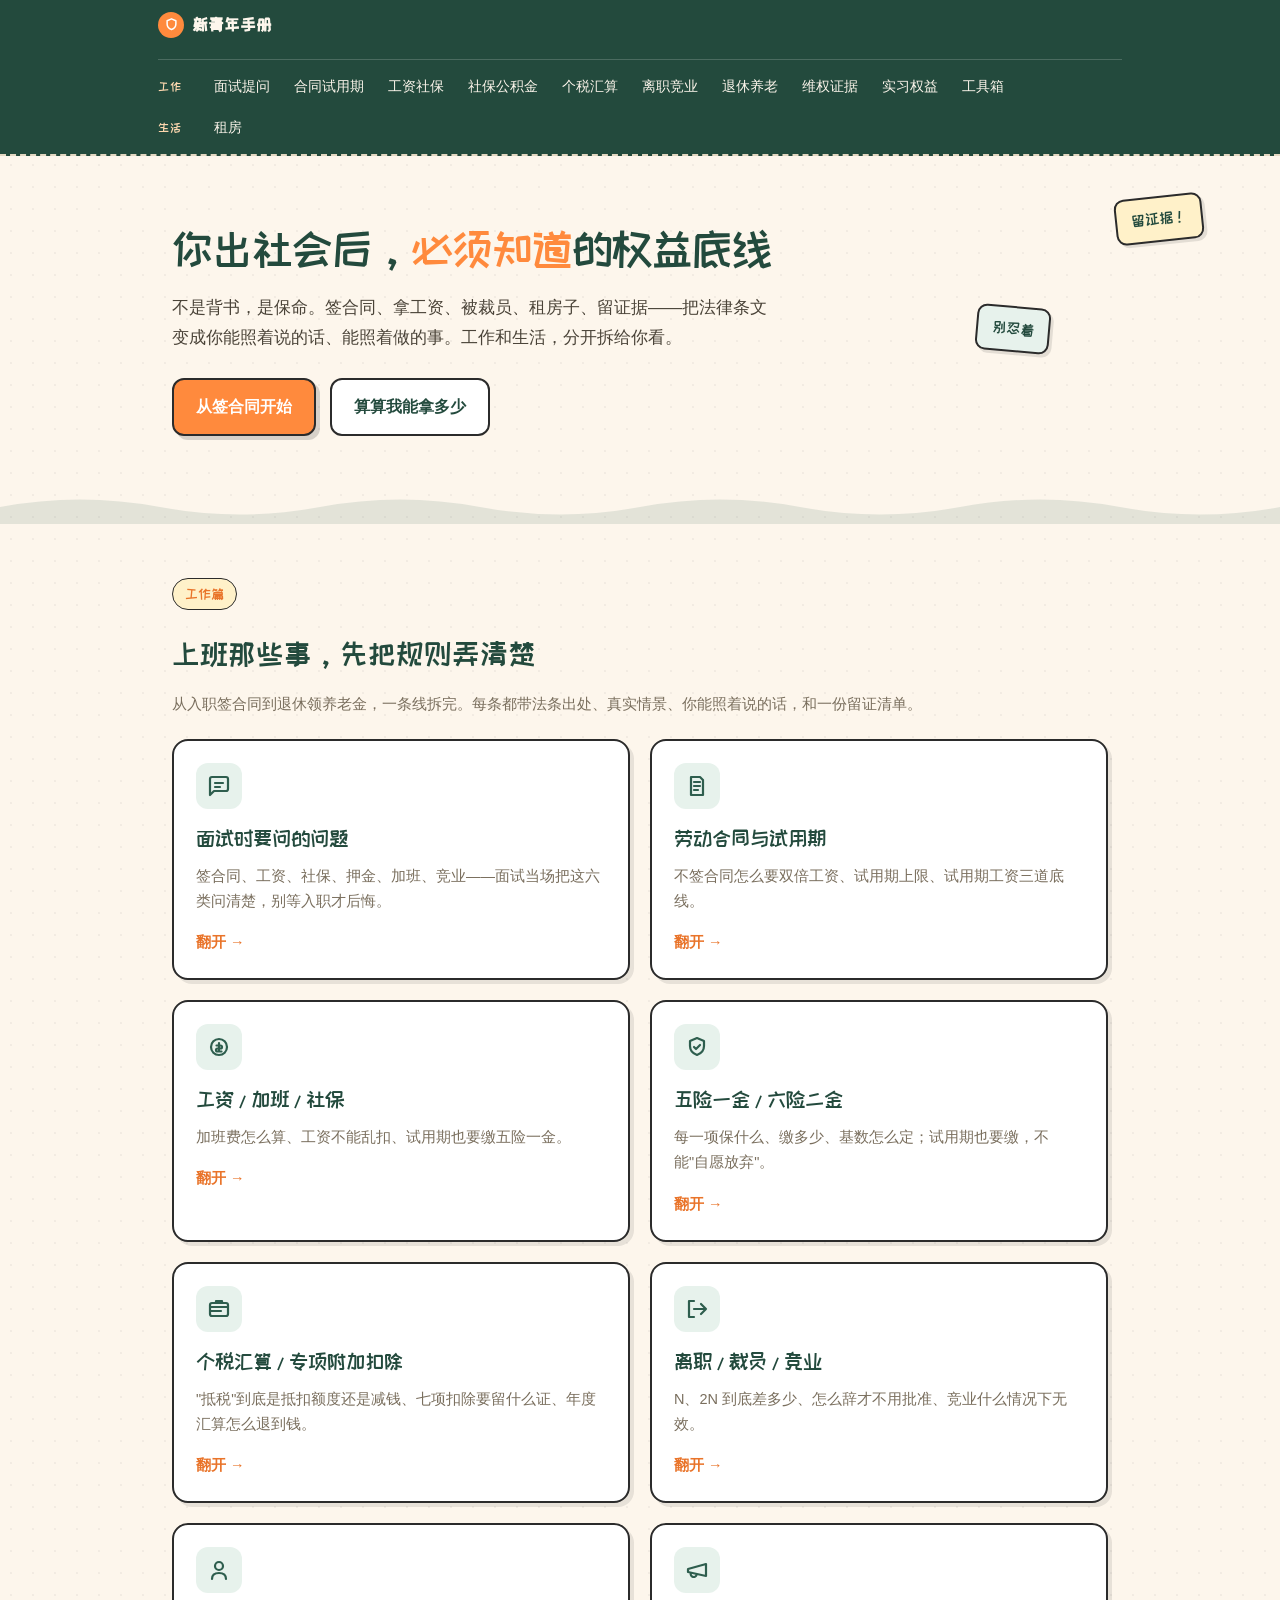
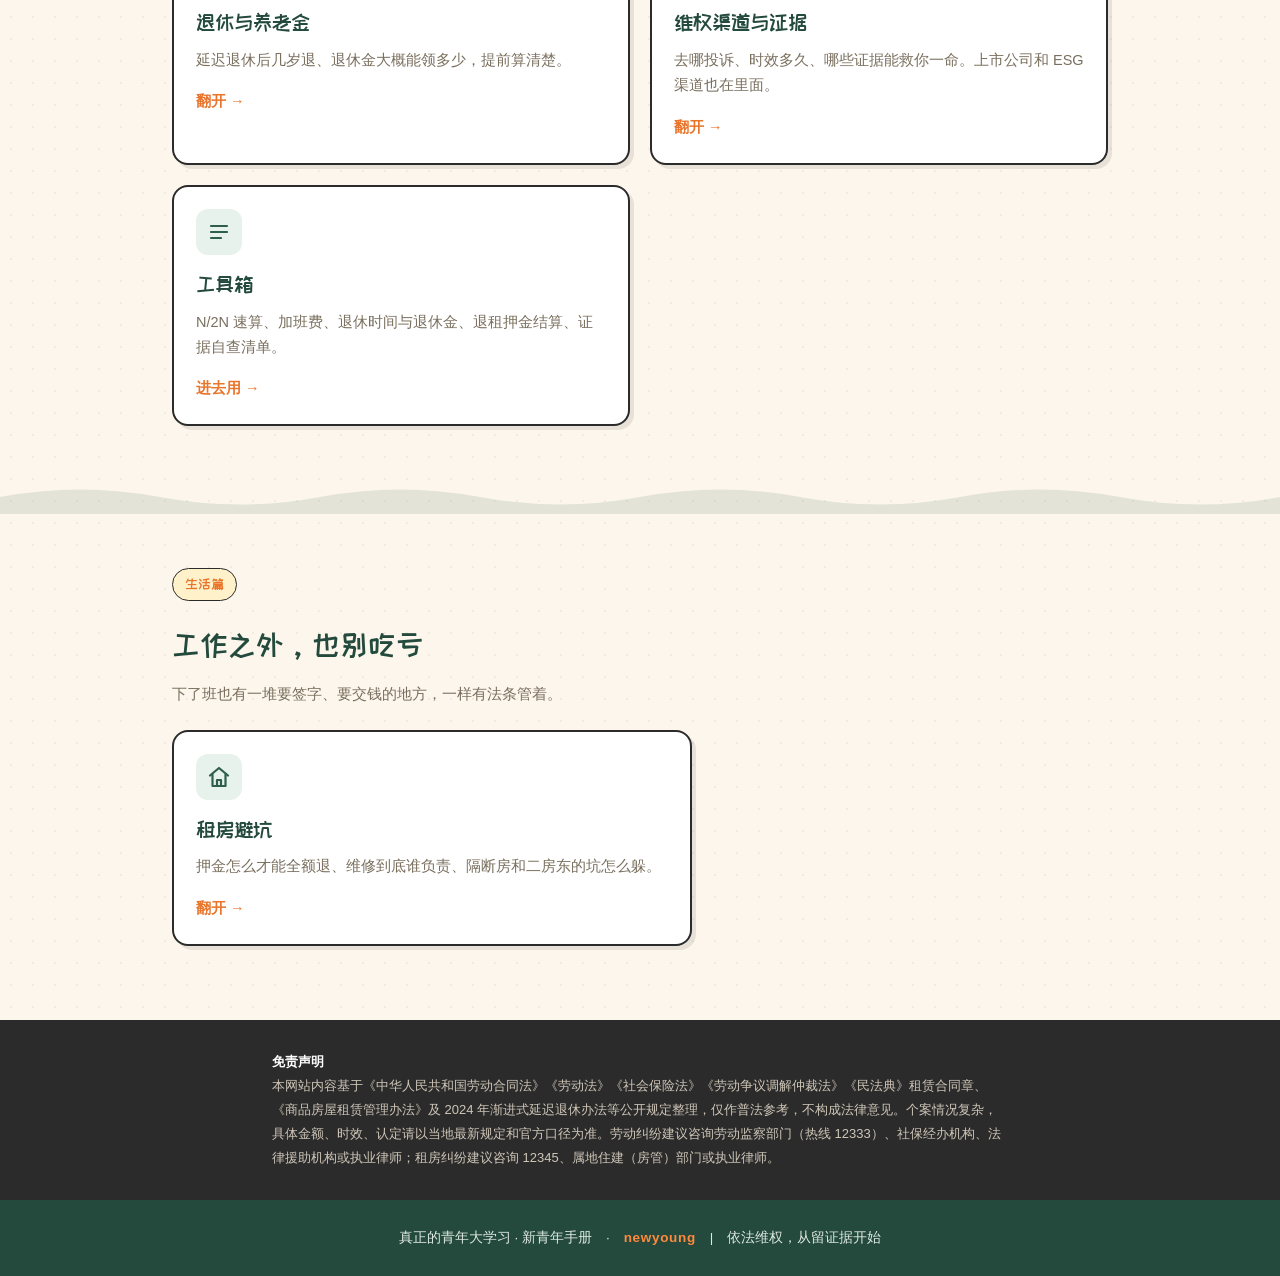
<file: index.html>
<!DOCTYPE html>
<html lang="zh-CN" data-page-node-id="7jwNkZOn8ri1VW9eKFvlQX">
<head data-page-node-id="vN882EZion7zjD1hmp7kE5">
<meta charset="UTF-8" data-page-node-id="sJhfIXm5BDnYSrBiZnS4QV">
<meta name="viewport" content="width=device-width, initial-scale=1.0" data-page-node-id="zxwOFFQTwR4CehLuU1B2xF">
<title>新青年手册 · 真正的青年大学习</title>
<meta name="description" content="新青年手册：签合同、拿工资、被裁员、租房子、社保公积金、留证据——把法律条文变成你能照着说的话、能照着做的事。工作篇和生活篇分开拆给你看。">
<meta name="keywords" content="新青年,劳动法,劳动合同法,社保,租房,维权,五险一金,个税,专项附加扣除,年度汇算,实习,实习权益">
<meta name="robots" content="index,follow">
<meta property="og:type" content="article">
<meta property="og:locale" content="zh_CN">
<meta property="og:site_name" content="新青年手册">
<meta property="og:title" content="新青年手册 · 真正的青年大学习">
<meta property="og:description" content="新青年手册：签合同、拿工资、被裁员、租房子、社保公积金、留证据——把法律条文变成你能照着说的话、能照着做的事。">
<meta name="twitter:card" content="summary">
<script type="application/ld+json">
{"@context":"https://schema.org","@type":"Article","headline":"新青年手册 · 真正的青年大学习","description":"新青年手册：签合同、拿工资、被裁员、租房子、社保公积金、留证据——把法律条文变成你能照着说的话、能照着做的事。","inLanguage":"zh-CN","url":"https://newyoung.eliokit.dev/","publisher":{"@type":"Organization","name":"新青年手册"}}
</script>
<link rel="preconnect" href="https://fonts.googleapis.com" data-page-node-id="7mWncCRfZwFAAdQpG0DzOz">
<link href="https://fonts.googleapis.com/css2?family=ZCOOL+KuaiLe&display=swap" rel="stylesheet" data-page-node-id="gFEMkN4bQpKH87uRWc5qS2">
<link rel="icon" href="favicon.ico" type="image/x-icon">
<link rel="stylesheet" href="styles.css" data-page-node-id="n5I205XzA5gTKTCwMjuLDe">
</head>
<body data-page-node-id="bGkLUibv3xJSkmZSsYZ6sv">

<nav id="topnav" data-page-node-id="jXJHKyxxdCbfAfhOfLjXEU"></nav>
<script src="nav.js"></script>

<header class="hero" data-page-node-id="v7KhMBpjGHiy5J7DwVSZMX">
  <div class="wrap" data-page-node-id="5H6A5oQzbYzPfT1hRCCzZC">
    <span class="sticker s1" data-page-node-id="AZEsnNFnTYBZnlGWH4QLXd">留证据！</span>
    <span class="sticker s2" data-page-node-id="kHg7BWYirMPdO5LKonGrH6">别忍着</span>
    <h1 data-page-node-id="kUnCOroh2gOpavAiB8Tg4g">你出社会后，<em data-page-node-id="yfCzvW7hBGEvW0yVP8vOq4">必须知道</em>的权益底线</h1>
    <p class="lead" data-page-node-id="7pngFiWiTGr5Vi0kMPC2FZ">不是背书，是保命。签合同、拿工资、被裁员、租房子、留证据——把法律条文变成你能照着说的话、能照着做的事。工作和生活，分开拆给你看。</p>
    <div class="cta" data-page-node-id="M9sZGcAZ7dp1gJ8A5XC1AU">
      <a class="primary" href="contract.html" data-page-node-id="UcJEUyQb6OeqANCRO5MqtE">从签合同开始</a>
      <a class="ghost" href="tools.html" data-page-node-id="cAQtBS9l5T7BKZlboXk4Af">算算我能拿多少</a>
    </div>
  </div>
</header>

<svg class="wave" viewBox="0 0 1200 34" preserveAspectRatio="none" fill="currentColor" data-page-node-id="oS02WlRRJXM9KCi1zRjoz9"><path d="M0 17 Q75 2 150 17 T300 17 T450 17 T600 17 T750 17 T900 17 T1050 17 T1200 17 V34 H0 Z" opacity=".12" data-page-node-id="GI57lbCXP446vVh2jK58aP"/></svg>

<!-- 工作篇 -->
<section data-page-node-id="uuMkdlM5pLQ5UJg3KZoRhu">
  <div class="wrap" data-page-node-id="O8H8hCG7egJZOPcIVyIawB">
    <div class="sec-head" data-page-node-id="NVoQzbVFUxxBwPpRCmhSwb"><span class="sec-kicker" data-page-node-id="ndRL5BlGZ3K7PQ3Q7DDPNr">工作篇</span></div>
    <h2 class="sec-title" data-page-node-id="sCebIV4hTHicNvnCbSuuxh">上班那些事，先把规则弄清楚</h2>
    <p class="sec-sub" data-page-node-id="u4FtgCKcAKgDSdvhTvjoVO">从入职签合同到退休领养老金，一条线拆完。每条都带法条出处、真实情景、你能照着说的话，和一份留证清单。</p>
    <div class="cards" data-page-node-id="gnNYAxBAbz4MP9NsoOPJ96">
      <a class="mcard" href="interview.html">
        <div class="ic"><svg width="24" height="24" viewBox="0 0 24 24" fill="none" stroke="#2E5E4E" stroke-width="2.2" stroke-linecap="round" stroke-linejoin="round"><path d="M21 15a2 2 0 0 1-2 2H7l-4 4V5a2 2 0 0 1 2-2h14a2 2 0 0 1 2 2z"/><path d="M8 9h8M8 13h5"/></svg></div>
        <h3>面试时要问的问题</h3>
        <p>签合同、工资、社保、押金、加班、竞业——面试当场把这六类问清楚，别等入职才后悔。</p>
        <span class="go">翻开 →</span>
      </a>
      <a class="mcard" href="contract.html" data-page-node-id="IGf8sKed68YWKoUgBCVMIv">
        <div class="ic" data-page-node-id="ZVuAfFPyB9TMWcehK7DATU"><svg width="24" height="24" viewBox="0 0 24 24" fill="none" stroke="#2E5E4E" stroke-width="2.2" stroke-linecap="round" stroke-linejoin="round" data-page-node-id="PifM6eLXtqnVLwJjLrjDg0"><path d="M6 3h9l3 3v15H6z" data-page-node-id="AHCegxgNYJiQxU77qXP72i"/><path d="M9 8h6M9 12h6M9 16h4" data-page-node-id="L2E5S3z5ciqtiKatP8L2HS"/></svg></div>
        <h3 data-page-node-id="65qEUgE6WB0MT9IDWgDTT7">劳动合同与试用期</h3>
        <p data-page-node-id="ToLKrRlqdhZZbNNmTk8xbi">不签合同怎么要双倍工资、试用期上限、试用期工资三道底线。</p>
        <span class="go" data-page-node-id="UzhqZbQVvRADpXkxR7yIav">翻开 →</span>
      </a>
      <a class="mcard" href="wage.html" data-page-node-id="JsOqOfNd3EtwZncY5hrxkB">
        <div class="ic" data-page-node-id="BYZtiH7Z1PKorHHujsHU38"><svg width="24" height="24" viewBox="0 0 24 24" fill="none" stroke="#2E5E4E" stroke-width="2.2" stroke-linecap="round" stroke-linejoin="round" data-page-node-id="SvmpkIm4eUHtX0SaYeotR4"><circle cx="12" cy="12" r="8" data-page-node-id="T06H6A5f7LQuL1a384FGqg"/><path d="M12 8v8M9.5 10.5h4a1.5 1.5 0 010 3h-3a1.5 1.5 0 000 3h4" data-page-node-id="Mpycqv4EqBuO2RAGrrZu5t"/></svg></div>
        <h3 data-page-node-id="7IH3P0MuRXkKDPyMskQ4uI">工资 / 加班 / 社保</h3>
        <p data-page-node-id="VxR3EkG4nAfsP9hjhWmdln">加班费怎么算、工资不能乱扣、试用期也要缴五险一金。</p>
        <span class="go" data-page-node-id="h832lB8QV0u9FAFbGZIkD4">翻开 →</span>
      </a>
      <a class="mcard" href="social-security.html">
        <div class="ic"><svg width="24" height="24" viewBox="0 0 24 24" fill="none" stroke="#2E5E4E" stroke-width="2.2" stroke-linecap="round" stroke-linejoin="round"><path d="M12 3l7 3v5c0 4.5-3 7.5-7 9-4-1.5-7-4.5-7-9V6z"/><path d="M9 12l2 2 4-4"/></svg></div>
        <h3>五险一金 / 六险二金</h3>
        <p>每一项保什么、缴多少、基数怎么定；试用期也要缴，不能"自愿放弃"。</p>
        <span class="go">翻开 →</span>
      </a>
      <a class="mcard" href="tax.html" data-page-node-id="taxCard">
        <div class="ic" data-page-node-id="taxIc"><svg width="24" height="24" viewBox="0 0 24 24" fill="none" stroke="#2E5E4E" stroke-width="2.2" stroke-linecap="round" stroke-linejoin="round" data-page-node-id="taxSvg"><path d="M4 10h16M4 14h10" data-page-node-id="a"/><rect x="3" y="6" width="18" height="13" rx="2" data-page-node-id="b"/><path d="M9 6V4h6v2" data-page-node-id="c"/></svg></div>
        <h3 data-page-node-id="taxH">个税汇算 / 专项附加扣除</h3>
        <p data-page-node-id="taxP">"抵税"到底是抵扣额度还是减钱、七项扣除要留什么证、年度汇算怎么退到钱。</p>
        <span class="go" data-page-node-id="taxGo">翻开 →</span>
      </a>
      <a class="mcard" href="leave.html" data-page-node-id="9vQfUpAn6DDyMuHOdHupem">
        <div class="ic" data-page-node-id="ikPDrwFsqsbf0fNXYAyyNg"><svg width="24" height="24" viewBox="0 0 24 24" fill="none" stroke="#2E5E4E" stroke-width="2.2" stroke-linecap="round" stroke-linejoin="round" data-page-node-id="WiellxaGbYVVG73ddhOeTu"><path d="M16 17l5-5-5-5M21 12H9" data-page-node-id="CdkZTpuQJzq5KvNFYKf1oj"/><path d="M9 4H4v16h5" data-page-node-id="baaWuFjCDTOw3axKb1UJT5"/></svg></div>
        <h3 data-page-node-id="MscleuaFV3NydLU3XoAJu8">离职 / 裁员 / 竞业</h3>
        <p data-page-node-id="G3BbDGZznViwC6X8eD9zRa">N、2N 到底差多少、怎么辞才不用批准、竞业什么情况下无效。</p>
        <span class="go" data-page-node-id="3CcXkFyAl2L74Rpjozrgbz">翻开 →</span>
      </a>
      <a class="mcard" href="retire.html" data-page-node-id="JQ5CIc2PoNuagUlHQ7kEED">
        <div class="ic" data-page-node-id="eL2ivKGqEpxDUXAVpsOtcp"><svg width="24" height="24" viewBox="0 0 24 24" fill="none" stroke="#2E5E4E" stroke-width="2.2" stroke-linecap="round" stroke-linejoin="round" data-page-node-id="2XBW5aOD5Gj70GN0GJQ3Ff"><circle cx="12" cy="8" r="4" data-page-node-id="LnvSQpzS5YxNwUYpxwHuDa"/><path d="M5 21c0-4 3-6 7-6s7 2 7 6" data-page-node-id="AI6Z23kPFPo5MvDOwnpvqy"/></svg></div>
        <h3 data-page-node-id="Of4FrxNndY0CC68oRDbeet">退休与养老金</h3>
        <p data-page-node-id="wn4VDYU20Fq1tZ4JVjVFfg">延迟退休后几岁退、退休金大概能领多少，提前算清楚。</p>
        <span class="go" data-page-node-id="SLizQk6Q10Zb5KQ6Jnikeh">翻开 →</span>
      </a>
      <a class="mcard" href="rights.html" data-page-node-id="LdF70jsAmj1uP2x2kQvvS2">
        <div class="ic" data-page-node-id="HsYgg7vXAREHi2NsyGWCTD"><svg width="24" height="24" viewBox="0 0 24 24" fill="none" stroke="#2E5E4E" stroke-width="2.2" stroke-linecap="round" stroke-linejoin="round" data-page-node-id="lN3kovlys1SDJiRPIbiDbU"><path d="M3 11l18-5v12L3 14z" data-page-node-id="dpxmhuD5o5jUqEV6D51z9i"/><path d="M11.6 16.8a3 3 0 11-5.8-1.6" data-page-node-id="ZsSXOTN8fEPcS1Ny1irefE"/></svg></div>
        <h3 data-page-node-id="RuxbniW7YMQt3pkLxL5yWo">维权渠道与证据</h3>
        <p data-page-node-id="kkAFCkZAp592LJfjy3nqFm">去哪投诉、时效多久、哪些证据能救你一命。上市公司和 ESG 渠道也在里面。</p>
        <span class="go" data-page-node-id="aLBIgCzxgSWpDGARHU5b4E">翻开 →</span>
      </a>
      <a class="mcard" href="tools.html" data-page-node-id="xKTXpAJDGuD2U5c3wxoQq5">
        <div class="ic" data-page-node-id="sEpO2qv83VqhnToPwce1co"><svg width="24" height="24" viewBox="0 0 24 24" fill="none" stroke="#2E5E4E" stroke-width="2.2" stroke-linecap="round" stroke-linejoin="round" data-page-node-id="Zh0JwMCGPWTxRAcGAqwy6f"><path d="M4 6h16M4 12h16M4 18h10" data-page-node-id="SJbMDVmfSqtq9sivK4QSC3"/></svg></div>
        <h3 data-page-node-id="WtjKGw8RWL6m9zBxDdGL8M">工具箱</h3>
        <p data-page-node-id="IJ3zu4L5l6NavmSHcm8XGn">N/2N 速算、加班费、退休时间与退休金、退租押金结算、证据自查清单。</p>
        <span class="go" data-page-node-id="goHNCzxIqDrpeKtL0frL2T">进去用 →</span>
      </a>
    </div>
  </div>
</section>

<svg class="wave" viewBox="0 0 1200 34" preserveAspectRatio="none" fill="currentColor" data-page-node-id="YY2WIcU32g2hENo8eY2RJ3"><path d="M0 17 Q75 2 150 17 T300 17 T450 17 T600 17 T750 17 T900 17 T1050 17 T1200 17 V34 H0 Z" opacity=".12" data-page-node-id="AEQuXFldmGhJWvsSuamxG9"/></svg>

<!-- 生活篇 -->
<section data-page-node-id="to3FXKsHpOz7b0op7jl1py">
  <div class="wrap" data-page-node-id="7ZOvmQiBnYyd54ku3VySRV">
    <div class="sec-head" data-page-node-id="hUrCTCNcTmqjVcWcNDa82W"><span class="sec-kicker" data-page-node-id="2CDtFBDig0ongSYZ30PI4d">生活篇</span></div>
    <h2 class="sec-title" data-page-node-id="oCALChBhqFHjlN1kp9dyfW">工作之外，也别吃亏</h2>
    <p class="sec-sub" data-page-node-id="R46FtklfIH4VG7hh3kbw13">下了班也有一堆要签字、要交钱的地方，一样有法条管着。</p>
    <a class="mcard" href="rent.html" style="display:block;max-width:520px" data-page-node-id="faRRAHRAipZ6sPAGZQxxFa">
      <div class="ic" data-page-node-id="h1ejiUaZWeBTa2FVEw8iW6"><svg width="24" height="24" viewBox="0 0 24 24" fill="none" stroke="#2E5E4E" stroke-width="2.2" stroke-linecap="round" stroke-linejoin="round" data-page-node-id="UNlWAM4NZA3VOeqPEDKMYq"><path d="M3 10.5L12 3l9 7.5" data-page-node-id="uGnaB1GRGz8H0ylkkPzSLB"/><path d="M5.5 9.5V21h13V9.5" data-page-node-id="n0MFkfRuMIZvsEzxEBiJp1"/><path d="M10 21v-6h4v6" data-page-node-id="MlYMpfy4g74hDdLXepI3eu"/></svg></div>
      <h3 data-page-node-id="7DTkOPZrvKcSljl0e26uZy">租房避坑</h3>
      <p data-page-node-id="kqKfJ5ye1K5exivH8oafo4">押金怎么才能全额退、维修到底谁负责、隔断房和二房东的坑怎么躲。</p>
      <span class="go" data-page-node-id="9ZfNdng0rfP3ntpMBxgIMZ">翻开 →</span>
    </a>
  </div>
</section>

<div class="disclaimer" data-page-node-id="KnQSXoqC7Dfb80HzHw2Cns">
  <div class="wrap" data-page-node-id="DDz95NhNPRU0IxcjoSFav6">
    <b data-page-node-id="yi1r7MswDZf9Ns0dogCIPk">免责声明</b><br data-page-node-id="xTlTWlbYo6xHFmOJlCDURQ">
    本网站内容基于《中华人民共和国劳动合同法》《劳动法》《社会保险法》《劳动争议调解仲裁法》《民法典》租赁合同章、《商品房屋租赁管理办法》及 2024 年渐进式延迟退休办法等公开规定整理，仅作普法参考，不构成法律意见。个案情况复杂，具体金额、时效、认定请以当地最新规定和官方口径为准。劳动纠纷建议咨询劳动监察部门（热线 12333）、社保经办机构、法律援助机构或执业律师；租房纠纷建议咨询 12345、属地住建（房管）部门或执业律师。
  </div>
</div>

<footer data-page-node-id="vT1BLFqIHjkqAPlCUodvwz">真正的青年大学习 · 新青年手册　·　<span class="brand-en">newyoung</span>　|　依法维权，从留证据开始</footer>

</body>
</html>
</file>
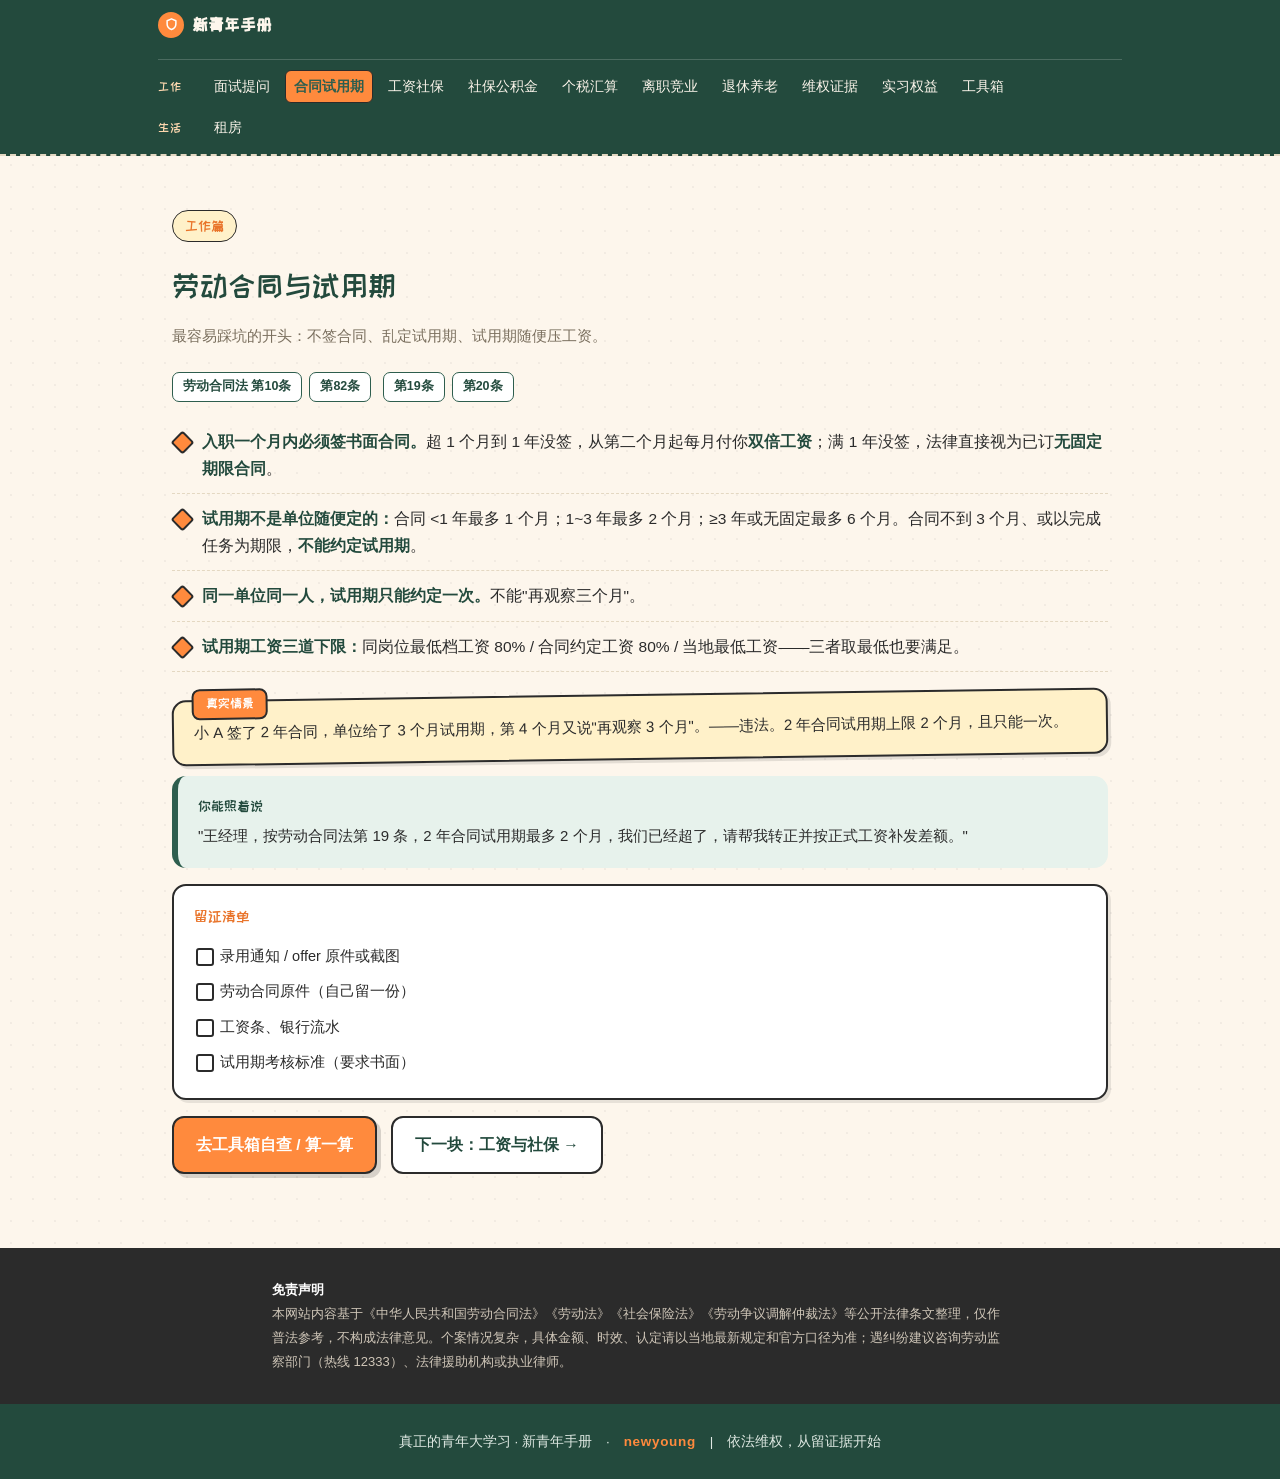
<file: contract.html>
<!DOCTYPE html>
<html lang="zh-CN" data-page-node-id="2VwbOxHPXLHgak15faVk3w">
<head data-page-node-id="9B9EPkja74YNPyIEZDrg28">
<meta charset="UTF-8" data-page-node-id="5bSkIecrGdFXa0Te7A4IvY">
<meta name="viewport" content="width=device-width, initial-scale=1.0" data-page-node-id="JUyJF1OrX17HH3F1pTweAf">
<title>劳动合同与试用期 · 新青年手册</title>
<meta name="description" content="不签合同怎么要双倍工资、试用期上限几个月、试用期工资三道底线，附真实情景与留证清单。">
<meta name="keywords" content="劳动合同,试用期,双倍工资,书面合同,试用期工资">
<meta name="robots" content="index,follow">
<meta property="og:type" content="article">
<meta property="og:locale" content="zh_CN">
<meta property="og:site_name" content="新青年手册">
<meta property="og:title" content="劳动合同与试用期 · 新青年手册">
<meta property="og:description" content="不签合同怎么要双倍工资、试用期上限几个月、试用期工资三道底线，附真实情景与留证清单。">
<meta name="twitter:card" content="summary">
<script type="application/ld+json">
{"@context":"https://schema.org","@type":"Article","headline":"劳动合同与试用期 · 新青年手册","description":"不签合同怎么要双倍工资、试用期上限几个月、试用期工资三道底线，附真实情景与留证清单。","inLanguage":"zh-CN","url":"https://newyoung.eliokit.dev/contract.html","publisher":{"@type":"Organization","name":"新青年手册"}}
</script>
<link rel="preconnect" href="https://fonts.googleapis.com" data-page-node-id="jDwfWm5Q1r5C3g9CS64qNf">
<link href="https://fonts.googleapis.com/css2?family=ZCOOL+KuaiLe&display=swap" rel="stylesheet" data-page-node-id="VjpWvNQT1uBH5UO47DkxED">
<link rel="icon" href="favicon.ico" type="image/x-icon">
<link rel="stylesheet" href="styles.css" data-page-node-id="my06hyXtfSM8gGxyqjAJwc">
</head>
<body data-page-node-id="ZfVrnfOyfDtu2bWnaX9mv5">

<nav id="topnav"></nav>
<script src="nav.js"></script>

<section data-page-node-id="6zSpRIho4wUCCj78M1FDGC">
  <div class="wrap" data-page-node-id="IZhyXEcjJKhRqkfitRjadk">
    <div class="sec-head" data-page-node-id="1ve7bnf4CidqJ7wvMLYzPG"><span class="sec-kicker" data-page-node-id="7dG1uDWYeVyv3OH5WejipE">工作篇</span></div>
    <h2 class="sec-title" data-page-node-id="6JGjQFVCHwNJKIeadHuaVg">劳动合同与试用期</h2>
    <p class="sec-sub" data-page-node-id="ctXXNARQ8Jp8sRAWTpqT6R">最容易踩坑的开头：不签合同、乱定试用期、试用期随便压工资。</p>
    <div data-page-node-id="FEe5ukgxBGMPzBrIG3CDMc">
      <span class="law" data-page-node-id="67clobFB3oodTfjJvaz3nk">劳动合同法 第10条</span><span class="law" data-page-node-id="GhQuc0RIGfsDTLGeYfVdyQ">第82条</span>
      <span class="law" data-page-node-id="sY2TxEMhyRu7E6xcRRGCNm">第19条</span><span class="law" data-page-node-id="p9K4rjOIQlpXWVUMFRDnk5">第20条</span>
    </div>
    <ul class="points" data-page-node-id="uk6a1U2vKkdTVcsfCAjeP0">
      <li data-page-node-id="JpwcibOiAzgTJHe6UhE2bc"><b data-page-node-id="1EPb7V1JhzTpdPCOgPEg7p">入职一个月内必须签书面合同。</b>超 1 个月到 1 年没签，从第二个月起每月付你<b data-page-node-id="EEz9JmGD508fEZXiyk4UtH">双倍工资</b>；满 1 年没签，法律直接视为已订<b data-page-node-id="jeQgkkPG4W9cNzKN1iaahh">无固定期限合同</b>。</li>
      <li data-page-node-id="GfPLDY2i91JEZFuJAHu2H5"><b data-page-node-id="1foWAdrmYfHYnr3KBFAple">试用期不是单位随便定的：</b>合同 &lt;1 年最多 1 个月；1~3 年最多 2 个月；≥3 年或无固定最多 6 个月。合同不到 3 个月、或以完成任务为期限，<b data-page-node-id="ZR2XNBSY6j1LOWYBRoojhU">不能约定试用期</b>。</li>
      <li data-page-node-id="PW8nLSSz5CPgrhWK2PpItx"><b data-page-node-id="BIE6eRxjsfjZW3RrZ1CYHZ">同一单位同一人，试用期只能约定一次。</b>不能"再观察三个月"。</li>
      <li data-page-node-id="8qhNG41RuPBNflnIyLchFj"><b data-page-node-id="yVvKdbti8hsQH9oN74OyHn">试用期工资三道下限：</b>同岗位最低档工资 80% / 合同约定工资 80% / 当地最低工资——三者取最低也要满足。</li>
    </ul>

    <div class="block case" data-page-node-id="vssDQznryNdIlOSO7BxoTQ">
      <p data-page-node-id="Ii2sE2p84gKxoDY2opzXaG">小 A 签了 2 年合同，单位给了 3 个月试用期，第 4 个月又说"再观察 3 个月"。——违法。2 年合同试用期上限 2 个月，且只能一次。</p>
    </div>
    <div class="block say" data-page-node-id="OGRWYJfljGNhg1iVw6hqLc">
      <span class="tag" data-page-node-id="hZnYeGNsmaW0QTr6yQ4C7u">你能照着说</span>
      <p data-page-node-id="ABWVAned1oJHk6d2Q0pfjf">"王经理，按劳动合同法第 19 条，2 年合同试用期最多 2 个月，我们已经超了，请帮我转正并按正式工资补发差额。"</p>
    </div>
    <div class="block evi" data-page-node-id="ER2vlJBbDYHKeFyfWFahYi">
      <span class="tag" data-page-node-id="57O6jfTCoDi0mniASc81T8">留证清单</span>
      <ul data-page-node-id="GBc1jVPtIp8qVZfiqEJd32">
        <li data-page-node-id="frDTHFd8FCRXEXkke0Q0El">录用通知 / offer 原件或截图</li>
        <li data-page-node-id="GnlHR3E7c6qaWYWNaQTfyA">劳动合同原件（自己留一份）</li>
        <li data-page-node-id="yp8ommQGhGXDNj98byAmMx">工资条、银行流水</li>
        <li data-page-node-id="BIe2MiSJHsVniagiB3K8JV">试用期考核标准（要求书面）</li>
      </ul>
    </div>

    <div class="cta" data-page-node-id="mxS1a7JzTFGsKiSLFqqZR0">
      <a class="primary" href="tools.html" data-page-node-id="eEDWnXkmLDqRcXJeaM9hWH">去工具箱自查 / 算一算</a>
      <a class="ghost" href="wage.html" data-page-node-id="SvLHUz1dM7wzDpDlBtYBPN">下一块：工资与社保 →</a>
    </div>
  </div>
</section>

<div class="disclaimer" data-page-node-id="5xqQAPKfhEMg9vThO3bfcE">
  <div class="wrap" data-page-node-id="TQubFR6AMHkaJRZ6he6iC9">
    <b data-page-node-id="I5AlNebQ8yD86Xu0xpHqzv">免责声明</b><br data-page-node-id="J6aGQnb7SDqTKCDQJekFD0">
    本网站内容基于《中华人民共和国劳动合同法》《劳动法》《社会保险法》《劳动争议调解仲裁法》等公开法律条文整理，仅作普法参考，不构成法律意见。个案情况复杂，具体金额、时效、认定请以当地最新规定和官方口径为准；遇纠纷建议咨询劳动监察部门（热线 12333）、法律援助机构或执业律师。
  </div>
</div>

<footer data-page-node-id="z63XoAHHAfPmaqMHAyobWq">真正的青年大学习 · 新青年手册　·　<span class="brand-en">newyoung</span>　|　依法维权，从留证据开始</footer>

<script src="law.js"></script>
</body>
</html>
</file>
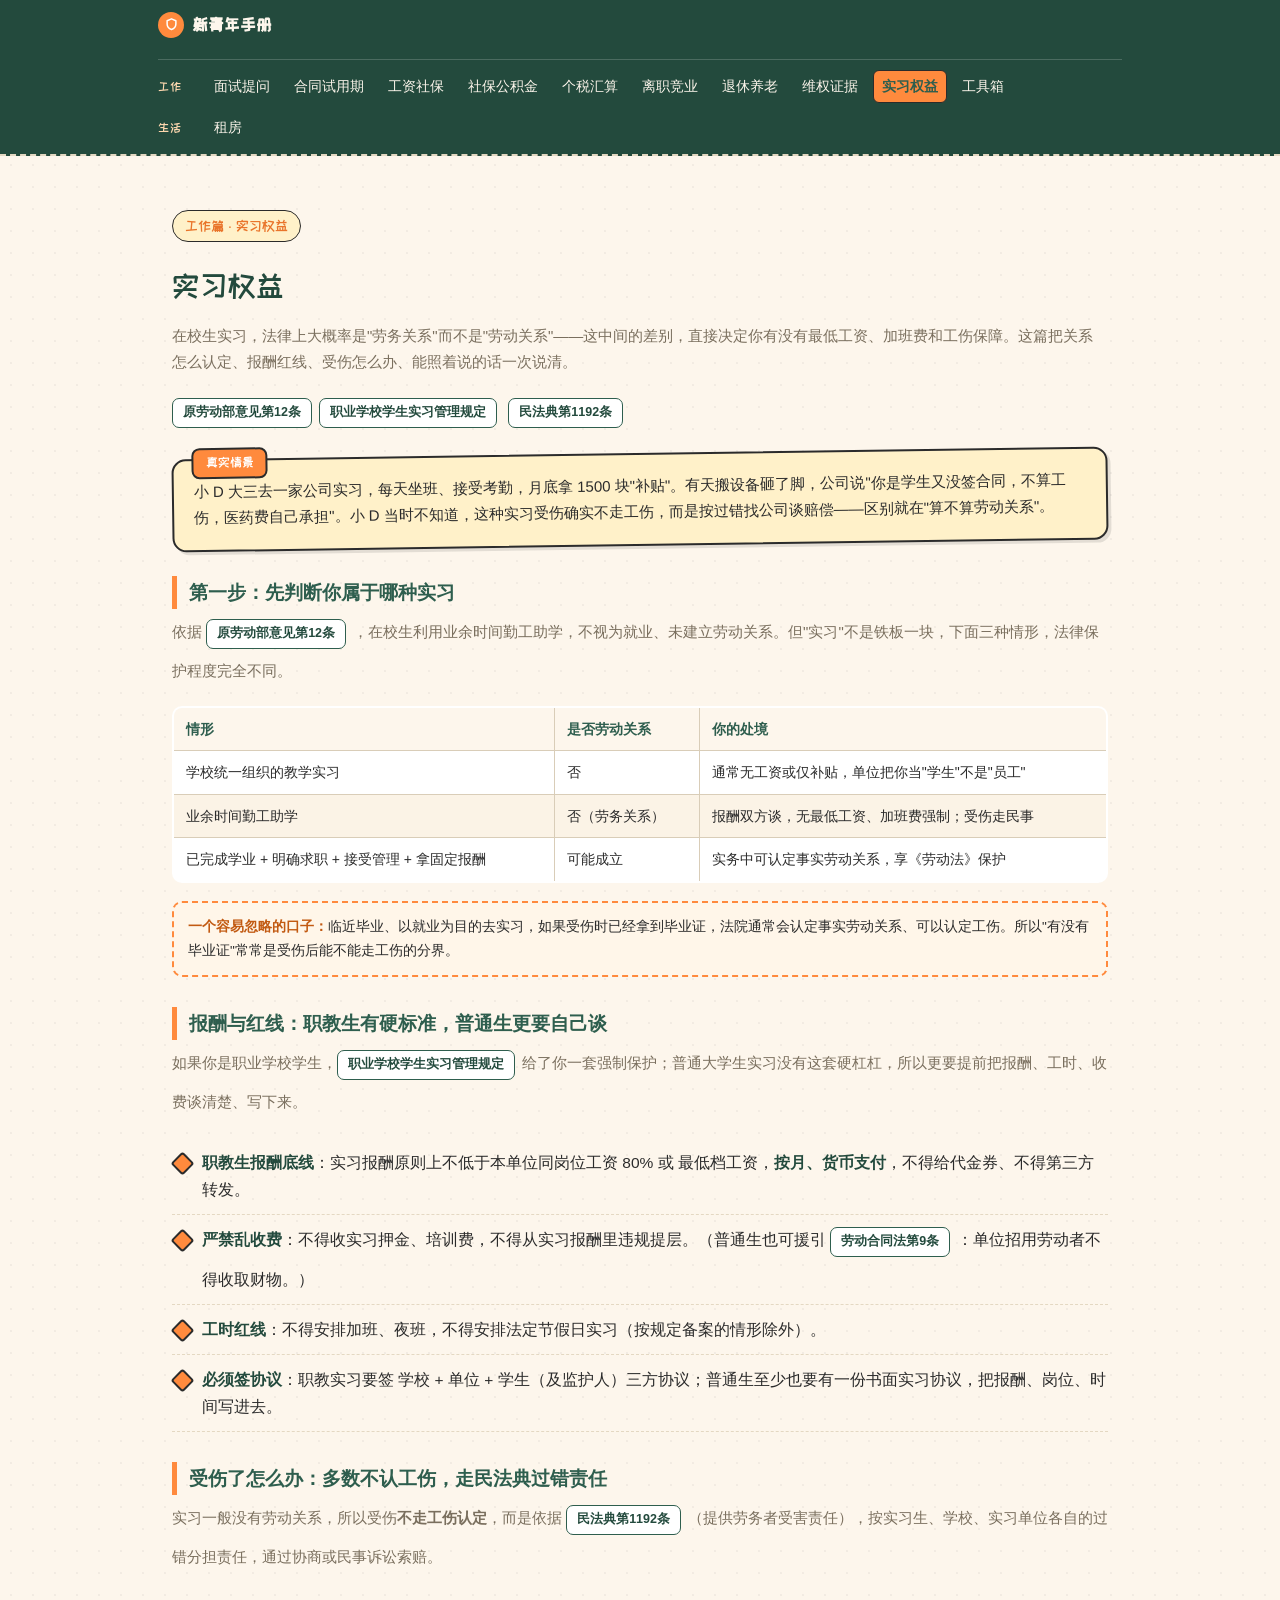
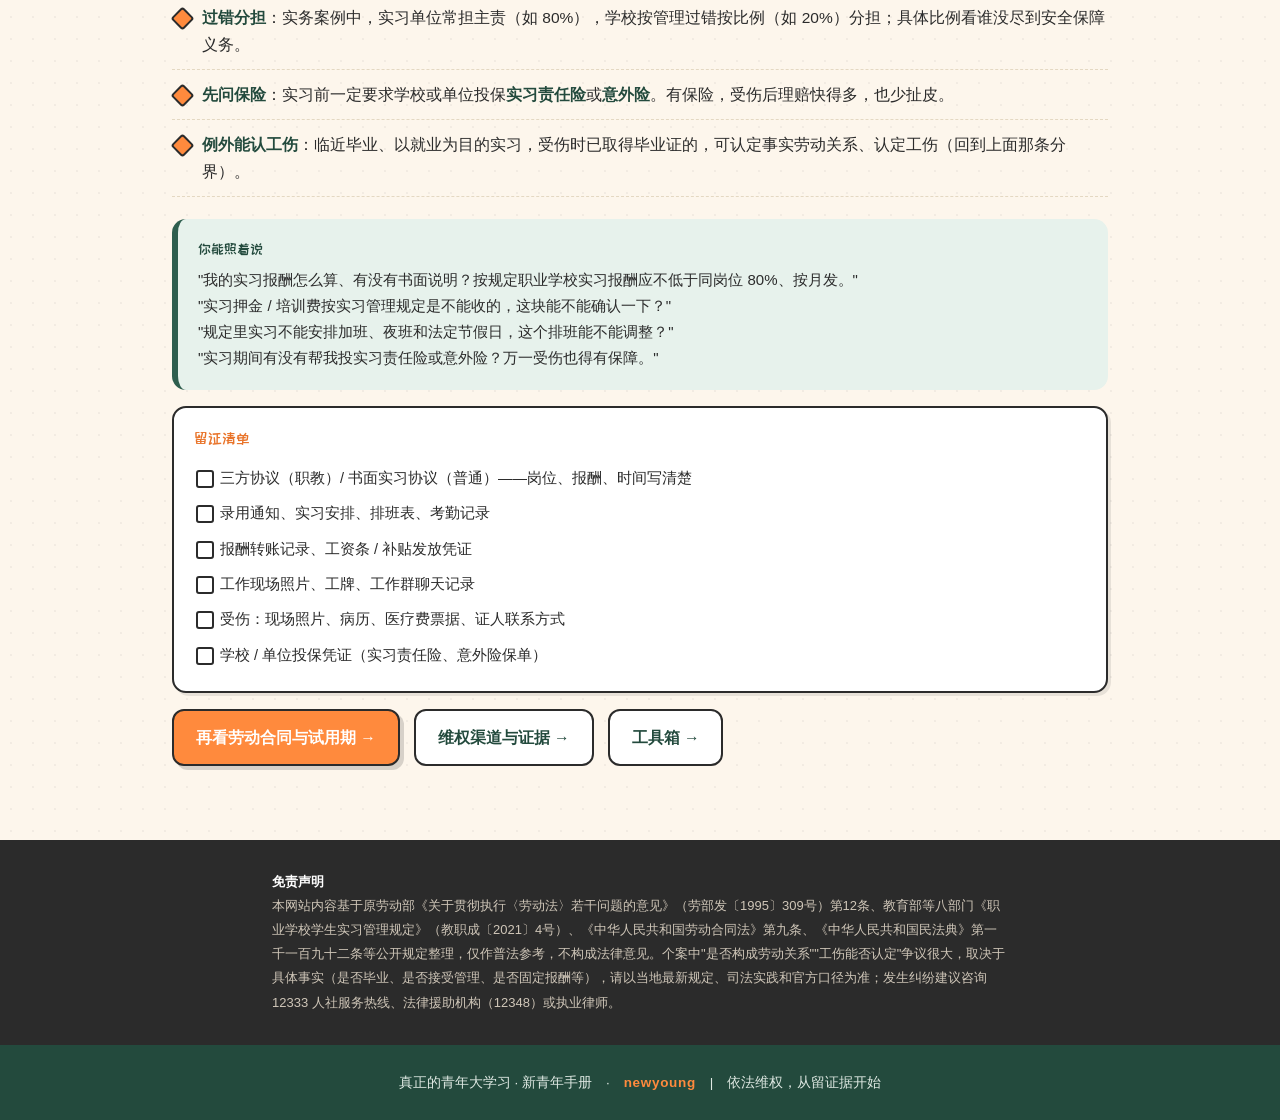
<file: internship.html>
<!DOCTYPE html>
<html lang="zh-CN">
<head>
<meta charset="UTF-8">
<meta name="viewport" content="width=device-width, initial-scale=1.0">
<title>实习权益 · 新青年手册</title>
<meta name="description" content="在校实习算不算劳动关系？职业学校实习报酬红线、实习生受伤不认工伤怎么办、能照着说的话和留证清单——新青年出校门前先看清。">
<meta name="keywords" content="实习,实习权益,在校生实习,劳务关系,职业学校实习管理规定,实习报酬,实习受伤,民法典1192条">
<meta name="robots" content="index,follow">
<meta property="og:type" content="article">
<meta property="og:locale" content="zh_CN">
<meta property="og:site_name" content="新青年手册">
<meta property="og:title" content="实习权益 · 新青年手册">
<meta property="og:description" content="在校实习算不算劳动关系？实习报酬红线、实习生受伤怎么办、能照着说的话——新青年出校门前先看清。">
<meta name="twitter:card" content="summary">
<script type="application/ld+json">
{"@context":"https://schema.org","@type":"Article","headline":"实习权益 · 新青年手册","description":"在校实习算不算劳动关系？实习报酬红线、实习生受伤怎么办、能照着说的话。","inLanguage":"zh-CN","url":"https://newyoung.eliokit.dev/internship.html","publisher":{"@type":"Organization","name":"新青年手册"}}
</script>
<link rel="preconnect" href="https://fonts.googleapis.com">
<link href="https://fonts.googleapis.com/css2?family=ZCOOL+KuaiLe&display=swap" rel="stylesheet">
<link rel="icon" href="favicon.ico" type="image/x-icon">
<link rel="stylesheet" href="styles.css">
</head>
<body>

<nav id="topnav"></nav>
<script src="nav.js"></script>

<section>
  <div class="wrap">
    <div class="sec-head"><span class="sec-kicker">工作篇 · 实习权益</span></div>
    <h2 class="sec-title">实习权益</h2>
    <p class="sec-sub">在校生实习，法律上大概率是"劳务关系"而不是"劳动关系"——这中间的差别，直接决定你有没有最低工资、加班费和工伤保障。这篇把关系怎么认定、报酬红线、受伤怎么办、能照着说的话一次说清。</p>
    <div>
      <span class="law">原劳动部意见第12条</span><span class="law">职业学校学生实习管理规定</span>
      <span class="law">民法典第1192条</span>
    </div>

    <div class="block case">
      <p>小 D 大三去一家公司实习，每天坐班、接受考勤，月底拿 1500 块"补贴"。有天搬设备砸了脚，公司说"你是学生又没签合同，不算工伤，医药费自己承担"。小 D 当时不知道，这种实习受伤确实不走工伤，而是按过错找公司谈赔偿——区别就在"算不算劳动关系"。</p>
    </div>

    <div class="sub-title">第一步：先判断你属于哪种实习</div>
    <p class="sec-sub" style="margin-top:0">依据 <span class="law">原劳动部意见第12条</span>，在校生利用业余时间勤工助学，不视为就业、未建立劳动关系。但"实习"不是铁板一块，下面三种情形，法律保护程度完全不同。</p>
    <table class="deduct">
      <thead>
        <tr><th>情形</th><th>是否劳动关系</th><th>你的处境</th></tr>
      </thead>
      <tbody>
        <tr><td>学校统一组织的教学实习</td><td>否</td><td>通常无工资或仅补贴，单位把你当"学生"不是"员工"</td></tr>
        <tr><td>业余时间勤工助学</td><td>否（劳务关系）</td><td>报酬双方谈，无最低工资、加班费强制；受伤走民事</td></tr>
        <tr><td>已完成学业 + 明确求职 + 接受管理 + 拿固定报酬</td><td>可能成立</td><td>实务中可认定事实劳动关系，享《劳动法》保护</td></tr>
      </tbody>
    </table>
    <div class="note"><b>一个容易忽略的口子：</b>临近毕业、以就业为目的去实习，如果受伤时已经拿到毕业证，法院通常会认定事实劳动关系、可以认定工伤。所以"有没有毕业证"常常是受伤后能不能走工伤的分界。</div>

    <div class="sub-title">报酬与红线：职教生有硬标准，普通生更要自己谈</div>
    <p class="sec-sub" style="margin-top:0">如果你是职业学校学生，<span class="law">职业学校学生实习管理规定</span>给了你一套强制保护；普通大学生实习没有这套硬杠杠，所以更要提前把报酬、工时、收费谈清楚、写下来。</p>
    <div class="points">
      <li><b>职教生报酬底线</b>：实习报酬原则上不低于本单位同岗位工资 80% 或 最低档工资，<b>按月、货币支付</b>，不得给代金券、不得第三方转发。</li>
      <li><b>严禁乱收费</b>：不得收实习押金、培训费，不得从实习报酬里违规提层。（普通生也可援引 <span class="law">劳动合同法第9条</span>：单位招用劳动者不得收取财物。）</li>
      <li><b>工时红线</b>：不得安排加班、夜班，不得安排法定节假日实习（按规定备案的情形除外）。</li>
      <li><b>必须签协议</b>：职教实习要签 学校 + 单位 + 学生（及监护人）三方协议；普通生至少也要有一份书面实习协议，把报酬、岗位、时间写进去。</li>
    </div>

    <div class="sub-title">受伤了怎么办：多数不认工伤，走民法典过错责任</div>
    <p class="sec-sub" style="margin-top:0">实习一般没有劳动关系，所以受伤<b>不走工伤认定</b>，而是依据 <span class="law">民法典第1192条</span>（提供劳务者受害责任），按实习生、学校、实习单位各自的过错分担责任，通过协商或民事诉讼索赔。</p>
    <div class="points">
      <li><b>过错分担</b>：实务案例中，实习单位常担主责（如 80%），学校按管理过错按比例（如 20%）分担；具体比例看谁没尽到安全保障义务。</li>
      <li><b>先问保险</b>：实习前一定要求学校或单位投保<b>实习责任险</b>或<b>意外险</b>。有保险，受伤后理赔快得多，也少扯皮。</li>
      <li><b>例外能认工伤</b>：临近毕业、以就业为目的实习，受伤时已取得毕业证的，可认定事实劳动关系、认定工伤（回到上面那条分界）。</li>
    </div>

    <div class="block say">
      <span class="tag">你能照着说</span>
      <p>"我的实习报酬怎么算、有没有书面说明？按规定职业学校实习报酬应不低于同岗位 80%、按月发。"</p>
      <p>"实习押金 / 培训费按实习管理规定是不能收的，这块能不能确认一下？"</p>
      <p>"规定里实习不能安排加班、夜班和法定节假日，这个排班能不能调整？"</p>
      <p>"实习期间有没有帮我投实习责任险或意外险？万一受伤也得有保障。"</p>
    </div>

    <div class="block evi">
      <span class="tag">留证清单</span>
      <ul>
        <li>三方协议（职教）/ 书面实习协议（普通）——岗位、报酬、时间写清楚</li>
        <li>录用通知、实习安排、排班表、考勤记录</li>
        <li>报酬转账记录、工资条 / 补贴发放凭证</li>
        <li>工作现场照片、工牌、工作群聊天记录</li>
        <li>受伤：现场照片、病历、医疗费票据、证人联系方式</li>
        <li>学校 / 单位投保凭证（实习责任险、意外险保单）</li>
      </ul>
    </div>

    <div class="cta">
      <a class="primary" href="contract.html">再看劳动合同与试用期 →</a>
      <a class="ghost" href="rights.html">维权渠道与证据 →</a>
      <a class="ghost" href="tools.html">工具箱 →</a>
    </div>
  </div>
</section>

<div class="disclaimer">
  <div class="wrap">
    <b>免责声明</b><br>
    本网站内容基于原劳动部《关于贯彻执行〈劳动法〉若干问题的意见》（劳部发〔1995〕309号）第12条、教育部等八部门《职业学校学生实习管理规定》（教职成〔2021〕4号）、《中华人民共和国劳动合同法》第九条、《中华人民共和国民法典》第一千一百九十二条等公开规定整理，仅作普法参考，不构成法律意见。个案中"是否构成劳动关系""工伤能否认定"争议很大，取决于具体事实（是否毕业、是否接受管理、是否固定报酬等），请以当地最新规定、司法实践和官方口径为准；发生纠纷建议咨询 12333 人社服务热线、法律援助机构（12348）或执业律师。
  </div>
</div>

<footer>真正的青年大学习 · 新青年手册　·　<span class="brand-en">newyoung</span>　|　依法维权，从留证据开始</footer>

<script src="law.js"></script>
</body>
</html>
</file>
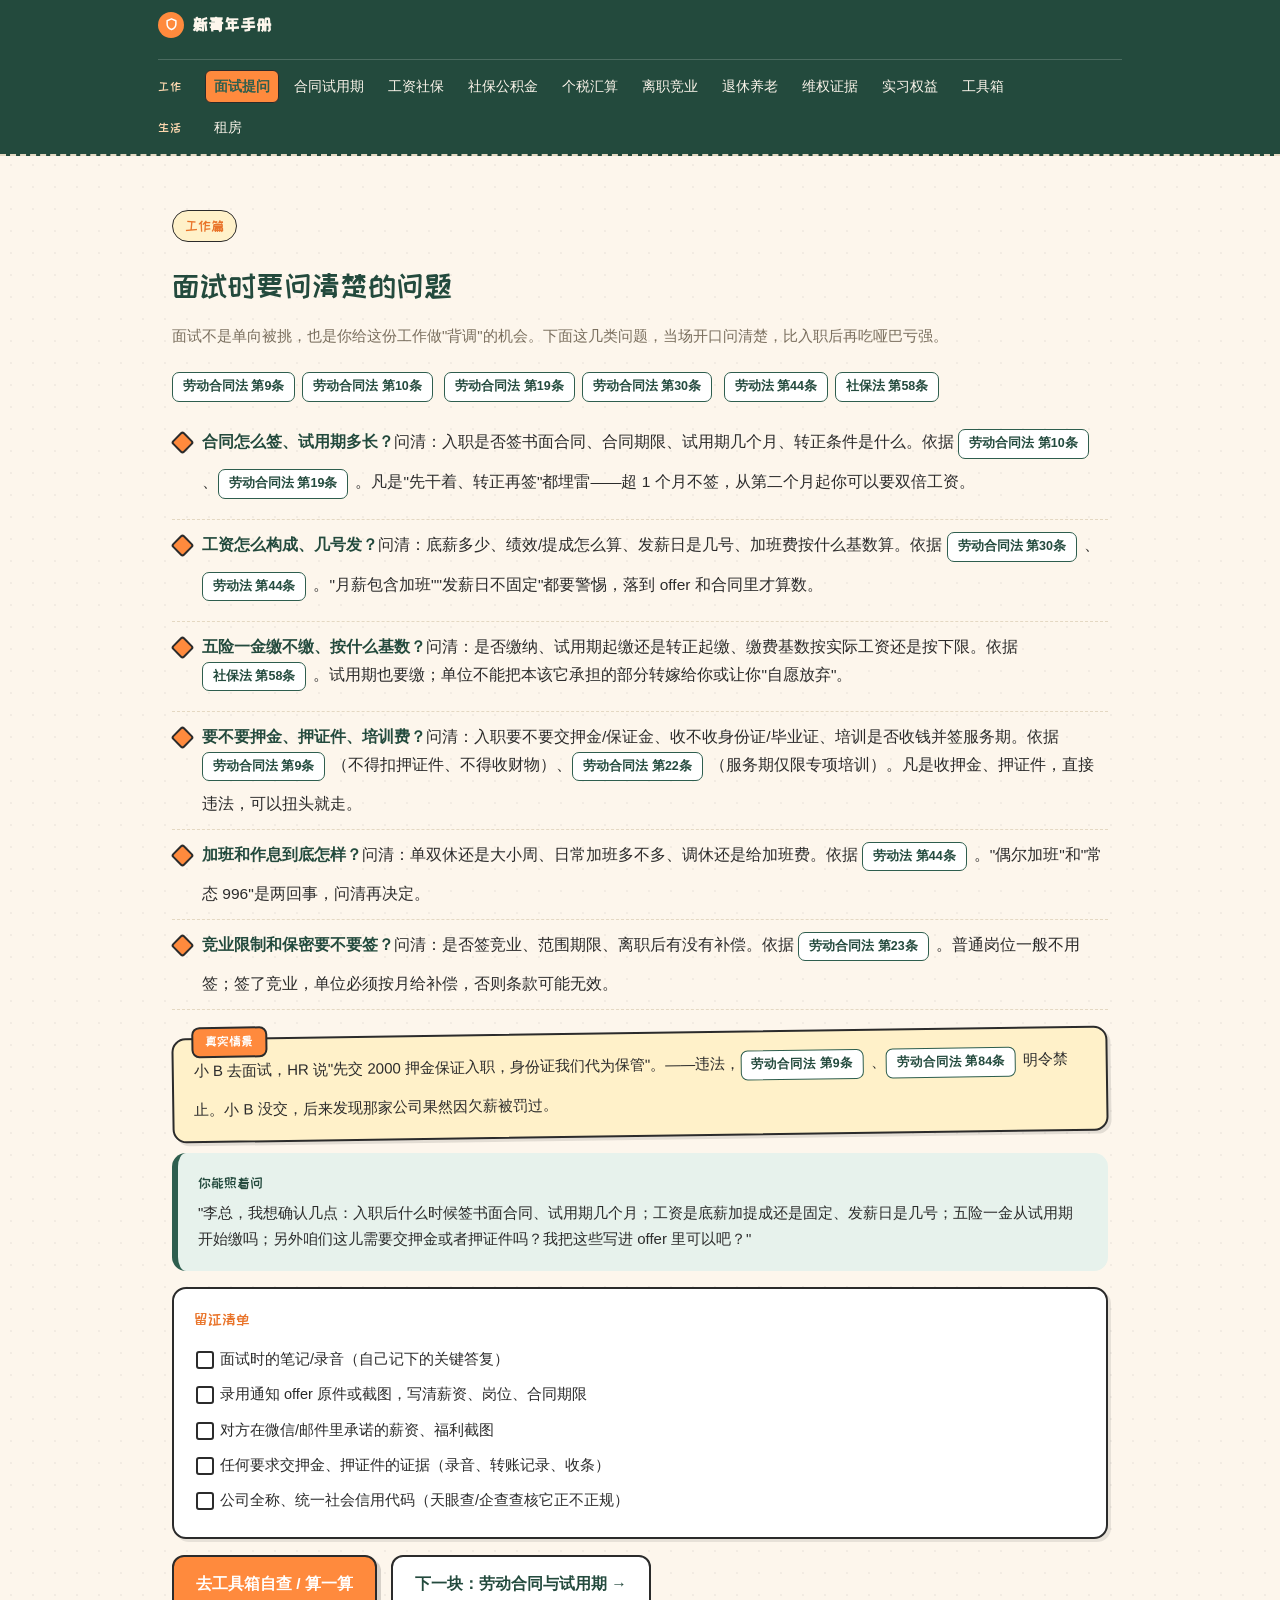
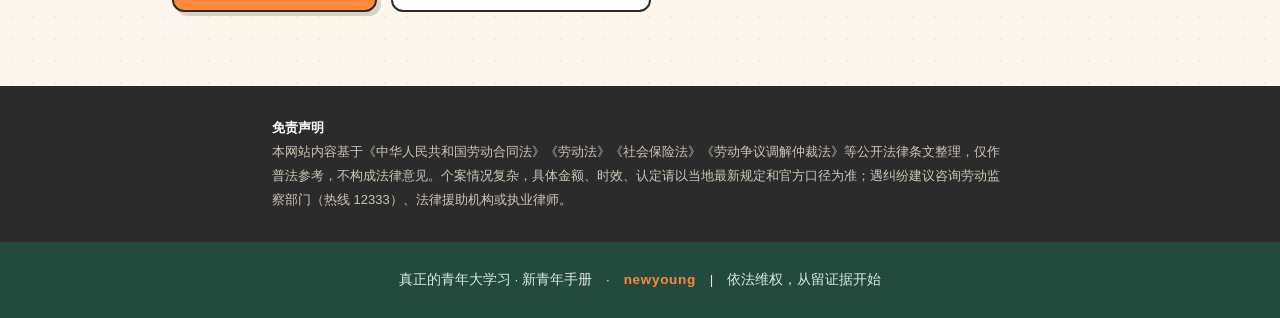
<file: interview.html>
<!DOCTYPE html>
<html lang="zh-CN">
<head>
<meta charset="UTF-8">
<meta name="viewport" content="width=device-width, initial-scale=1.0">
<title>面试时要问清楚的问题 · 新青年手册</title>
<meta name="description" content="面试不是单向被挑。合同、工资、社保、押金、加班、竞业六类问题当场问清，附照着问的话术与留证清单。">
<meta name="keywords" content="面试提问,入职注意事项,劳动合同,试用期,社保,押金">
<meta name="robots" content="index,follow">
<meta property="og:type" content="article">
<meta property="og:locale" content="zh_CN">
<meta property="og:site_name" content="新青年手册">
<meta property="og:title" content="面试时要问清楚的问题 · 新青年手册">
<meta property="og:description" content="面试不是单向被挑。合同、工资、社保、押金、加班、竞业六类问题当场问清，附照着问的话术与留证清单。">
<meta name="twitter:card" content="summary">
<script type="application/ld+json">
{"@context":"https://schema.org","@type":"Article","headline":"面试时要问清楚的问题 · 新青年手册","description":"面试不是单向被挑。合同、工资、社保、押金、加班、竞业六类问题当场问清，附照着问的话术与留证清单。","inLanguage":"zh-CN","url":"https://newyoung.eliokit.dev/interview.html","publisher":{"@type":"Organization","name":"新青年手册"}}
</script>
<link rel="preconnect" href="https://fonts.googleapis.com">
<link href="https://fonts.googleapis.com/css2?family=ZCOOL+KuaiLe&display=swap" rel="stylesheet">
<link rel="icon" href="favicon.ico" type="image/x-icon">
<link rel="stylesheet" href="styles.css">
</head>
<body>

<nav id="topnav"></nav>
<script src="nav.js"></script>

<section>
  <div class="wrap">
    <div class="sec-head"><span class="sec-kicker">工作篇</span></div>
    <h2 class="sec-title">面试时要问清楚的问题</h2>
    <p class="sec-sub">面试不是单向被挑，也是你给这份工作做"背调"的机会。下面这几类问题，当场开口问清楚，比入职后再吃哑巴亏强。</p>
    <div>
      <span class="law">劳动合同法 第9条</span><span class="law">劳动合同法 第10条</span>
      <span class="law">劳动合同法 第19条</span><span class="law">劳动合同法 第30条</span>
      <span class="law">劳动法 第44条</span><span class="law">社保法 第58条</span>
    </div>
    <ul class="points">
      <li><b>合同怎么签、试用期多长？</b>问清：入职是否签书面合同、合同期限、试用期几个月、转正条件是什么。依据 <span class="law">劳动合同法 第10条</span>、<span class="law">劳动合同法 第19条</span>。凡是"先干着、转正再签"都埋雷——超 1 个月不签，从第二个月起你可以要双倍工资。</li>
      <li><b>工资怎么构成、几号发？</b>问清：底薪多少、绩效/提成怎么算、发薪日是几号、加班费按什么基数算。依据 <span class="law">劳动合同法 第30条</span>、<span class="law">劳动法 第44条</span>。"月薪包含加班""发薪日不固定"都要警惕，落到 offer 和合同里才算数。</li>
      <li><b>五险一金缴不缴、按什么基数？</b>问清：是否缴纳、试用期起缴还是转正起缴、缴费基数按实际工资还是按下限。依据 <span class="law">社保法 第58条</span>。试用期也要缴；单位不能把本该它承担的部分转嫁给你或让你"自愿放弃"。</li>
      <li><b>要不要押金、押证件、培训费？</b>问清：入职要不要交押金/保证金、收不收身份证/毕业证、培训是否收钱并签服务期。依据 <span class="law">劳动合同法 第9条</span>（不得扣押证件、不得收财物）、<span class="law">劳动合同法 第22条</span>（服务期仅限专项培训）。凡是收押金、押证件，直接违法，可以扭头就走。</li>
      <li><b>加班和作息到底怎样？</b>问清：单双休还是大小周、日常加班多不多、调休还是给加班费。依据 <span class="law">劳动法 第44条</span>。"偶尔加班"和"常态 996"是两回事，问清再决定。</li>
      <li><b>竞业限制和保密要不要签？</b>问清：是否签竞业、范围期限、离职后有没有补偿。依据 <span class="law">劳动合同法 第23条</span>。普通岗位一般不用签；签了竞业，单位必须按月给补偿，否则条款可能无效。</li>
    </ul>

    <div class="block case">
      <p>小 B 去面试，HR 说"先交 2000 押金保证入职，身份证我们代为保管"。——违法，<span class="law">劳动合同法 第9条</span>、<span class="law">劳动合同法 第84条</span>明令禁止。小 B 没交，后来发现那家公司果然因欠薪被罚过。</p>
    </div>
    <div class="block say">
      <span class="tag">你能照着问</span>
      <p>"李总，我想确认几点：入职后什么时候签书面合同、试用期几个月；工资是底薪加提成还是固定、发薪日是几号；五险一金从试用期开始缴吗；另外咱们这儿需要交押金或者押证件吗？我把这些写进 offer 里可以吧？"</p>
    </div>
    <div class="block evi">
      <span class="tag">留证清单</span>
      <ul>
        <li>面试时的笔记/录音（自己记下的关键答复）</li>
        <li>录用通知 offer 原件或截图，写清薪资、岗位、合同期限</li>
        <li>对方在微信/邮件里承诺的薪资、福利截图</li>
        <li>任何要求交押金、押证件的证据（录音、转账记录、收条）</li>
        <li>公司全称、统一社会信用代码（天眼查/企查查核它正不正规）</li>
      </ul>
    </div>

    <div class="cta">
      <a class="primary" href="tools.html">去工具箱自查 / 算一算</a>
      <a class="ghost" href="contract.html">下一块：劳动合同与试用期 →</a>
    </div>
  </div>
</section>

<div class="disclaimer">
  <div class="wrap">
    <b>免责声明</b><br>
    本网站内容基于《中华人民共和国劳动合同法》《劳动法》《社会保险法》《劳动争议调解仲裁法》等公开法律条文整理，仅作普法参考，不构成法律意见。个案情况复杂，具体金额、时效、认定请以当地最新规定和官方口径为准；遇纠纷建议咨询劳动监察部门（热线 12333）、法律援助机构或执业律师。
  </div>
</div>

<footer>真正的青年大学习 · 新青年手册　·　<span class="brand-en">newyoung</span>　|　依法维权，从留证据开始</footer>

<script src="law.js"></script>
</body>
</html>
</file>
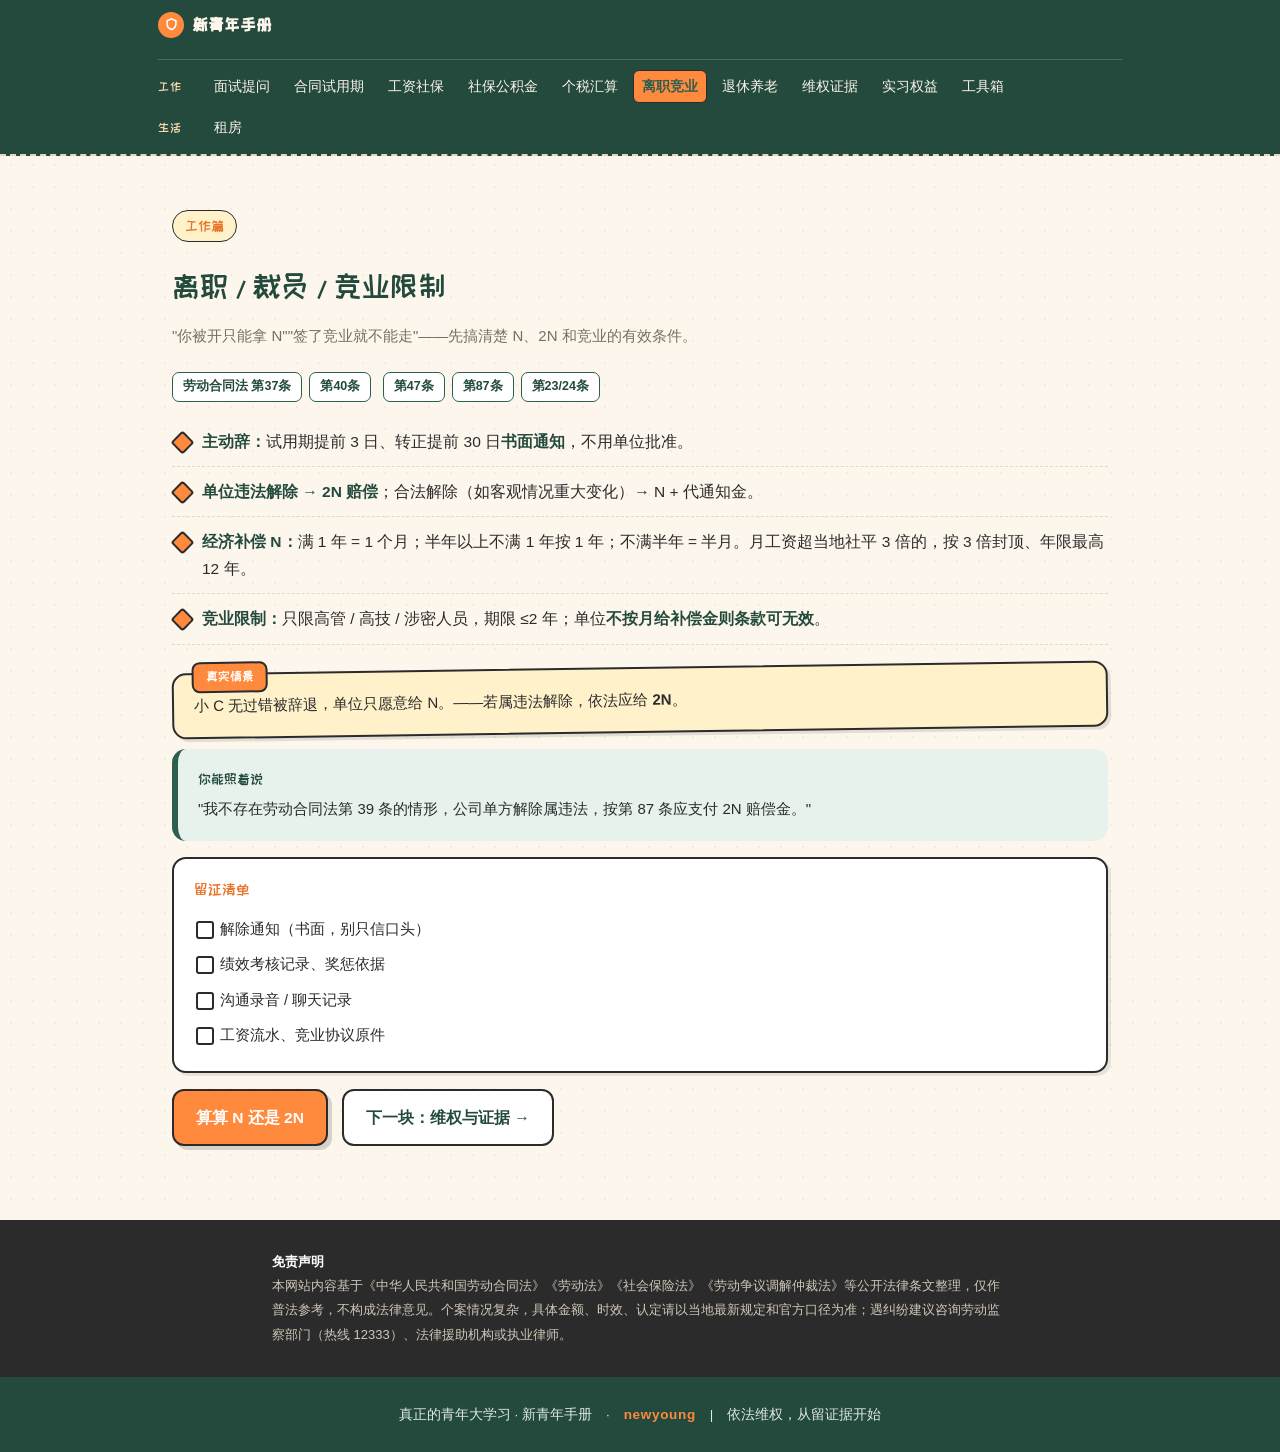
<file: leave.html>
<!DOCTYPE html>
<html lang="zh-CN" data-page-node-id="XLmFLvOFMrT3o9PmPycNJO">
<head data-page-node-id="Vmr5wWS02eDnWIJABo2AFL">
<meta charset="UTF-8" data-page-node-id="BgsA5smFQwWeszUlvfhSCm">
<meta name="viewport" content="width=device-width, initial-scale=1.0" data-page-node-id="tgyB8JqEQLivN5yClxwZye">
<title>离职 / 裁员 / 竞业 · 新青年手册</title>
<meta name="description" content="N、2N 到底差多少、怎么辞职不用批准、竞业限制什么情况下无效，离职裁员避坑指南。">
<meta name="keywords" content="离职,裁员,N+1,2N,竞业限制,经济补偿金">
<meta name="robots" content="index,follow">
<meta property="og:type" content="article">
<meta property="og:locale" content="zh_CN">
<meta property="og:site_name" content="新青年手册">
<meta property="og:title" content="离职 / 裁员 / 竞业 · 新青年手册">
<meta property="og:description" content="N、2N 到底差多少、怎么辞职不用批准、竞业限制什么情况下无效，离职裁员避坑指南。">
<meta name="twitter:card" content="summary">
<script type="application/ld+json">
{"@context":"https://schema.org","@type":"Article","headline":"离职 / 裁员 / 竞业 · 新青年手册","description":"N、2N 到底差多少、怎么辞职不用批准、竞业限制什么情况下无效，离职裁员避坑指南。","inLanguage":"zh-CN","url":"https://newyoung.eliokit.dev/leave.html","publisher":{"@type":"Organization","name":"新青年手册"}}
</script>
<link rel="preconnect" href="https://fonts.googleapis.com" data-page-node-id="MoS9xnXBYL9au5eyaD1Iuv">
<link href="https://fonts.googleapis.com/css2?family=ZCOOL+KuaiLe&display=swap" rel="stylesheet" data-page-node-id="T75NhG26G6JYg76xYshSph">
<link rel="icon" href="favicon.ico" type="image/x-icon">
<link rel="stylesheet" href="styles.css" data-page-node-id="2LDCzstURvVZf2Vv1vSE45">
</head>
<body data-page-node-id="Qb6sF7V6aCkuI74coxNsin">

<nav id="topnav" data-page-node-id="LCcezxZRFLTZ3ko9RJRNtl"></nav>
<script src="nav.js"></script>

<section data-page-node-id="B29sAeE3lxdvorLNOxhytC">
  <div class="wrap" data-page-node-id="BfUbYU3y1Xp9XQyndCPIbx">
    <div class="sec-head" data-page-node-id="CwVSWLtoXS3MAMezoc9hBD"><span class="sec-kicker" data-page-node-id="YzXWtgQ8QIiM8AGpAfhjTF">工作篇</span></div>
    <h2 class="sec-title" data-page-node-id="xLUtOk1EYrLQjR4y2rVx7N">离职 / 裁员 / 竞业限制</h2>
    <p class="sec-sub" data-page-node-id="solfpMjSg4MIkq8MCAJN12">"你被开只能拿 N""签了竞业就不能走"——先搞清楚 N、2N 和竞业的有效条件。</p>
    <div data-page-node-id="afZWD4bgSvnZPBdylmU9Gq">
      <span class="law" data-page-node-id="NKYOCUDnYccBCOrZbmicxv">劳动合同法 第37条</span><span class="law" data-page-node-id="XAReO80A8fIPP5uM0GfBAF">第40条</span>
      <span class="law" data-page-node-id="ne81YpUXgyAJ6dAF3v9tNT">第47条</span><span class="law" data-page-node-id="eW0WMBzbg2sbyrNEgWLE42">第87条</span><span class="law" data-page-node-id="9coAsHyQxst75kxI0K4HuT">第23/24条</span>
    </div>
    <ul class="points" data-page-node-id="7eULCjL5JsTnkO0lJwmAM4">
      <li data-page-node-id="0w5yony1i4ieREeuI6rAAW"><b data-page-node-id="4hEkoStZeywtXThLuGWsIT">主动辞：</b>试用期提前 3 日、转正提前 30 日<b data-page-node-id="XZrZhMTY23DdbUhlfNNHpF">书面通知</b>，不用单位批准。</li>
      <li data-page-node-id="jf5PAObH0nwuVoQ69dL5Ph"><b data-page-node-id="sz7fAymjX8sln67KyZOtFD">单位违法解除 → 2N 赔偿</b>；合法解除（如客观情况重大变化）→ N + 代通知金。</li>
      <li data-page-node-id="aSoVQsQ5fMan2Ki1l9KF4K"><b data-page-node-id="vjfd0aT3vo7NIF5D0MvzkK">经济补偿 N：</b>满 1 年 = 1 个月；半年以上不满 1 年按 1 年；不满半年 = 半月。月工资超当地社平 3 倍的，按 3 倍封顶、年限最高 12 年。</li>
      <li data-page-node-id="F4T6EUnQIGCQLePx1cXBhs"><b data-page-node-id="ieEdCpStxqDBMFTpx4Z1VC">竞业限制：</b>只限高管 / 高技 / 涉密人员，期限 ≤2 年；单位<b data-page-node-id="UvOJpr3qaXSF27NfE3u31z">不按月给补偿金则条款可无效</b>。</li>
    </ul>

    <div class="block case" data-page-node-id="OK7FjueGyaYvNMxtBMvD0k">
      <p data-page-node-id="CERCOQHoa8tAAdOJDD8Qsc">小 C 无过错被辞退，单位只愿意给 N。——若属违法解除，依法应给 <b data-page-node-id="RtbUJdjCy0BEMFyG9vJhAq">2N</b>。</p>
    </div>
    <div class="block say" data-page-node-id="mbbwYoYn2ifZcX0ea6Sykl">
      <span class="tag" data-page-node-id="BHwOnl7IN9G7gB9nKyOqxy">你能照着说</span>
      <p data-page-node-id="Qd6fThQAtbuoiDEGDIyubV">"我不存在劳动合同法第 39 条的情形，公司单方解除属违法，按第 87 条应支付 2N 赔偿金。"</p>
    </div>
    <div class="block evi" data-page-node-id="2JS0Uy2cjm1IrYgJ2H44hS">
      <span class="tag" data-page-node-id="tVBV6m1czCNemn6XIMBFll">留证清单</span>
      <ul data-page-node-id="BfpAn5QBajPPmL3XH7iwPY">
        <li data-page-node-id="qdUMFGKm1qfe56mevbpztA">解除通知（书面，别只信口头）</li>
        <li data-page-node-id="GDDGogXxKEsjKAOriWXIWV">绩效考核记录、奖惩依据</li>
        <li data-page-node-id="cGkzllTnPeVG1qlsW8C9kh">沟通录音 / 聊天记录</li>
        <li data-page-node-id="ct7iiwjRa7icuWEvGbd3rm">工资流水、竞业协议原件</li>
      </ul>
    </div>

    <div class="cta" data-page-node-id="goNCcXSuEizERvpbaF1TlH">
      <a class="primary" href="tools.html" data-page-node-id="5yIuSLMYFs8onVQnlqFJr2">算算 N 还是 2N</a>
      <a class="ghost" href="rights.html" data-page-node-id="1ZlQFc6FkI5oBkcArlAGmo">下一块：维权与证据 →</a>
    </div>
  </div>
</section>

<div class="disclaimer" data-page-node-id="iqelnWu0EZwkWmkQtkTNj1">
  <div class="wrap" data-page-node-id="pNYcBVqq0ZW9RPYKSfYZlj">
    <b data-page-node-id="s0uBP1BxA13GLxq2F719sl">免责声明</b><br data-page-node-id="gmIrV8gjc6dz1ZizaaZMbh">
    本网站内容基于《中华人民共和国劳动合同法》《劳动法》《社会保险法》《劳动争议调解仲裁法》等公开法律条文整理，仅作普法参考，不构成法律意见。个案情况复杂，具体金额、时效、认定请以当地最新规定和官方口径为准；遇纠纷建议咨询劳动监察部门（热线 12333）、法律援助机构或执业律师。
  </div>
</div>

<footer data-page-node-id="ngDJb3qB7T8tH5UIuYnRUs">真正的青年大学习 · 新青年手册　·　<span class="brand-en">newyoung</span>　|　依法维权，从留证据开始</footer>

<script src="law.js"></script>
</body>
</html>
</file>
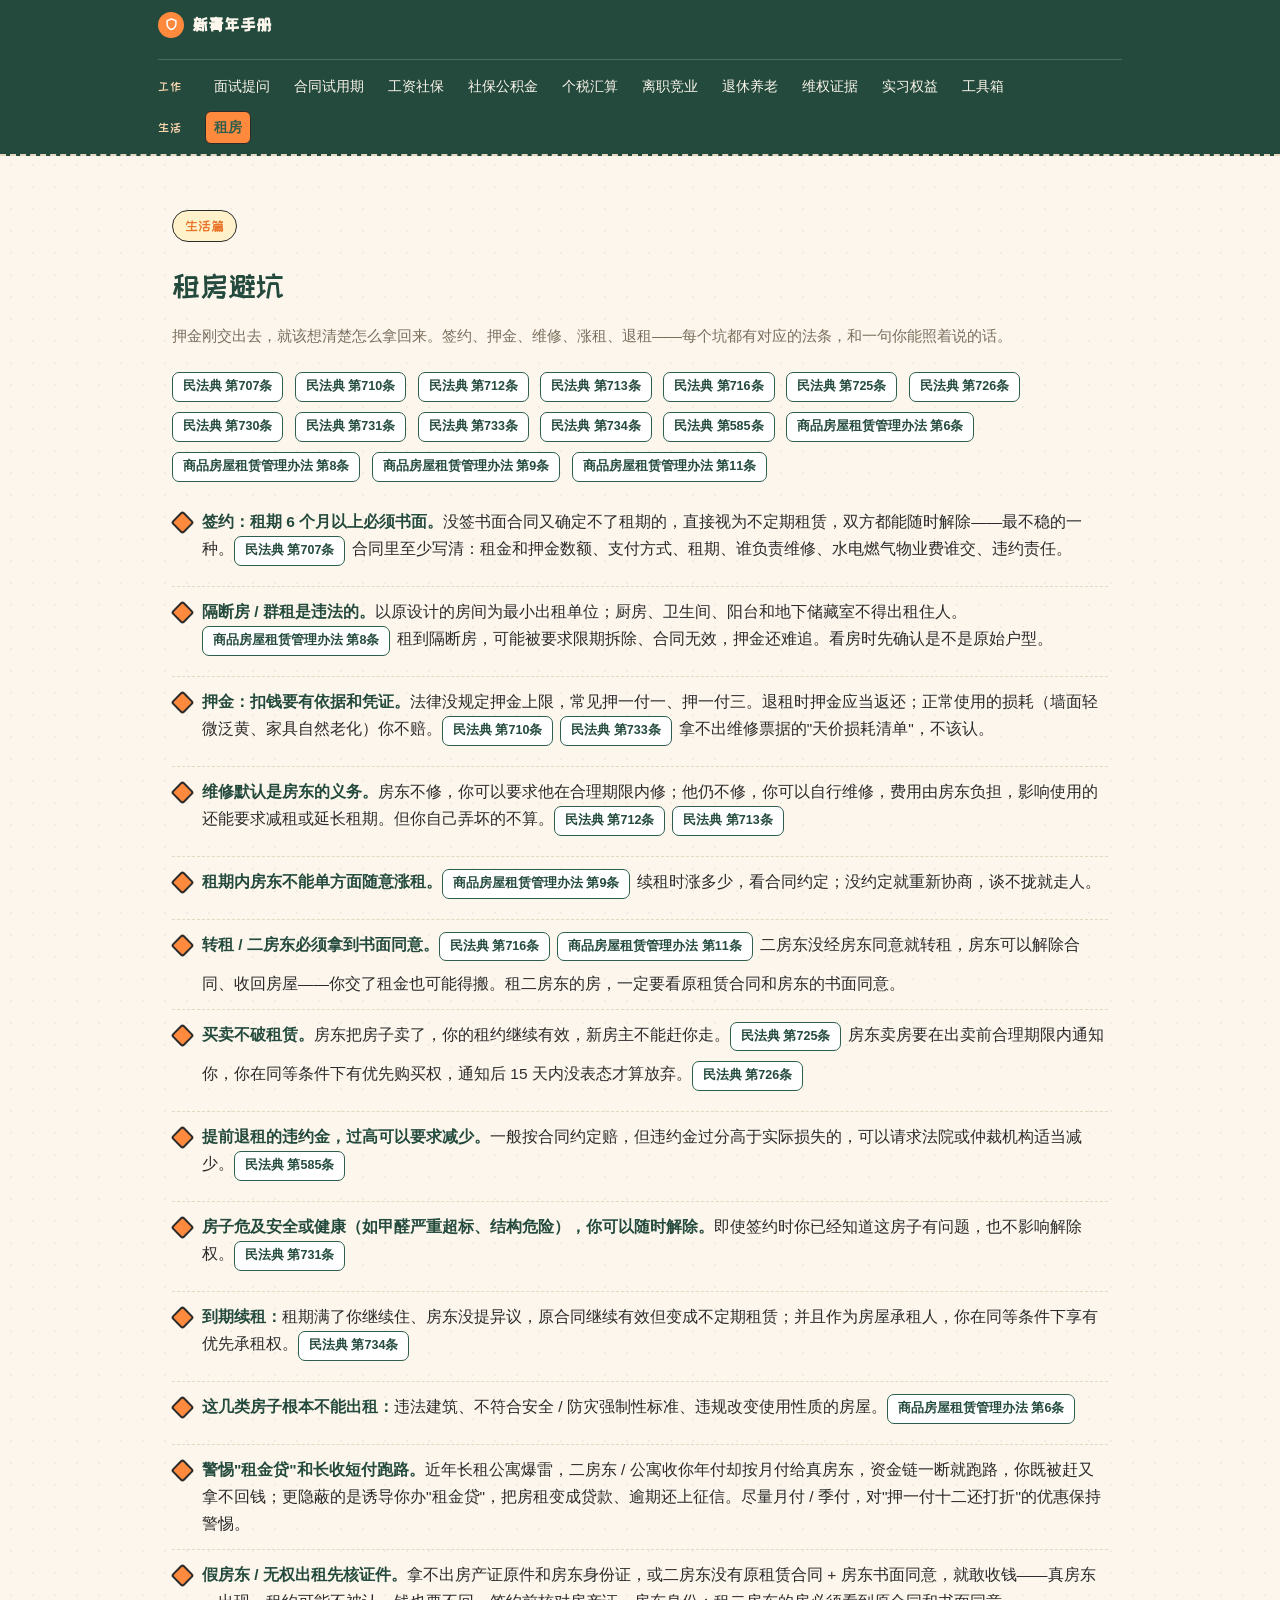
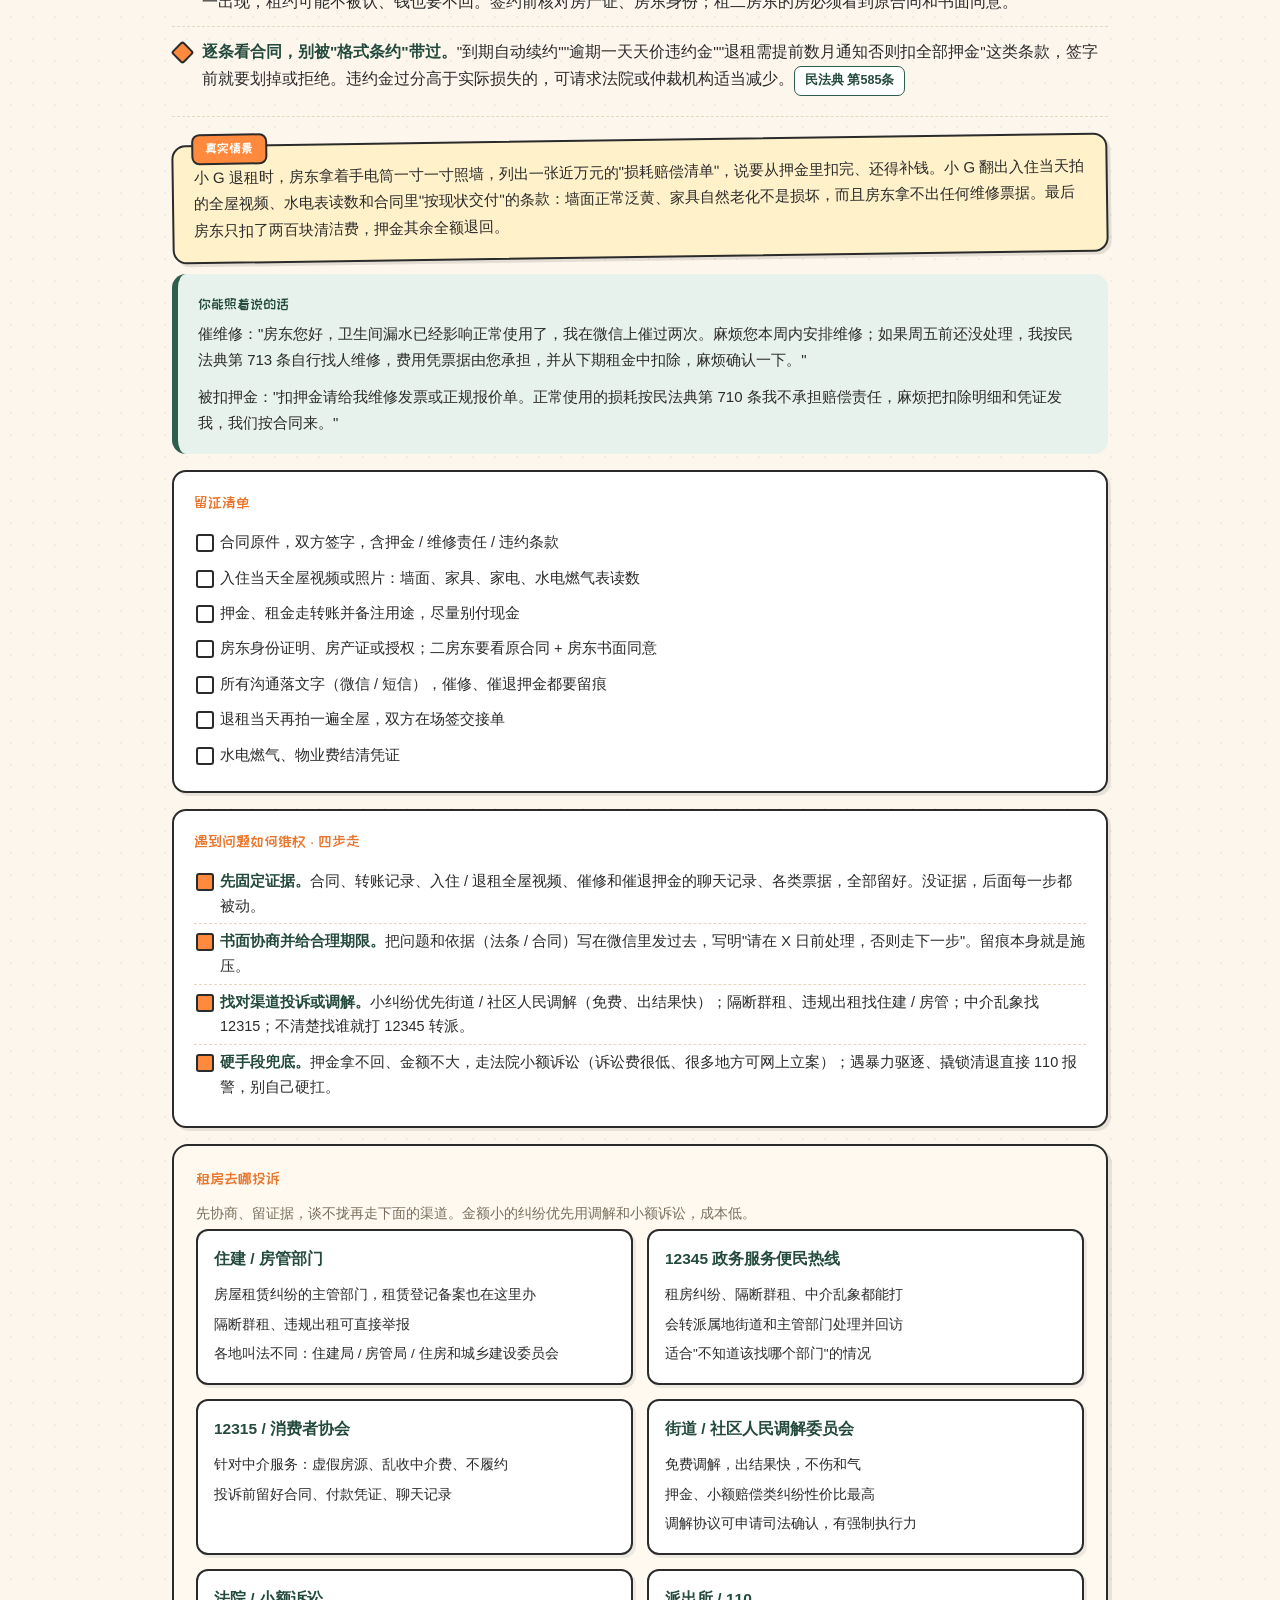
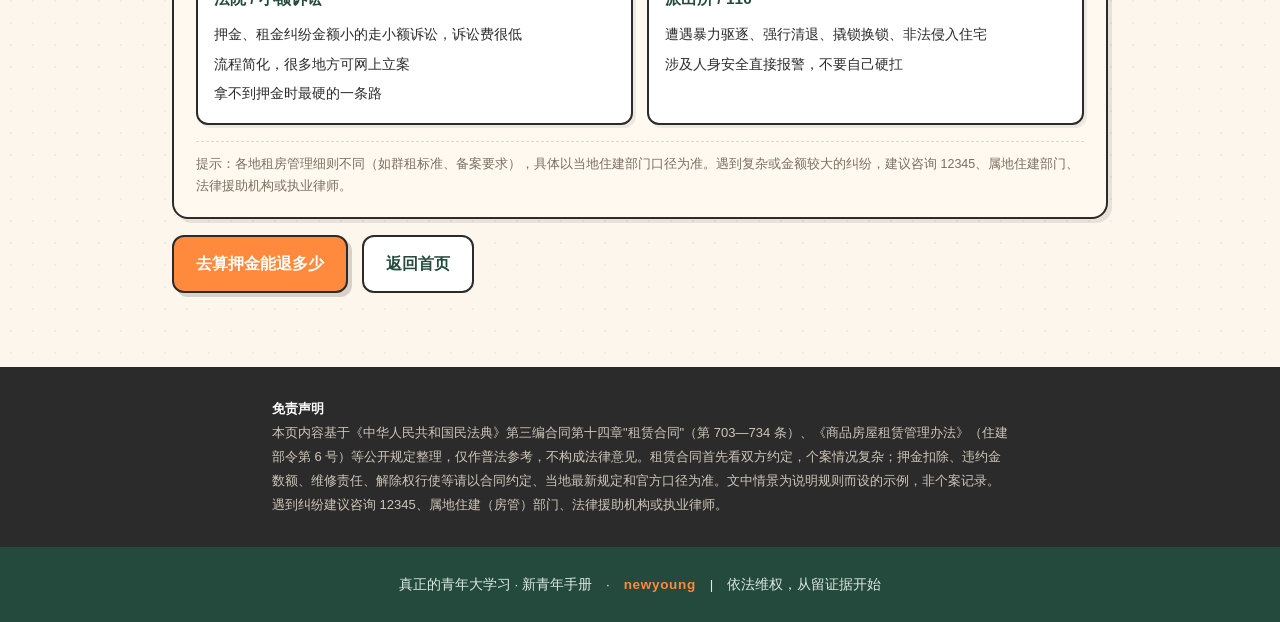
<file: rent.html>
<!DOCTYPE html>
<html lang="zh-CN" data-page-node-id="AeDIfbbDF9v77KbywAgit8">
<head data-page-node-id="Dv3AhfWE5zSJ1TpRhBTzMS">
<meta charset="UTF-8" data-page-node-id="Kl5UQS6hPhNqvkaQxDWFO4">
<meta name="viewport" content="width=device-width, initial-scale=1.0" data-page-node-id="r3zs3sn2scNuoZGilgiZsw">
<title>租房避坑 · 新青年手册</title>
<meta name="description" content="押金怎么全额退、维修谁负责、隔断房和二房东的坑怎么躲，附四步走维权流程与渠道清单。">
<meta name="keywords" content="租房避坑,押金,二房东,隔断房,租房维权">
<meta name="robots" content="index,follow">
<meta property="og:type" content="article">
<meta property="og:locale" content="zh_CN">
<meta property="og:site_name" content="新青年手册">
<meta property="og:title" content="租房避坑 · 新青年手册">
<meta property="og:description" content="押金怎么全额退、维修谁负责、隔断房和二房东的坑怎么躲，附四步走维权流程与渠道清单。">
<meta name="twitter:card" content="summary">
<script type="application/ld+json">
{"@context":"https://schema.org","@type":"Article","headline":"租房避坑 · 新青年手册","description":"押金怎么全额退、维修谁负责、隔断房和二房东的坑怎么躲，附四步走维权流程与渠道清单。","inLanguage":"zh-CN","url":"https://newyoung.eliokit.dev/rent.html","publisher":{"@type":"Organization","name":"新青年手册"}}
</script>
<link rel="preconnect" href="https://fonts.googleapis.com" data-page-node-id="MxLIbHv8A6WBJMP7JamiMt">
<link href="https://fonts.googleapis.com/css2?family=ZCOOL+KuaiLe&display=swap" rel="stylesheet" data-page-node-id="1OPGmGPsSBI7mceGU4DzTz">
<link rel="icon" href="favicon.ico" type="image/x-icon">
<link rel="stylesheet" href="styles.css" data-page-node-id="eltIJEbUPObYBCDemGfft2">
</head>
<body data-page-node-id="i3SktdczIsfswhI44FmwXF">

<nav id="topnav" data-page-node-id="PWPoe6rhCxQZEAwp882KTz"></nav>
<script src="nav.js"></script>

<section data-page-node-id="8ENUcznGZ8WupD554eDcki">
  <div class="wrap" data-page-node-id="50pKEohIcsVmZxc8M2yepQ">
    <div class="sec-head" data-page-node-id="YdBHtaEShSlyiv0dXjIr8v"><span class="sec-kicker" data-page-node-id="v2sraxmLquyHuwk1kl0NG9">生活篇</span></div>
    <h2 class="sec-title" data-page-node-id="YEagvHWcsKEYxwBVCKGpPR">租房避坑</h2>
    <p class="sec-sub" data-page-node-id="7KvFoKVZ7e3gsPxTXzKtjp">押金刚交出去，就该想清楚怎么拿回来。签约、押金、维修、涨租、退租——每个坑都有对应的法条，和一句你能照着说的话。</p>
    <div data-page-node-id="fSF6HimGYBUdZNNFMTssFC">
      <span class="law" data-page-node-id="nzyt7HHRUDGErEGxkcbPsJ">民法典 第707条</span>
      <span class="law" data-page-node-id="KwCfM4CsYYVpFhqvtxkyRP">民法典 第710条</span>
      <span class="law" data-page-node-id="C54AATK5Kosrn9yD587D3i">民法典 第712条</span>
      <span class="law" data-page-node-id="LR2g7Ae422rWE9oc5G1pGb">民法典 第713条</span>
      <span class="law" data-page-node-id="D1ANorLbYTkgnhbJOefGgY">民法典 第716条</span>
      <span class="law" data-page-node-id="8LXzvsCXLODu41ljc7G4sW">民法典 第725条</span>
      <span class="law" data-page-node-id="ORoXPfBF2COrpuOILWxR56">民法典 第726条</span>
      <span class="law" data-page-node-id="MGRZICjnGdJkSK6B5aZ15n">民法典 第730条</span>
      <span class="law" data-page-node-id="An9P78g2QRC6UAJASW21qK">民法典 第731条</span>
      <span class="law" data-page-node-id="QOr1yLBYZkRFzl5fHAHsRj">民法典 第733条</span>
      <span class="law" data-page-node-id="lxCNFfMa5ksk2kDk9wUBG7">民法典 第734条</span>
      <span class="law" data-page-node-id="h0tXMNcclMNqzHX0lsGqOE">民法典 第585条</span>
      <span class="law" data-page-node-id="6jeyqTNQm6iQUjxfcQ5gdF">商品房屋租赁管理办法 第6条</span>
      <span class="law" data-page-node-id="Ej68NIT0xwhuU1HL0LxLeK">商品房屋租赁管理办法 第8条</span>
      <span class="law" data-page-node-id="dr6NHoDwG2ylgQrRGExV6E">商品房屋租赁管理办法 第9条</span>
      <span class="law" data-page-node-id="gVJs3RSAB9RYS04yjFsuJt">商品房屋租赁管理办法 第11条</span>
    </div>
    <ul class="points" data-page-node-id="2R02NiNvNpe2HPr1dO7EtR">
      <li data-page-node-id="OJw7go8CC2PlhQGLbpJHtm"><b data-page-node-id="57SFBvEG6dPaAfeH12cZCt">签约：租期 6 个月以上必须书面。</b>没签书面合同又确定不了租期的，直接视为不定期租赁，双方都能随时解除——最不稳的一种。<span class="law" data-page-node-id="m2vt3gJ31qyq3VTXyqZRrL">民法典 第707条</span>合同里至少写清：租金和押金数额、支付方式、租期、谁负责维修、水电燃气物业费谁交、违约责任。</li>
      <li data-page-node-id="MSrFAR6UHWK4eFGYMJyB6p"><b data-page-node-id="kIFHDEFQLeAfltPlz6DRge">隔断房 / 群租是违法的。</b>以原设计的房间为最小出租单位；厨房、卫生间、阳台和地下储藏室不得出租住人。<span class="law" data-page-node-id="CVHQDGzeCyGO4aSomnoyH4">商品房屋租赁管理办法 第8条</span>租到隔断房，可能被要求限期拆除、合同无效，押金还难追。看房时先确认是不是原始户型。</li>
      <li data-page-node-id="WsT22CgArKPBBdTeckqks5"><b data-page-node-id="apMKAAR1KBy2QrpGMy0czC">押金：扣钱要有依据和凭证。</b>法律没规定押金上限，常见押一付一、押一付三。退租时押金应当返还；正常使用的损耗（墙面轻微泛黄、家具自然老化）你不赔。<span class="law" data-page-node-id="Sd6Cb0KMPQXrPp0DG8DHln">民法典 第710条</span><span class="law" data-page-node-id="VhqXwbI1XKEVFiBbpk8Blt">民法典 第733条</span>拿不出维修票据的"天价损耗清单"，不该认。</li>
      <li data-page-node-id="71bT4ebo1VsZyO87lmXpzA"><b data-page-node-id="FChEclDzSEfgfj4PgnOddr">维修默认是房东的义务。</b>房东不修，你可以要求他在合理期限内修；他仍不修，你可以自行维修，费用由房东负担，影响使用的还能要求减租或延长租期。但你自己弄坏的不算。<span class="law" data-page-node-id="wbESsNGCnw9xr3vIr6ZswB">民法典 第712条</span><span class="law" data-page-node-id="EGWgppTvNbyYfd0EOfuDlo">民法典 第713条</span></li>
      <li data-page-node-id="cWrd66aDizYplY3qqmX6Bw"><b data-page-node-id="meIOvQ8LADucfnmsOyQG3K">租期内房东不能单方面随意涨租。</b><span class="law" data-page-node-id="1cMTWcB04xjuBtMKSXta7G">商品房屋租赁管理办法 第9条</span>续租时涨多少，看合同约定；没约定就重新协商，谈不拢就走人。</li>
      <li data-page-node-id="YmPeaXruCE1SxuHaTOwC8y"><b data-page-node-id="N6ETBftA4Zzo4zU7eGNQRC">转租 / 二房东必须拿到书面同意。</b><span class="law" data-page-node-id="LLDliSKXRMXhtQwQFjw5hy">民法典 第716条</span><span class="law" data-page-node-id="gADKcVbwa3WHPtu8Gllhaa">商品房屋租赁管理办法 第11条</span>二房东没经房东同意就转租，房东可以解除合同、收回房屋——你交了租金也可能得搬。租二房东的房，一定要看原租赁合同和房东的书面同意。</li>
      <li data-page-node-id="JLTzzJbweHBek59xWCiriW"><b data-page-node-id="bIe5HMEpkKHoIfG1rRG039">买卖不破租赁。</b>房东把房子卖了，你的租约继续有效，新房主不能赶你走。<span class="law" data-page-node-id="LxtQeRXrbbU0CuXWXduHxu">民法典 第725条</span>房东卖房要在出卖前合理期限内通知你，你在同等条件下有优先购买权，通知后 15 天内没表态才算放弃。<span class="law" data-page-node-id="uOUttTOuGHhzHHDonPrIUz">民法典 第726条</span></li>
      <li data-page-node-id="meN6IaFUPYCbDHMiPkcT7P"><b data-page-node-id="Pw5KDdp43bybY4BxuWDovt">提前退租的违约金，过高可以要求减少。</b>一般按合同约定赔，但违约金过分高于实际损失的，可以请求法院或仲裁机构适当减少。<span class="law" data-page-node-id="f5mBzKmjNYv9ZX0MGf4blM">民法典 第585条</span></li>
      <li data-page-node-id="Q2Jx1B5EsKV6NoCds3cfKs"><b data-page-node-id="2l3SF1hK0wOu0pZ6dOgMbx">房子危及安全或健康（如甲醛严重超标、结构危险），你可以随时解除。</b>即使签约时你已经知道这房子有问题，也不影响解除权。<span class="law" data-page-node-id="ODVR2GtG1zCHHQke3Bo6jp">民法典 第731条</span></li>
      <li data-page-node-id="dBtgTts8BVFQvAesyJ6QQD"><b data-page-node-id="EQN3fhzsX7F0mEQYkDEBug">到期续租：</b>租期满了你继续住、房东没提异议，原合同继续有效但变成不定期租赁；并且作为房屋承租人，你在同等条件下享有优先承租权。<span class="law" data-page-node-id="NdQWIyaDZtooihQC81q4nb">民法典 第734条</span></li>
        <li data-page-node-id="zhYr8mQUD4U8NUA5ZiASoz"><b data-page-node-id="6qE3BfZE568OKCyPBRpOry">这几类房子根本不能出租：</b>违法建筑、不符合安全 / 防灾强制性标准、违规改变使用性质的房屋。<span class="law" data-page-node-id="MATqBSHXwXWQJruCRzvQLe">商品房屋租赁管理办法 第6条</span></li>
        <li><b>警惕"租金贷"和长收短付跑路。</b>近年长租公寓爆雷，二房东 / 公寓收你年付却按月付给真房东，资金链一断就跑路，你既被赶又拿不回钱；更隐蔽的是诱导你办"租金贷"，把房租变成贷款、逾期还上征信。尽量月付 / 季付，对"押一付十二还打折"的优惠保持警惕。</li>
        <li><b>假房东 / 无权出租先核证件。</b>拿不出房产证原件和房东身份证，或二房东没有原租赁合同 + 房东书面同意，就敢收钱——真房东一出现，租约可能不被认、钱也要不回。签约前核对房产证、房东身份；租二房东的房必须看到原合同和书面同意。</li>
        <li><b>逐条看合同，别被"格式条约"带过。</b>"到期自动续约""逾期一天天价违约金""退租需提前数月通知否则扣全部押金"这类条款，签字前就要划掉或拒绝。违约金过分高于实际损失的，可请求法院或仲裁机构适当减少。<span class="law">民法典 第585条</span></li>
      </ul>

    <div class="block case" data-page-node-id="g0MFWBqOV64p1oP8j55sq6">
      <p data-page-node-id="aftlGzVoD8FIZvm66RoUy8">小 G 退租时，房东拿着手电筒一寸一寸照墙，列出一张近万元的"损耗赔偿清单"，说要从押金里扣完、还得补钱。小 G 翻出入住当天拍的全屋视频、水电表读数和合同里"按现状交付"的条款：墙面正常泛黄、家具自然老化不是损坏，而且房东拿不出任何维修票据。最后房东只扣了两百块清洁费，押金其余全额退回。</p>
    </div>
    <div class="block say" data-page-node-id="SwY6vB78oFYiLjlMs57VZs">
      <span class="tag" data-page-node-id="a0bCQtkB9ocv1NQCjLUN0g">你能照着说的话</span>
      <p data-page-node-id="NFhGzFdPnkJzpFV7XuzXvF">催维修："房东您好，卫生间漏水已经影响正常使用了，我在微信上催过两次。麻烦您本周内安排维修；如果周五前还没处理，我按民法典第 713 条自行找人维修，费用凭票据由您承担，并从下期租金中扣除，麻烦确认一下。"</p>
      <p style="margin-top:10px" data-page-node-id="aHuGYH7dShoHzjeNlBYRMM">被扣押金："扣押金请给我维修发票或正规报价单。正常使用的损耗按民法典第 710 条我不承担赔偿责任，麻烦把扣除明细和凭证发我，我们按合同来。"</p>
    </div>
    <div class="block evi" data-page-node-id="iBfWNIkj3ExtB8qw2iTzgA">
      <span class="tag" data-page-node-id="Xa3n4odv3gYQQluNuEWf0P">留证清单</span>
      <ul data-page-node-id="cjdvhjHSabWEI8Xhy8tkSZ">
        <li data-page-node-id="pEnKMqhHOYxwbIikaZA0dJ">合同原件，双方签字，含押金 / 维修责任 / 违约条款</li>
        <li data-page-node-id="k9HF7GhGYsmoP0MAwK4tIf">入住当天全屋视频或照片：墙面、家具、家电、水电燃气表读数</li>
        <li data-page-node-id="HVMfGyhIEyEQxz7eNN2Gic">押金、租金走转账并备注用途，尽量别付现金</li>
        <li data-page-node-id="vH4jmx2cWvcbDjSbejjoLO">房东身份证明、房产证或授权；二房东要看原合同 + 房东书面同意</li>
        <li data-page-node-id="Hn88wOlu92i1puUOWIi1Pk">所有沟通落文字（微信 / 短信），催修、催退押金都要留痕</li>
        <li data-page-node-id="zOZ6d9wCCAT8ToZAwzsWsx">退租当天再拍一遍全屋，双方在场签交接单</li>
        <li data-page-node-id="IAy694DmVqVO9HeaPIUAvo">水电燃气、物业费结清凭证</li>
      </ul>
    </div>

    <div class="block evi">
      <span class="tag">遇到问题如何维权 · 四步走</span>
      <ol class="steps">
        <li><b>先固定证据。</b>合同、转账记录、入住 / 退租全屋视频、催修和催退押金的聊天记录、各类票据，全部留好。没证据，后面每一步都被动。</li>
        <li><b>书面协商并给合理期限。</b>把问题和依据（法条 / 合同）写在微信里发过去，写明"请在 X 日前处理，否则走下一步"。留痕本身就是施压。</li>
        <li><b>找对渠道投诉或调解。</b>小纠纷优先街道 / 社区人民调解（免费、出结果快）；隔断群租、违规出租找住建 / 房管；中介乱象找 12315；不清楚找谁就打 12345 转派。</li>
        <li><b>硬手段兜底。</b>押金拿不回、金额不大，走法院小额诉讼（诉讼费很低、很多地方可网上立案）；遇暴力驱逐、撬锁清退直接 110 报警，别自己硬扛。</li>
      </ol>
    </div>

    <div class="block chan" data-page-node-id="aQbDCFMlz3zfojA9ZFD9n2">
      <span class="tag" data-page-node-id="jRUZiFzD7biV1xbA3XIsaJ">租房去哪投诉</span>
      <p class="chan-intro" data-page-node-id="g4BHwqthJX1CybrgiVpYQf">先协商、留证据，谈不拢再走下面的渠道。金额小的纠纷优先用调解和小额诉讼，成本低。</p>
      <div class="chan-grid" data-page-node-id="Go6uKpR9zO8JmKOWfzcSab">
        <div class="chan-card" data-page-node-id="pd2Tf5DMNN26MW3PAWk1eT">
          <div class="chan-name" data-page-node-id="ikZEqyif2tDtxglHDa9VwG">住建 / 房管部门</div>
          <ul data-page-node-id="3it70gZlTTK6006rwFEb2Q">
            <li data-page-node-id="lIPWuOwTU8wjMNr4fCRHsj">房屋租赁纠纷的主管部门，租赁登记备案也在这里办</li>
            <li data-page-node-id="u9V6TxmdeCU6uueQWLhrLO">隔断群租、违规出租可直接举报</li>
            <li data-page-node-id="As8D3ZdaH2b3l77HbrFEEN">各地叫法不同：住建局 / 房管局 / 住房和城乡建设委员会</li>
          </ul>
        </div>
        <div class="chan-card" data-page-node-id="mqJTcChJSdgIpXhwJjudcG">
          <div class="chan-name" data-page-node-id="CzMSCVe1jgRABe1WHHhidT">12345 政务服务便民热线</div>
          <ul data-page-node-id="iUuAKSPXEZQ8LY8aEfvwfj">
            <li data-page-node-id="ah0rPa44GAPmF6oeebPtIV">租房纠纷、隔断群租、中介乱象都能打</li>
            <li data-page-node-id="JkpoiD509eVbv4b4LFDPee">会转派属地街道和主管部门处理并回访</li>
            <li data-page-node-id="AjHYYjcJA26HfRcBhA00W0">适合"不知道该找哪个部门"的情况</li>
          </ul>
        </div>
        <div class="chan-card" data-page-node-id="akVgz9cMknCiTDItLwNBJJ">
          <div class="chan-name" data-page-node-id="Sjqgshu7kzesCJonqLCu91">12315 / 消费者协会</div>
          <ul data-page-node-id="rMWmzoBCwTwLPCxwnRxs0E">
            <li data-page-node-id="FZDaKvNIuHdoDCAIEcBY9W">针对中介服务：虚假房源、乱收中介费、不履约</li>
            <li data-page-node-id="aLYzMTiWyeLfVaqYoT3b0g">投诉前留好合同、付款凭证、聊天记录</li>
          </ul>
        </div>
        <div class="chan-card" data-page-node-id="kVU3FIje8v76bPaouEHlPy">
          <div class="chan-name" data-page-node-id="vcmR1eFsgbs8qa4iEVXmlw">街道 / 社区人民调解委员会</div>
          <ul data-page-node-id="2CcGQKousfgycR9BAzA3BX">
            <li data-page-node-id="rHVkVKYKUrVjYVCBmaxGt8">免费调解，出结果快，不伤和气</li>
            <li data-page-node-id="LuGZXpPmlbx4xyYmwTQ00A">押金、小额赔偿类纠纷性价比最高</li>
            <li data-page-node-id="UeFvjkXtLORnnO256BwM6F">调解协议可申请司法确认，有强制执行力</li>
          </ul>
        </div>
        <div class="chan-card" data-page-node-id="0GY3DWxaeXJyVZQVOkZSCA">
          <div class="chan-name" data-page-node-id="rq6fcJn7DeISuGGSGNlXxt">法院 / 小额诉讼</div>
          <ul data-page-node-id="nOZE2YDlCxjK8dCYjag1m8">
            <li data-page-node-id="s8HvqTqh0qTH6cPHQVMTiU">押金、租金纠纷金额小的走小额诉讼，诉讼费很低</li>
            <li data-page-node-id="ZnlEKMCVz3kwq66RRQowVC">流程简化，很多地方可网上立案</li>
            <li data-page-node-id="5ienWUed74rqaCvr0WS7ZU">拿不到押金时最硬的一条路</li>
          </ul>
        </div>
        <div class="chan-card" data-page-node-id="lcjrH0eMkFQ9G6vHKAMnPH">
          <div class="chan-name" data-page-node-id="cdFrVzZw5ssulP3PDAqNEr">派出所 / 110</div>
          <ul data-page-node-id="G1OGKruOpDesegxKMtJcXG">
            <li data-page-node-id="kx4itWnDUrEokgfmZKLu1L">遭遇暴力驱逐、强行清退、撬锁换锁、非法侵入住宅</li>
            <li data-page-node-id="12PcbaIxHZVd2tWI6R5B1w">涉及人身安全直接报警，不要自己硬扛</li>
          </ul>
        </div>
      </div>
      <p class="chan-note" data-page-node-id="ItryWWKPdZmevaWSN3Zh4t">提示：各地租房管理细则不同（如群租标准、备案要求），具体以当地住建部门口径为准。遇到复杂或金额较大的纠纷，建议咨询 12345、属地住建部门、法律援助机构或执业律师。</p>
    </div>

    <div class="cta" data-page-node-id="he2I53JrHRa5MgJpHQCpTm">
      <a class="primary" href="tools.html" data-page-node-id="gbOVu2wzNrOEIcnHMhhEie">去算押金能退多少</a>
      <a class="ghost" href="index.html" data-page-node-id="nMY9nwP6NSLrpxikgXNTsB">返回首页</a>
    </div>
  </div>
</section>

<div class="disclaimer" data-page-node-id="zcjBWSbd9C3dnB7q8uhnDh">
  <div class="wrap" data-page-node-id="f8G89PNWFIMO2CMHEqS3Kg">
    <b data-page-node-id="BFjVGuhDeARztTMbYTRX6m">免责声明</b><br data-page-node-id="xuf0AUV4pvBGwGA8y8JATD">
    本页内容基于《中华人民共和国民法典》第三编合同第十四章"租赁合同"（第 703—734 条）、《商品房屋租赁管理办法》（住建部令第 6 号）等公开规定整理，仅作普法参考，不构成法律意见。租赁合同首先看双方约定，个案情况复杂；押金扣除、违约金数额、维修责任、解除权行使等请以合同约定、当地最新规定和官方口径为准。文中情景为说明规则而设的示例，非个案记录。遇到纠纷建议咨询 12345、属地住建（房管）部门、法律援助机构或执业律师。
  </div>
</div>

<footer data-page-node-id="2J4DMZGj2UEEw1pOjdreSx">真正的青年大学习 · 新青年手册　·　<span class="brand-en">newyoung</span>　|　依法维权，从留证据开始</footer>

<script src="law.js"></script>
</body>
</html>
</file>
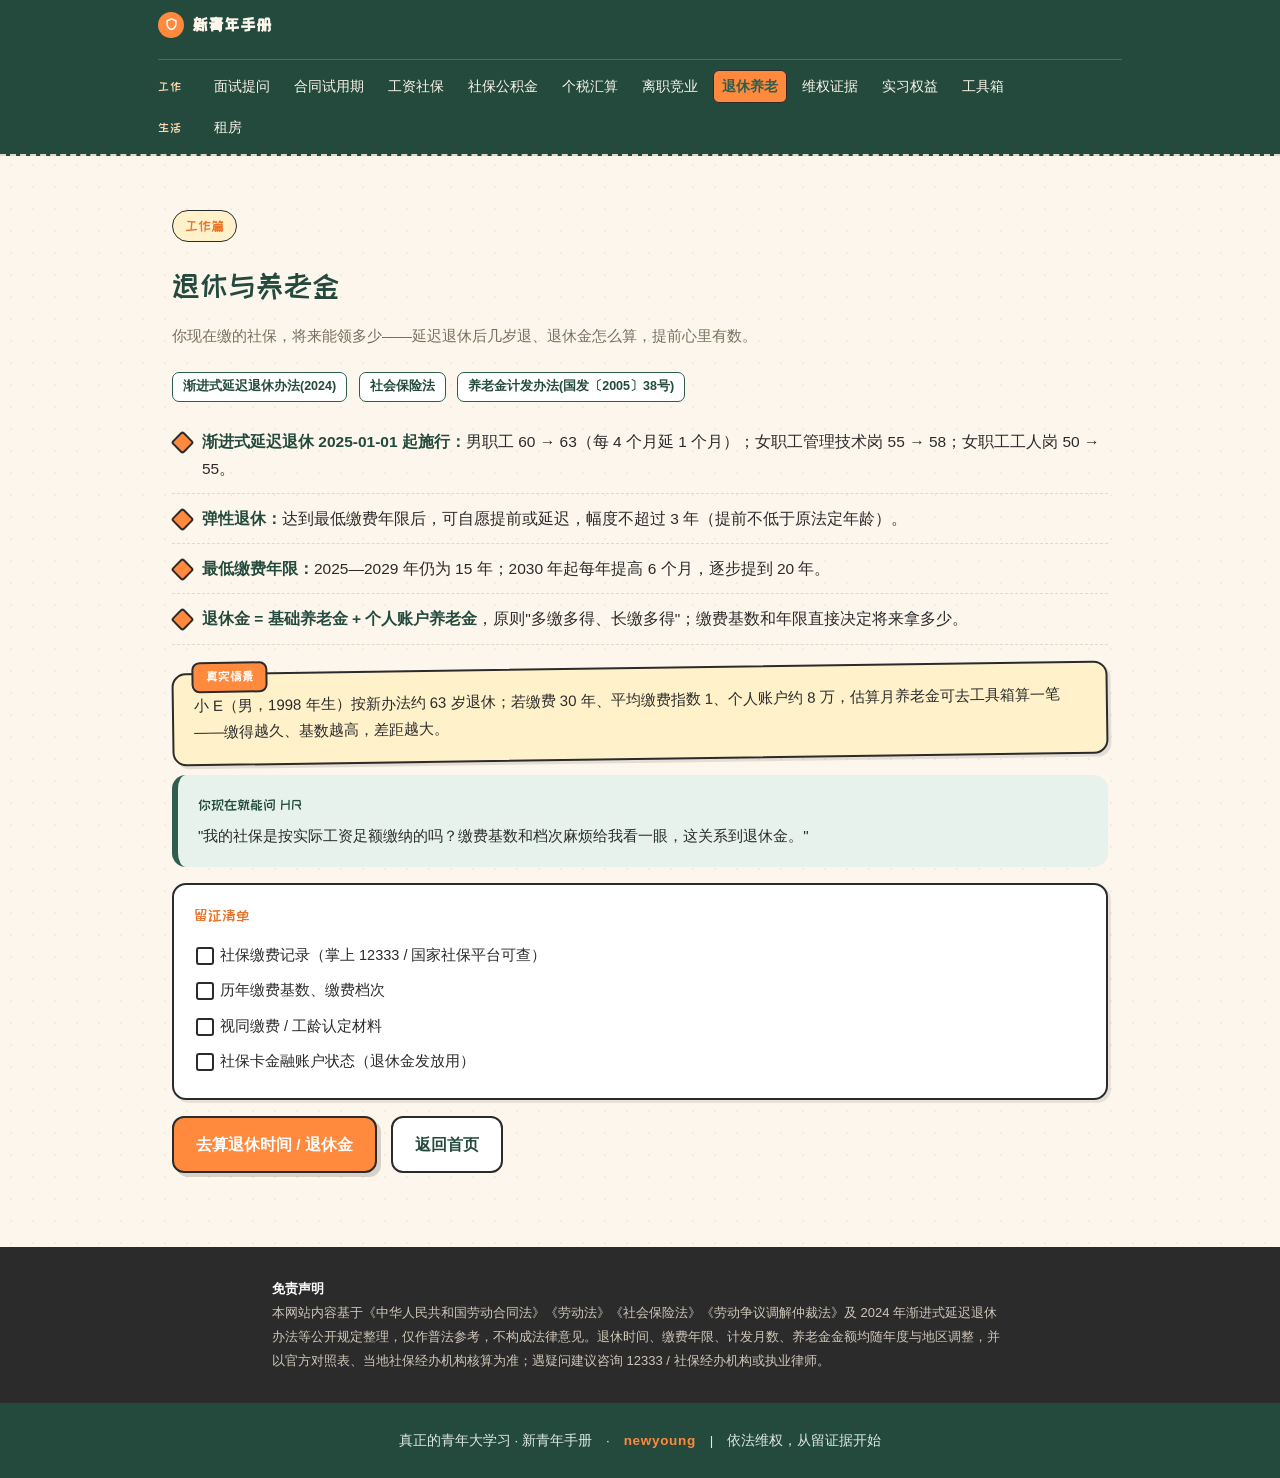
<file: retire.html>
<!DOCTYPE html>
<html lang="zh-CN">
<head>
<meta charset="UTF-8">
<meta name="viewport" content="width=device-width, initial-scale=1.0">
<title>退休与养老金 · 新青年手册</title>
<meta name="description" content="延迟退休后几岁退、退休金大概能领多少，提前算清楚，附退休年龄与养老金试算工具。">
<meta name="keywords" content="延迟退休,退休年龄,养老金,退休金,渐进式延迟退休">
<meta name="robots" content="index,follow">
<meta property="og:type" content="article">
<meta property="og:locale" content="zh_CN">
<meta property="og:site_name" content="新青年手册">
<meta property="og:title" content="退休与养老金 · 新青年手册">
<meta property="og:description" content="延迟退休后几岁退、退休金大概能领多少，提前算清楚，附退休年龄与养老金试算工具。">
<meta name="twitter:card" content="summary">
<script type="application/ld+json">
{"@context":"https://schema.org","@type":"Article","headline":"退休与养老金 · 新青年手册","description":"延迟退休后几岁退、退休金大概能领多少，提前算清楚，附退休年龄与养老金试算工具。","inLanguage":"zh-CN","url":"https://newyoung.eliokit.dev/retire.html","publisher":{"@type":"Organization","name":"新青年手册"}}
</script>
<link rel="preconnect" href="https://fonts.googleapis.com">
<link href="https://fonts.googleapis.com/css2?family=ZCOOL+KuaiLe&display=swap" rel="stylesheet">
<link rel="icon" href="favicon.ico" type="image/x-icon">
<link rel="stylesheet" href="styles.css">
</head>
<body>

<nav id="topnav"></nav>
<script src="nav.js"></script>

<section>
  <div class="wrap">
    <div class="sec-head"><span class="sec-kicker">工作篇</span></div>
    <h2 class="sec-title">退休与养老金</h2>
    <p class="sec-sub">你现在缴的社保，将来能领多少——延迟退休后几岁退、退休金怎么算，提前心里有数。</p>
    <div>
      <span class="law">渐进式延迟退休办法(2024)</span>
      <span class="law">社会保险法</span>
      <span class="law">养老金计发办法(国发〔2005〕38号)</span>
    </div>
    <ul class="points">
      <li><b>渐进式延迟退休 2025-01-01 起施行：</b>男职工 60 → 63（每 4 个月延 1 个月）；女职工管理技术岗 55 → 58；女职工工人岗 50 → 55。</li>
      <li><b>弹性退休：</b>达到最低缴费年限后，可自愿提前或延迟，幅度不超过 3 年（提前不低于原法定年龄）。</li>
      <li><b>最低缴费年限：</b>2025—2029 年仍为 15 年；2030 年起每年提高 6 个月，逐步提到 20 年。</li>
      <li><b>退休金 = 基础养老金 + 个人账户养老金</b>，原则"多缴多得、长缴多得"；缴费基数和年限直接决定将来拿多少。</li>
    </ul>

    <div class="block case">
      <p>小 E（男，1998 年生）按新办法约 63 岁退休；若缴费 30 年、平均缴费指数 1、个人账户约 8 万，估算月养老金可去工具箱算一笔——缴得越久、基数越高，差距越大。</p>
    </div>
    <div class="block say">
      <span class="tag">你现在就能问 HR</span>
      <p>"我的社保是按实际工资足额缴纳的吗？缴费基数和档次麻烦给我看一眼，这关系到退休金。"</p>
    </div>
    <div class="block evi">
      <span class="tag">留证清单</span>
      <ul>
        <li>社保缴费记录（掌上 12333 / 国家社保平台可查）</li>
        <li>历年缴费基数、缴费档次</li>
        <li>视同缴费 / 工龄认定材料</li>
        <li>社保卡金融账户状态（退休金发放用）</li>
      </ul>
    </div>

    <div class="cta">
      <a class="primary" href="tools.html">去算退休时间 / 退休金</a>
      <a class="ghost" href="index.html">返回首页</a>
    </div>
  </div>
</section>

<div class="disclaimer">
  <div class="wrap">
    <b>免责声明</b><br>
    本网站内容基于《中华人民共和国劳动合同法》《劳动法》《社会保险法》《劳动争议调解仲裁法》及 2024 年渐进式延迟退休办法等公开规定整理，仅作普法参考，不构成法律意见。退休时间、缴费年限、计发月数、养老金金额均随年度与地区调整，并以官方对照表、当地社保经办机构核算为准；遇疑问建议咨询 12333 / 社保经办机构或执业律师。
  </div>
</div>

<footer>真正的青年大学习 · 新青年手册　·　<span class="brand-en">newyoung</span>　|　依法维权，从留证据开始</footer>

<script src="law.js"></script>
</body>
</html>
</file>
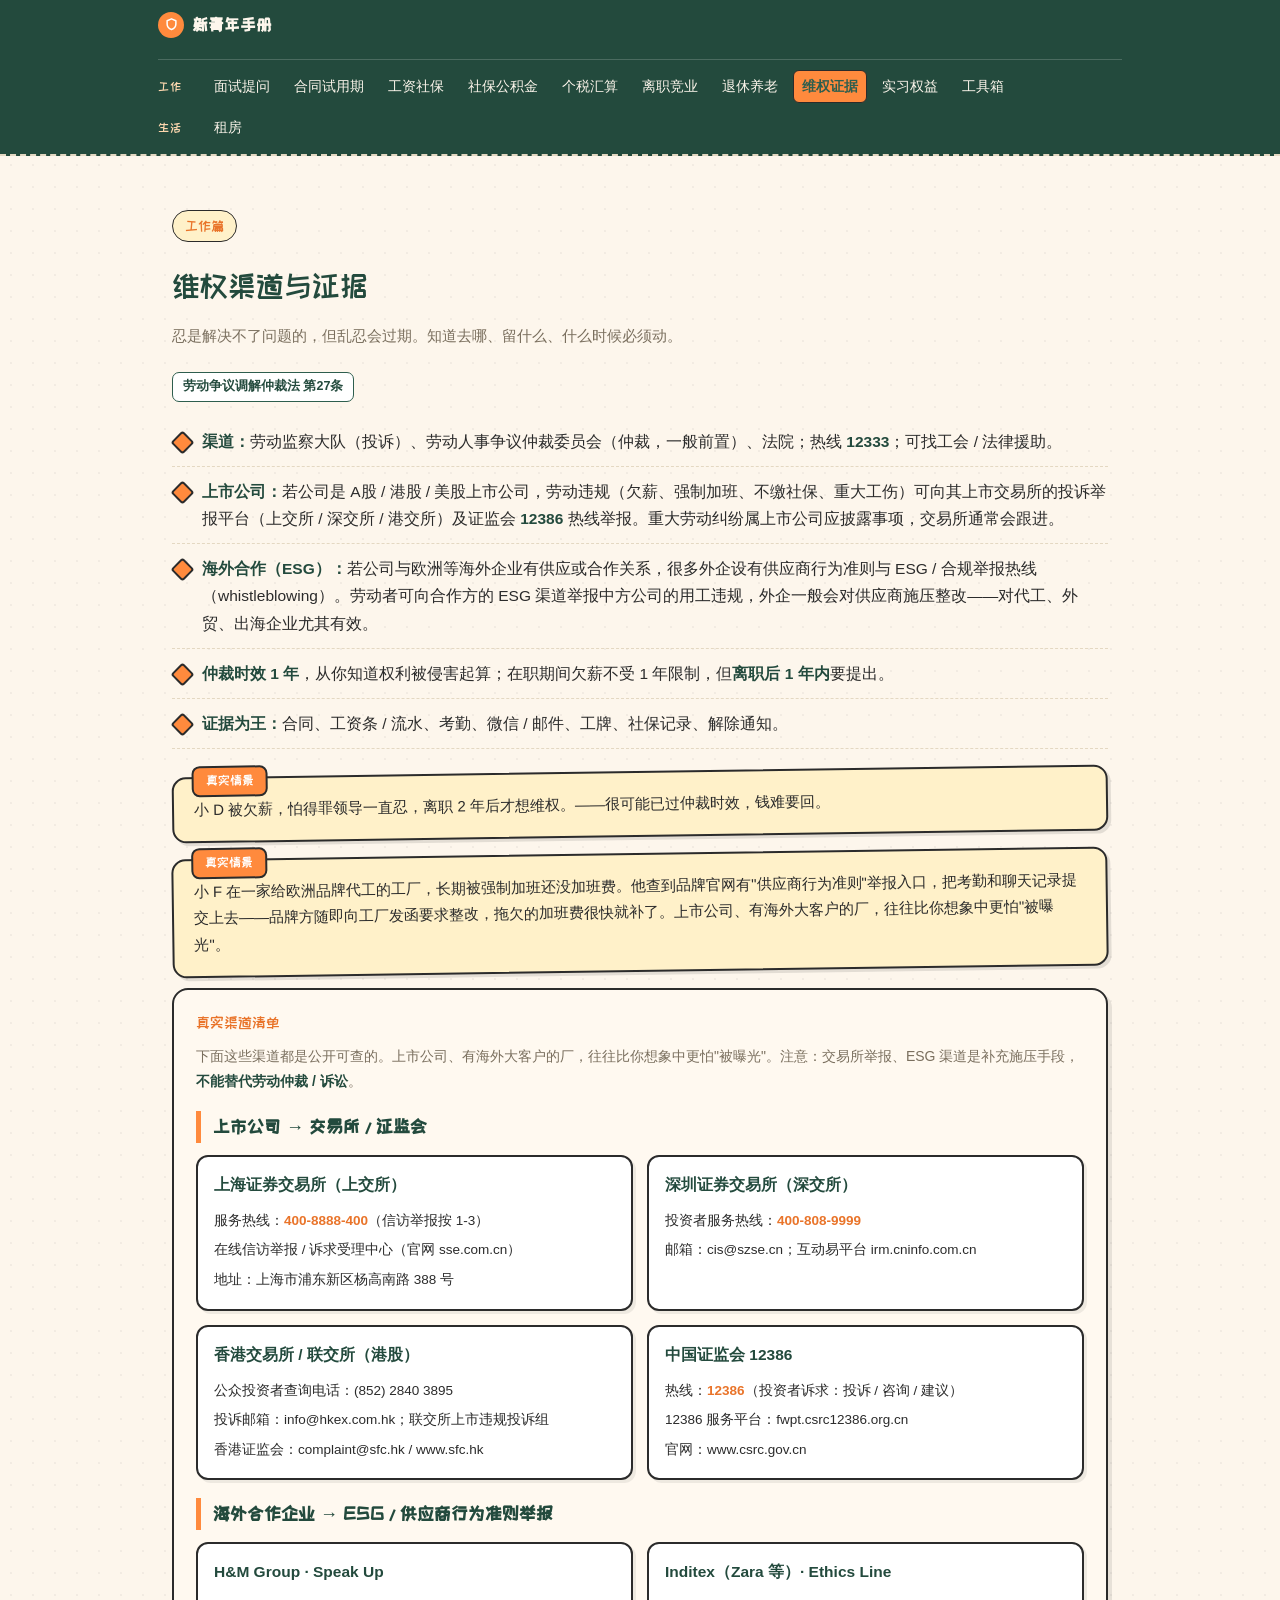
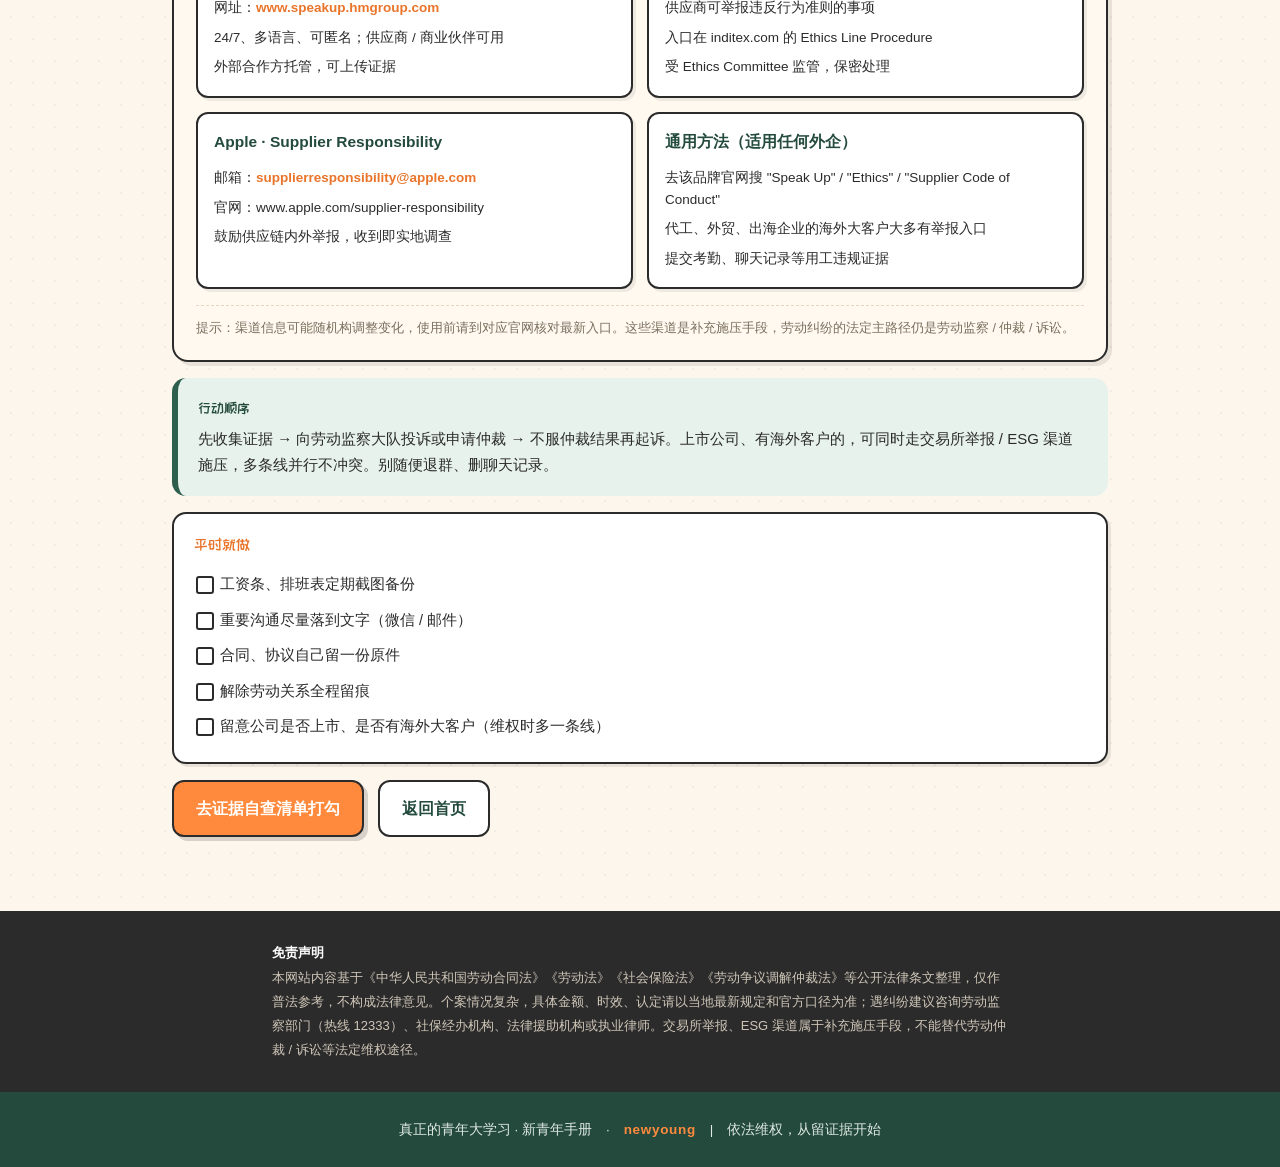
<file: rights.html>
<!DOCTYPE html>
<html lang="zh-CN" data-page-node-id="gdgxmgciOR3ldDnQSmrAHQ">
<head data-page-node-id="doxPBalvle7TyKHs71Vfli">
<meta charset="UTF-8" data-page-node-id="va5vCHofO3CcFJpHn8aZPS">
<meta name="viewport" content="width=device-width, initial-scale=1.0" data-page-node-id="4l2aVdyt9xK8EFIc7TgRx2">
<title>维权渠道与证据 · 新青年手册</title>
<meta name="description" content="劳动纠纷去哪投诉、时效多久、哪些证据能救你一命——维权渠道与证据清单。">
<meta name="keywords" content="劳动维权,投诉渠道,12333,劳动仲裁,证据">
<meta name="robots" content="index,follow">
<meta property="og:type" content="article">
<meta property="og:locale" content="zh_CN">
<meta property="og:site_name" content="新青年手册">
<meta property="og:title" content="维权渠道与证据 · 新青年手册">
<meta property="og:description" content="劳动纠纷去哪投诉、时效多久、哪些证据能救你一命——维权渠道与证据清单。">
<meta name="twitter:card" content="summary">
<script type="application/ld+json">
{"@context":"https://schema.org","@type":"Article","headline":"维权渠道与证据 · 新青年手册","description":"劳动纠纷去哪投诉、时效多久、哪些证据能救你一命——维权渠道与证据清单。","inLanguage":"zh-CN","url":"https://newyoung.eliokit.dev/rights.html","publisher":{"@type":"Organization","name":"新青年手册"}}
</script>
<link rel="preconnect" href="https://fonts.googleapis.com" data-page-node-id="XeLu3vsNI6avkT1qyqUrnX">
<link href="https://fonts.googleapis.com/css2?family=ZCOOL+KuaiLe&display=swap" rel="stylesheet" data-page-node-id="JCsuLncDwdfPzTjExIZrlx">
<link rel="icon" href="favicon.ico" type="image/x-icon">
<link rel="stylesheet" href="styles.css" data-page-node-id="Pm21mu9MS7ANPDZTfTlHYF">
</head>
<body data-page-node-id="F5VYrIOfJOFXmbGV8QsU1M">

<nav id="topnav"></nav>
<script src="nav.js"></script>

<section data-page-node-id="gADxsWCY9zncUmadVeVi15">
  <div class="wrap" data-page-node-id="N6s2XNp5AP1sYDVL1njKYq">
    <div class="sec-head" data-page-node-id="8x4eKvmQTuFZFmdL0pgStG"><span class="sec-kicker">工作篇</span></div>
    <h2 class="sec-title" data-page-node-id="q9Da6e9ICfeKpZp7JU84Zm">维权渠道与证据</h2>
    <p class="sec-sub" data-page-node-id="DFjIh4vCH2AwaBk8GbNNvm">忍是解决不了问题的，但乱忍会过期。知道去哪、留什么、什么时候必须动。</p>
    <div data-page-node-id="OCTgnYzUkUvHyEvB0zoYMq">
      <span class="law" data-page-node-id="UTsXdb1xKyiYfIRNtOmQrl">劳动争议调解仲裁法 第27条</span>
    </div>
    <ul class="points" data-page-node-id="D02q8iYslcJ5c8oKqG3SN4">
      <li data-page-node-id="l8CvU2qi62JicLVVA45gE2"><b data-page-node-id="ttGkvJfdZqLtxLkr1fjjOE">渠道：</b>劳动监察大队（投诉）、劳动人事争议仲裁委员会（仲裁，一般前置）、法院；热线 <b data-page-node-id="6iObfcfbQ4bgLHJANbno8P">12333</b>；可找工会 / 法律援助。</li>
      <li data-page-node-id="T5f9OuEFgp3tDZRIcKUciw"><b data-page-node-id="T1bnhmTZD7wG2EMmqkL5f8">上市公司：</b>若公司是 A股 / 港股 / 美股上市公司，劳动违规（欠薪、强制加班、不缴社保、重大工伤）可向其上市交易所的投诉举报平台（上交所 / 深交所 / 港交所）及证监会 <b data-page-node-id="t1SgDRZx8tP17oHsnThiiS">12386</b> 热线举报。重大劳动纠纷属上市公司应披露事项，交易所通常会跟进。</li>
      <li data-page-node-id="X87a2QvZPBFe4Akg2aXYmF"><b data-page-node-id="FwOYLzf3GfVtxCskxPbVgI">海外合作（ESG）：</b>若公司与欧洲等海外企业有供应或合作关系，很多外企设有供应商行为准则与 ESG / 合规举报热线（whistleblowing）。劳动者可向合作方的 ESG 渠道举报中方公司的用工违规，外企一般会对供应商施压整改——对代工、外贸、出海企业尤其有效。</li>
      <li data-page-node-id="AWQKvbc8GfbVSk9ho065tZ"><b data-page-node-id="v7HBCXQ5XRkeOxeR7NtIj3">仲裁时效 1 年</b>，从你知道权利被侵害起算；在职期间欠薪不受 1 年限制，但<b data-page-node-id="Ef7fBFLB1ODGglpgy6H3Ck">离职后 1 年内</b>要提出。</li>
      <li data-page-node-id="2cocpuGizdmnZ7vdC9EF16"><b data-page-node-id="j5yO6NjSg8W65bWywlaRUD">证据为王：</b>合同、工资条 / 流水、考勤、微信 / 邮件、工牌、社保记录、解除通知。</li>
    </ul>

    <div class="block case" data-page-node-id="iFosTawVKW6SPyvXwQdmFA">
      <p data-page-node-id="4QbPNcEvm5e0F3d9BZzUYz">小 D 被欠薪，怕得罪领导一直忍，离职 2 年后才想维权。——很可能已过仲裁时效，钱难要回。</p>
    </div>
    <div class="block case" data-page-node-id="EMbxdhiqFzERLf74wgiyzb">
      <p data-page-node-id="Vsu3qJmkkuxvt7vnSJEXcK">小 F 在一家给欧洲品牌代工的工厂，长期被强制加班还没加班费。他查到品牌官网有"供应商行为准则"举报入口，把考勤和聊天记录提交上去——品牌方随即向工厂发函要求整改，拖欠的加班费很快就补了。上市公司、有海外大客户的厂，往往比你想象中更怕"被曝光"。</p>
    </div>

    <div class="block chan">
      <span class="tag">真实渠道清单</span>
      <p class="chan-intro">下面这些渠道都是公开可查的。上市公司、有海外大客户的厂，往往比你想象中更怕"被曝光"。注意：交易所举报、ESG 渠道是补充施压手段，<b>不能替代劳动仲裁 / 诉讼</b>。</p>

      <h4 class="chan-h">上市公司 → 交易所 / 证监会</h4>
      <div class="chan-grid">
        <div class="chan-card">
          <div class="chan-name">上海证券交易所（上交所）</div>
          <ul>
            <li>服务热线：<b>400-8888-400</b>（信访举报按 1-3）</li>
            <li>在线信访举报 / 诉求受理中心（官网 sse.com.cn）</li>
            <li>地址：上海市浦东新区杨高南路 388 号</li>
          </ul>
        </div>
        <div class="chan-card">
          <div class="chan-name">深圳证券交易所（深交所）</div>
          <ul>
            <li>投资者服务热线：<b>400-808-9999</b></li>
            <li>邮箱：cis@szse.cn；互动易平台 irm.cninfo.com.cn</li>
          </ul>
        </div>
        <div class="chan-card">
          <div class="chan-name">香港交易所 / 联交所（港股）</div>
          <ul>
            <li>公众投资者查询电话：(852) 2840 3895</li>
            <li>投诉邮箱：info@hkex.com.hk；联交所上市违规投诉组</li>
            <li>香港证监会：complaint@sfc.hk / www.sfc.hk</li>
          </ul>
        </div>
        <div class="chan-card">
          <div class="chan-name">中国证监会 12386</div>
          <ul>
            <li>热线：<b>12386</b>（投资者诉求：投诉 / 咨询 / 建议）</li>
            <li>12386 服务平台：fwpt.csrc12386.org.cn</li>
            <li>官网：www.csrc.gov.cn</li>
          </ul>
        </div>
      </div>

      <h4 class="chan-h">海外合作企业 → ESG / 供应商行为准则举报</h4>
      <div class="chan-grid">
        <div class="chan-card">
          <div class="chan-name">H&amp;M Group · Speak Up</div>
          <ul>
            <li>网址：<b>www.speakup.hmgroup.com</b></li>
            <li>24/7、多语言、可匿名；供应商 / 商业伙伴可用</li>
            <li>外部合作方托管，可上传证据</li>
          </ul>
        </div>
        <div class="chan-card">
          <div class="chan-name">Inditex（Zara 等）· Ethics Line</div>
          <ul>
            <li>供应商可举报违反行为准则的事项</li>
            <li>入口在 inditex.com 的 Ethics Line Procedure</li>
            <li>受 Ethics Committee 监管，保密处理</li>
          </ul>
        </div>
        <div class="chan-card">
          <div class="chan-name">Apple · Supplier Responsibility</div>
          <ul>
            <li>邮箱：<b>supplierresponsibility@apple.com</b></li>
            <li>官网：www.apple.com/supplier-responsibility</li>
            <li>鼓励供应链内外举报，收到即实地调查</li>
          </ul>
        </div>
        <div class="chan-card">
          <div class="chan-name">通用方法（适用任何外企）</div>
          <ul>
            <li>去该品牌官网搜 "Speak Up" / "Ethics" / "Supplier Code of Conduct"</li>
            <li>代工、外贸、出海企业的海外大客户大多有举报入口</li>
            <li>提交考勤、聊天记录等用工违规证据</li>
          </ul>
        </div>
      </div>
      <p class="chan-note">提示：渠道信息可能随机构调整变化，使用前请到对应官网核对最新入口。这些渠道是补充施压手段，劳动纠纷的法定主路径仍是劳动监察 / 仲裁 / 诉讼。</p>
    </div>

    <div class="block say" data-page-node-id="8TowygLsfqCYytdEmmeNct">
      <span class="tag" data-page-node-id="w55h6MVGQX0kvHZLqFz0KB">行动顺序</span>
      <p data-page-node-id="NfOZwz0W5ynqnVhJaR2EPT">先收集证据 → 向劳动监察大队投诉或申请仲裁 → 不服仲裁结果再起诉。上市公司、有海外客户的，可同时走交易所举报 / ESG 渠道施压，多条线并行不冲突。别随便退群、删聊天记录。</p>
    </div>
    <div class="block evi" data-page-node-id="u3Cijnf0nT3W7ncqnZ3eJt">
      <span class="tag" data-page-node-id="htG6jfp5CJnKNm8UzphCsv">平时就做</span>
      <ul data-page-node-id="axaRX2F4pQop9BrGglArNW">
        <li data-page-node-id="ZsbvJCnFuBvKrPWsmn4L0H">工资条、排班表定期截图备份</li>
        <li data-page-node-id="mnO4PmAnzc8ucKf1veQw13">重要沟通尽量落到文字（微信 / 邮件）</li>
        <li data-page-node-id="JMMICTWi5fzjDvMO256Gb8">合同、协议自己留一份原件</li>
        <li data-page-node-id="bFaGZuj4PWZMgen8Nfkf9W">解除劳动关系全程留痕</li>
        <li data-page-node-id="Xgw73kUYbiuHsQ4DQt6s6x">留意公司是否上市、是否有海外大客户（维权时多一条线）</li>
      </ul>
    </div>

    <div class="cta" data-page-node-id="eSjIYD45iySFIJXgd1t7zn">
      <a class="primary" href="tools.html" data-page-node-id="GBmD34khijKMwQol1j7YpS">去证据自查清单打勾</a>
      <a class="ghost" href="index.html" data-page-node-id="onTsM2FFYbF7jgoaWerbWg">返回首页</a>
    </div>
  </div>
</section>

<div class="disclaimer" data-page-node-id="GlxvhiNIHklqLTj8nTTNho">
  <div class="wrap" data-page-node-id="brE5Kneb2ZXLPe9TDQNSjZ">
    <b data-page-node-id="M39x8Ii4nuKrCeJkOCsDT5">免责声明</b><br data-page-node-id="2ubOfdeEaCZS7oN1g7zqPP">
    本网站内容基于《中华人民共和国劳动合同法》《劳动法》《社会保险法》《劳动争议调解仲裁法》等公开法律条文整理，仅作普法参考，不构成法律意见。个案情况复杂，具体金额、时效、认定请以当地最新规定和官方口径为准；遇纠纷建议咨询劳动监察部门（热线 12333）、社保经办机构、法律援助机构或执业律师。交易所举报、ESG 渠道属于补充施压手段，不能替代劳动仲裁 / 诉讼等法定维权途径。
  </div>
</div>

<footer data-page-node-id="WeFF8SfbhUviC95ZZXOXlx">真正的青年大学习 · 新青年手册　·　<span class="brand-en">newyoung</span>　|　依法维权，从留证据开始</footer>

<script src="law.js"></script>
</body>
</html>
</file>
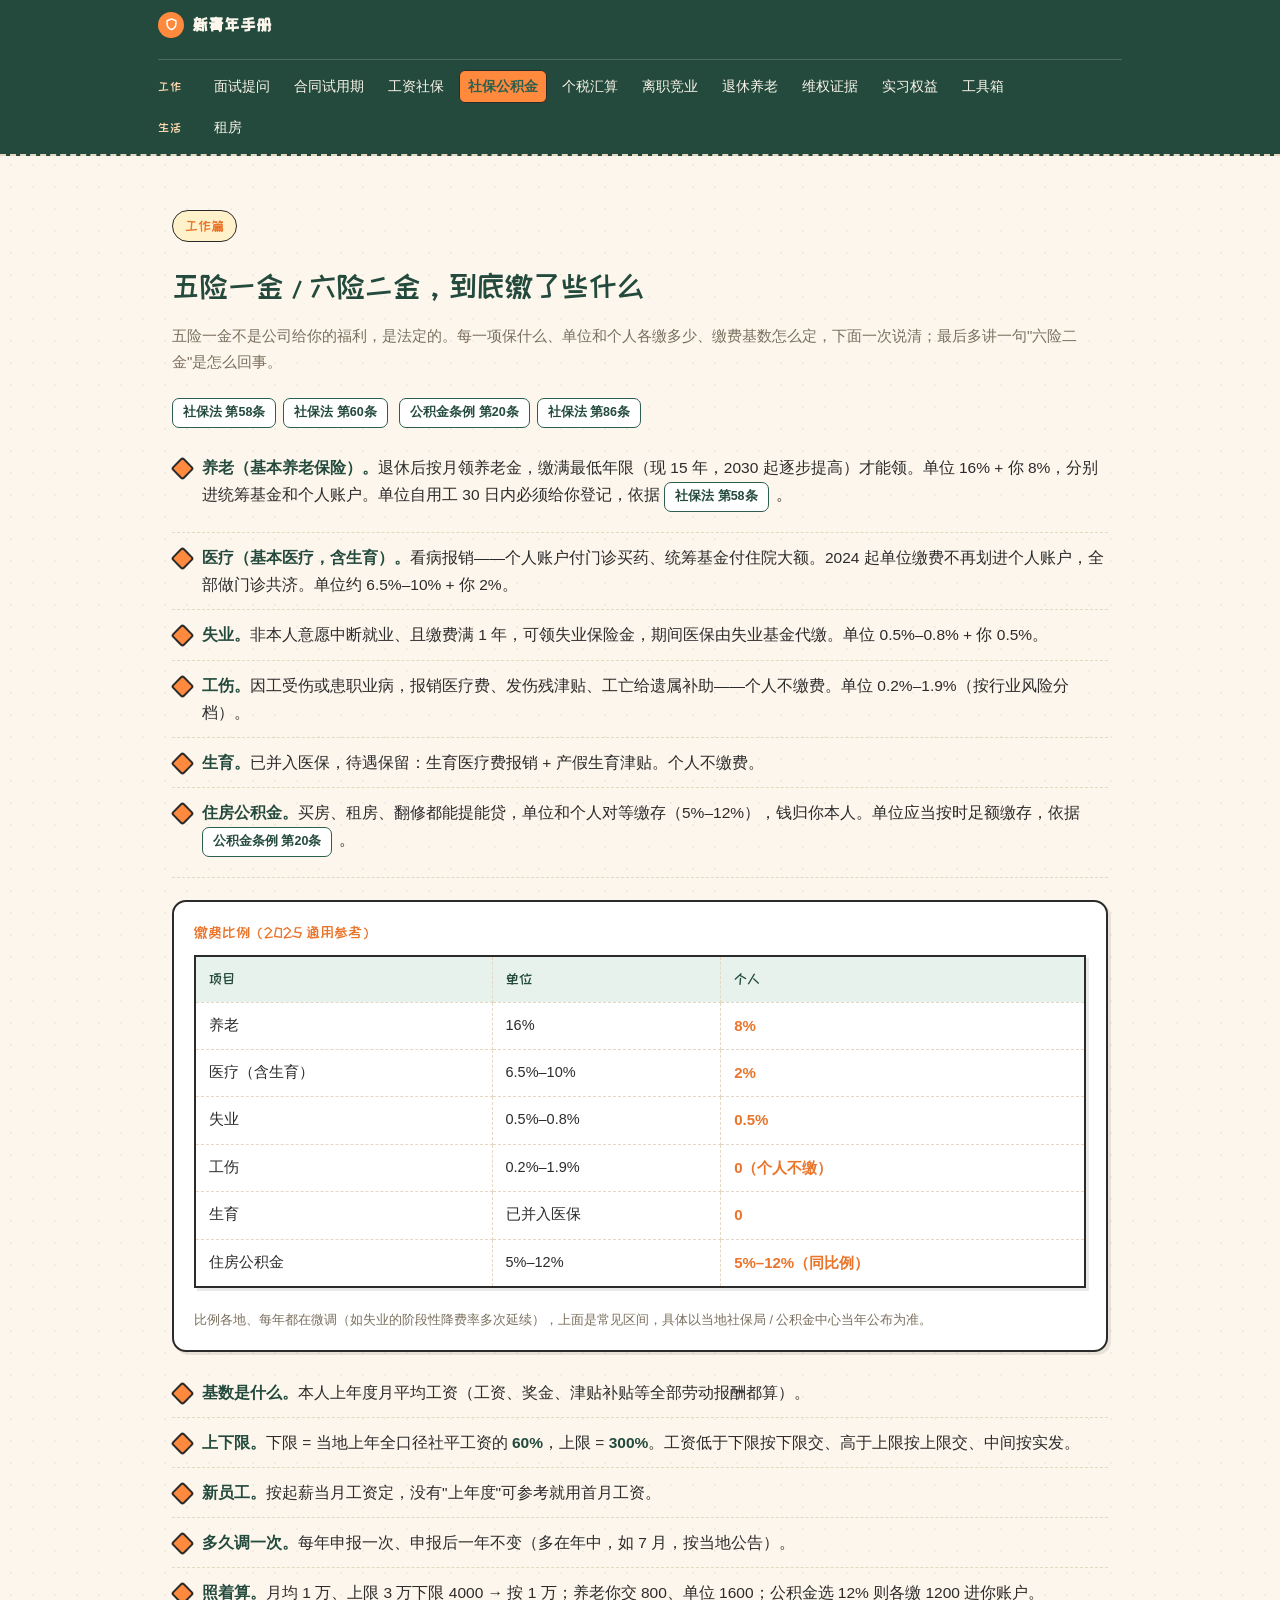
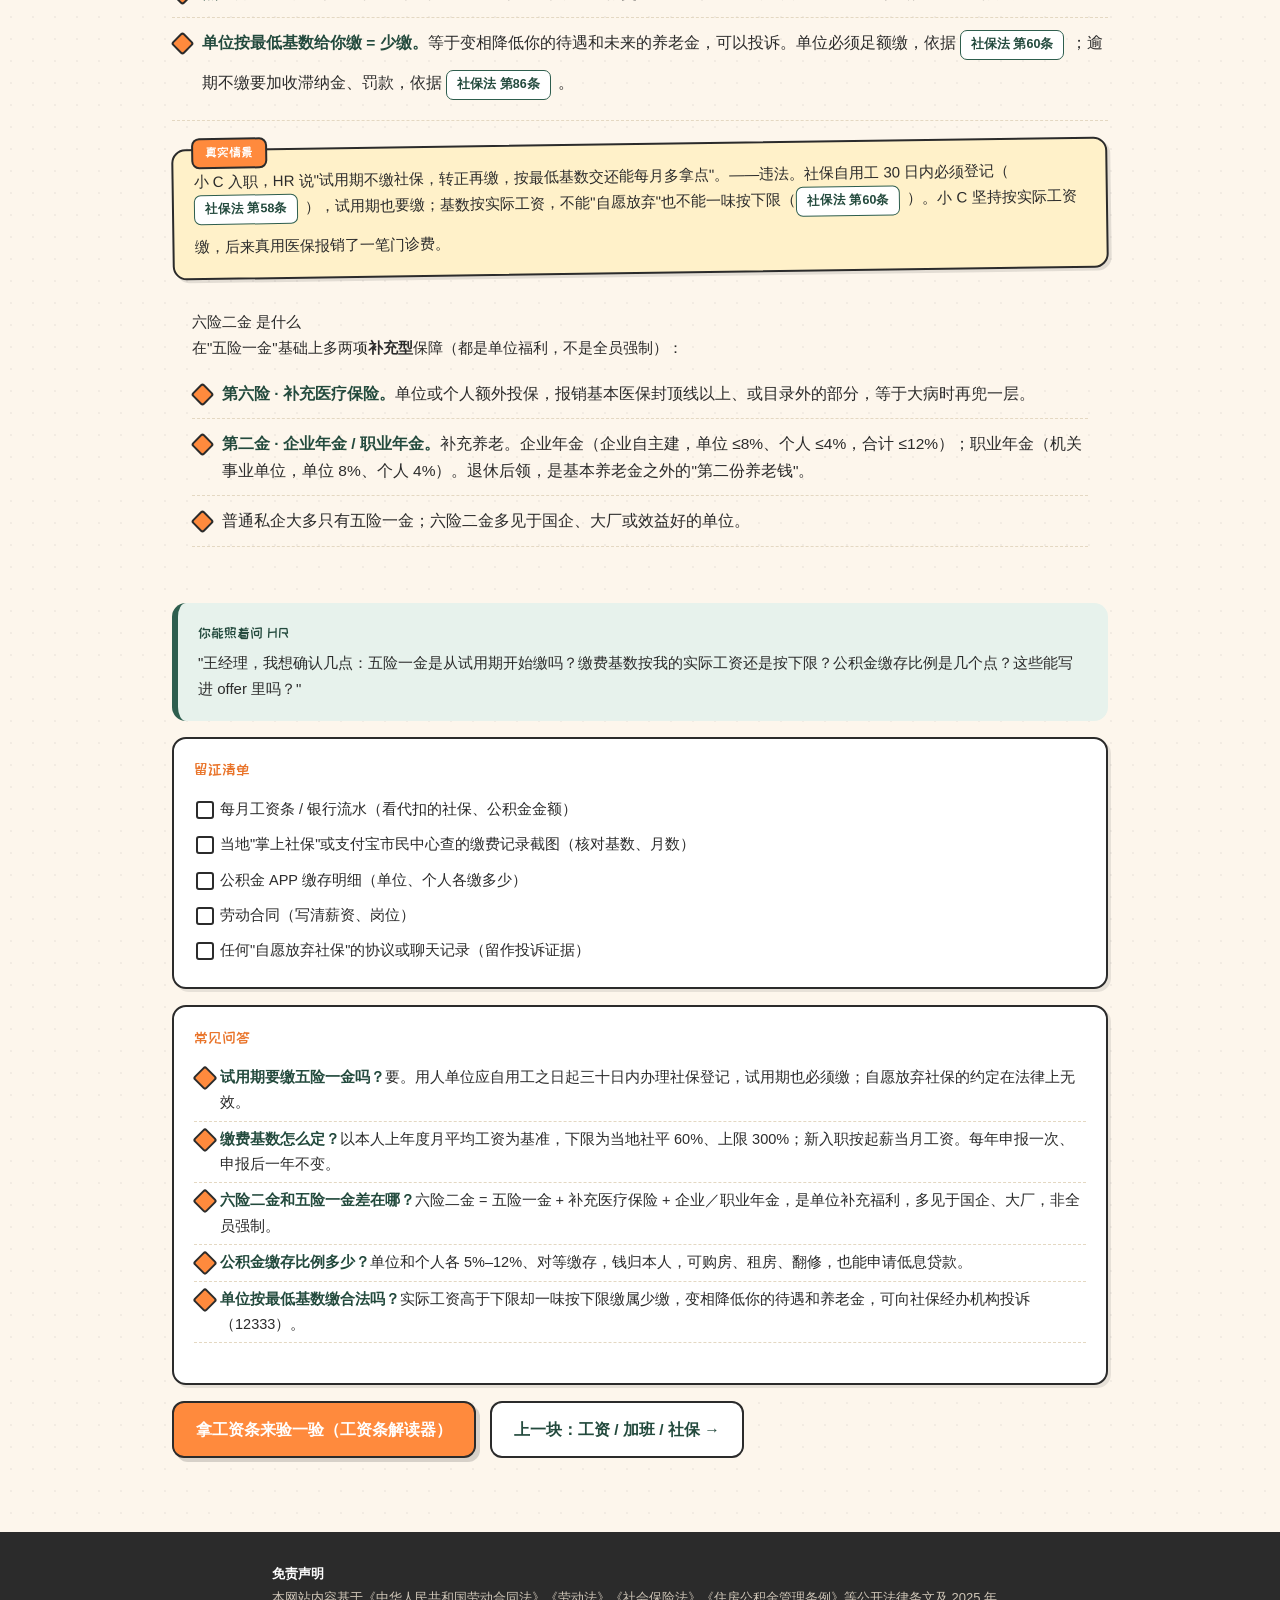
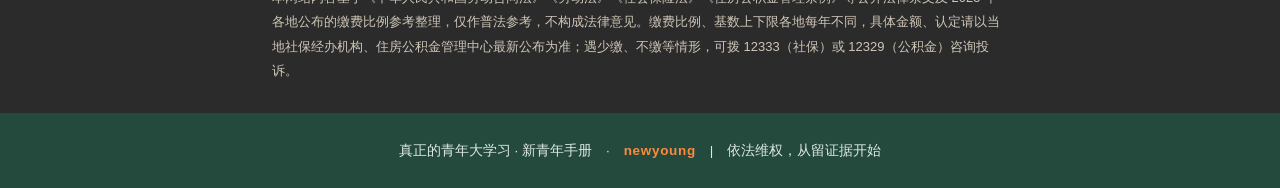
<file: social-security.html>
<!DOCTYPE html>
<html lang="zh-CN">
<head>
<meta charset="UTF-8">
<meta name="viewport" content="width=device-width, initial-scale=1.0">
<title>五险一金 / 六险二金 · 新青年手册</title>
<meta name="description" content="五险一金每一项保什么、单位和个人各缴多少、缴费基数怎么定；六险二金是什么。试用期也要缴，不能自愿放弃。">
<meta name="keywords" content="五险一金,六险二金,缴费基数,社保,住房公积金,补充医疗,企业年金">
<meta name="robots" content="index,follow">
<meta property="og:type" content="article">
<meta property="og:locale" content="zh_CN">
<meta property="og:site_name" content="新青年手册">
<meta property="og:title" content="五险一金 / 六险二金 · 新青年手册">
<meta property="og:description" content="五险一金每一项保什么、单位和个人各缴多少、缴费基数怎么定；六险二金是什么。试用期也要缴，不能自愿放弃。">
<meta name="twitter:card" content="summary">
<script type="application/ld+json">
{"@context":"https://schema.org","@type":"Article","headline":"五险一金 / 六险二金 · 新青年手册","description":"五险一金每一项保什么、单位和个人各缴多少、缴费基数怎么定；六险二金是什么。试用期也要缴，不能自愿放弃。","inLanguage":"zh-CN","url":"https://newyoung.eliokit.dev/social-security.html","publisher":{"@type":"Organization","name":"新青年手册"}}
</script>
<link rel="preconnect" href="https://fonts.googleapis.com">
<link href="https://fonts.googleapis.com/css2?family=ZCOOL+KuaiLe&display=swap" rel="stylesheet">
<link rel="icon" href="favicon.ico" type="image/x-icon">
<link rel="stylesheet" href="styles.css">
<script type="application/ld+json">
{"@context":"https://schema.org","@type":"FAQPage","mainEntity":[
{"@type":"Question","name":"试用期要缴五险一金吗？","acceptedAnswer":{"@type":"Answer","text":"要。用人单位应自用工之日起三十日内为职工办理社保登记，试用期包含在劳动合同期限内也必须缴纳；双方约定'自愿放弃社保'在法律上无效。"}},
{"@type":"Question","name":"五险一金的缴费基数怎么定？","acceptedAnswer":{"@type":"Answer","text":"以本人上年度月平均工资为基准，下限为当地全口径社平工资的60%、上限为300%，工资在之间按实发；新入职职工按起薪当月工资确定。每年申报一次、申报后一年不变。"}},
{"@type":"Question","name":"六险二金和五险一金有什么区别？","acceptedAnswer":{"@type":"Answer","text":"六险二金 = 五险一金 + 补充医疗保险（第六险）+ 企业年金/职业年金（第二金）。后两项是单位补充福利，多见于国企、大厂，并非全员强制。"}},
{"@type":"Question","name":"住房公积金缴存比例是多少？","acceptedAnswer":{"@type":"Answer","text":"单位和个人各缴5%—12%，且比例相同、对等缴存，资金归职工本人，可用于购房、租房、翻修，也能申请低息贷款。"}},
{"@type":"Question","name":"单位按最低基数给我缴社保合法吗？","acceptedAnswer":{"@type":"Answer","text":"若你的实际工资高于下限，单位一味按下限缴纳属于少缴，会变相降低你的待遇和未来养老金，可向社保经办机构投诉（热线12333），逾期不缴还要加收滞纳金并处罚款。"}}
]}
</script>
</head>
<body>

<nav id="topnav"></nav>
<script src="nav.js"></script>

<section>
  <div class="wrap">
    <div class="sec-head"><span class="sec-kicker">工作篇</span></div>
    <h2 class="sec-title">五险一金 / 六险二金，到底缴了些什么</h2>
    <p class="sec-sub">五险一金不是公司给你的福利，是法定的。每一项保什么、单位和个人各缴多少、缴费基数怎么定，下面一次说清；最后多讲一句"六险二金"是怎么回事。</p>
    <div>
      <span class="law">社保法 第58条</span><span class="law">社保法 第60条</span>
      <span class="law">公积金条例 第20条</span><span class="law">社保法 第86条</span>
    </div>

    <ul class="points">
      <li><b>养老（基本养老保险）。</b>退休后按月领养老金，缴满最低年限（现 15 年，2030 起逐步提高）才能领。单位 16% + 你 8%，分别进统筹基金和个人账户。单位自用工 30 日内必须给你登记，依据 <span class="law">社保法 第58条</span>。</li>
      <li><b>医疗（基本医疗，含生育）。</b>看病报销——个人账户付门诊买药、统筹基金付住院大额。2024 起单位缴费不再划进个人账户，全部做门诊共济。单位约 6.5%–10% + 你 2%。</li>
      <li><b>失业。</b>非本人意愿中断就业、且缴费满 1 年，可领失业保险金，期间医保由失业基金代缴。单位 0.5%–0.8% + 你 0.5%。</li>
      <li><b>工伤。</b>因工受伤或患职业病，报销医疗费、发伤残津贴、工亡给遗属补助——个人不缴费。单位 0.2%–1.9%（按行业风险分档）。</li>
      <li><b>生育。</b>已并入医保，待遇保留：生育医疗费报销 + 产假生育津贴。个人不缴费。</li>
      <li><b>住房公积金。</b>买房、租房、翻修都能提能贷，单位和个人对等缴存（5%–12%），钱归你本人。单位应当按时足额缴存，依据 <span class="law">公积金条例 第20条</span>。</li>
    </ul>

    <div class="block evi">
      <span class="tag">缴费比例（2025 通用参考）</span>
      <table class="ratetable">
        <tr><th>项目</th><th>单位</th><th>个人</th></tr>
        <tr><td>养老</td><td>16%</td><td><b>8%</b></td></tr>
        <tr><td>医疗（含生育）</td><td>6.5%–10%</td><td><b>2%</b></td></tr>
        <tr><td>失业</td><td>0.5%–0.8%</td><td><b>0.5%</b></td></tr>
        <tr><td>工伤</td><td>0.2%–1.9%</td><td><b>0（个人不缴）</b></td></tr>
        <tr><td>生育</td><td>已并入医保</td><td><b>0</b></td></tr>
        <tr><td>住房公积金</td><td>5%–12%</td><td><b>5%–12%（同比例）</b></td></tr>
      </table>
      <p class="hint">比例各地、每年都在微调（如失业的阶段性降费率多次延续），上面是常见区间，具体以当地社保局 / 公积金中心当年公布为准。</p>
    </div>

    <ul class="points">
      <li><b>基数是什么。</b>本人上年度月平均工资（工资、奖金、津贴补贴等全部劳动报酬都算）。</li>
      <li><b>上下限。</b>下限 = 当地上年全口径社平工资的 <b>60%</b>，上限 = <b>300%</b>。工资低于下限按下限交、高于上限按上限交、中间按实发。</li>
      <li><b>新员工。</b>按起薪当月工资定，没有"上年度"可参考就用首月工资。</li>
      <li><b>多久调一次。</b>每年申报一次、申报后一年不变（多在年中，如 7 月，按当地公告）。</li>
      <li><b>照着算。</b>月均 1 万、上限 3 万下限 4000 → 按 1 万；养老你交 800、单位 1600；公积金选 12% 则各缴 1200 进你账户。</li>
      <li><b>单位按最低基数给你缴 = 少缴。</b>等于变相降低你的待遇和未来的养老金，可以投诉。单位必须足额缴，依据 <span class="law">社保法 第60条</span>；逾期不缴要加收滞纳金、罚款，依据 <span class="law">社保法 第86条</span>。</li>
    </ul>

    <div class="block case">
      <p>小 C 入职，HR 说"试用期不缴社保，转正再缴，按最低基数交还能每月多拿点"。——违法。社保自用工 30 日内必须登记（<span class="law">社保法 第58条</span>），试用期也要缴；基数按实际工资，不能"自愿放弃"也不能一味按下限（<span class="law">社保法 第60条</span>）。小 C 坚持按实际工资缴，后来真用医保报销了一笔门诊费。</p>
    </div>

    <div class="block">
      <span class="tag">六险二金 是什么</span>
      <p>在"五险一金"基础上多两项<b>补充型</b>保障（都是单位福利，不是全员强制）：</p>
      <ul class="points" style="margin-top:8px">
        <li><b>第六险 · 补充医疗保险。</b>单位或个人额外投保，报销基本医保封顶线以上、或目录外的部分，等于大病时再兜一层。</li>
        <li><b>第二金 · 企业年金 / 职业年金。</b>补充养老。企业年金（企业自主建，单位 ≤8%、个人 ≤4%，合计 ≤12%）；职业年金（机关事业单位，单位 8%、个人 4%）。退休后领，是基本养老金之外的"第二份养老钱"。</li>
        <li>普通私企大多只有五险一金；六险二金多见于国企、大厂或效益好的单位。</li>
      </ul>
    </div>

    <div class="block say">
      <span class="tag">你能照着问 HR</span>
      <p>"王经理，我想确认几点：五险一金是从试用期开始缴吗？缴费基数按我的实际工资还是按下限？公积金缴存比例是几个点？这些能写进 offer 里吗？"</p>
    </div>

    <div class="block evi">
      <span class="tag">留证清单</span>
      <ul>
        <li>每月工资条 / 银行流水（看代扣的社保、公积金金额）</li>
        <li>当地"掌上社保"或支付宝市民中心查的缴费记录截图（核对基数、月数）</li>
        <li>公积金 APP 缴存明细（单位、个人各缴多少）</li>
        <li>劳动合同（写清薪资、岗位）</li>
        <li>任何"自愿放弃社保"的协议或聊天记录（留作投诉证据）</li>
      </ul>
    </div>

    <div class="block evi">
      <span class="tag">常见问答</span>
      <ul class="points">
        <li><b>试用期要缴五险一金吗？</b>要。用人单位应自用工之日起三十日内办理社保登记，试用期也必须缴；自愿放弃社保的约定在法律上无效。</li>
        <li><b>缴费基数怎么定？</b>以本人上年度月平均工资为基准，下限为当地社平 60%、上限 300%；新入职按起薪当月工资。每年申报一次、申报后一年不变。</li>
        <li><b>六险二金和五险一金差在哪？</b>六险二金 = 五险一金 + 补充医疗保险 + 企业／职业年金，是单位补充福利，多见于国企、大厂，非全员强制。</li>
        <li><b>公积金缴存比例多少？</b>单位和个人各 5%–12%、对等缴存，钱归本人，可购房、租房、翻修，也能申请低息贷款。</li>
        <li><b>单位按最低基数缴合法吗？</b>实际工资高于下限却一味按下限缴属少缴，变相降低你的待遇和养老金，可向社保经办机构投诉（12333）。</li>
      </ul>
    </div>

    <div class="cta">
      <a class="primary" href="tools.html#payslip">拿工资条来验一验（工资条解读器）</a>
      <a class="ghost" href="wage.html">上一块：工资 / 加班 / 社保 →</a>
    </div>
  </div>
</section>

<div class="disclaimer">
  <div class="wrap">
    <b>免责声明</b><br>
    本网站内容基于《中华人民共和国劳动合同法》《劳动法》《社会保险法》《住房公积金管理条例》等公开法律条文及 2025 年各地公布的缴费比例参考整理，仅作普法参考，不构成法律意见。缴费比例、基数上下限各地每年不同，具体金额、认定请以当地社保经办机构、住房公积金管理中心最新公布为准；遇少缴、不缴等情形，可拨 12333（社保）或 12329（公积金）咨询投诉。
  </div>
</div>

<footer>真正的青年大学习 · 新青年手册　·　<span class="brand-en">newyoung</span>　|　依法维权，从留证据开始</footer>

<script src="law.js"></script>
</body>
</html>
</file>
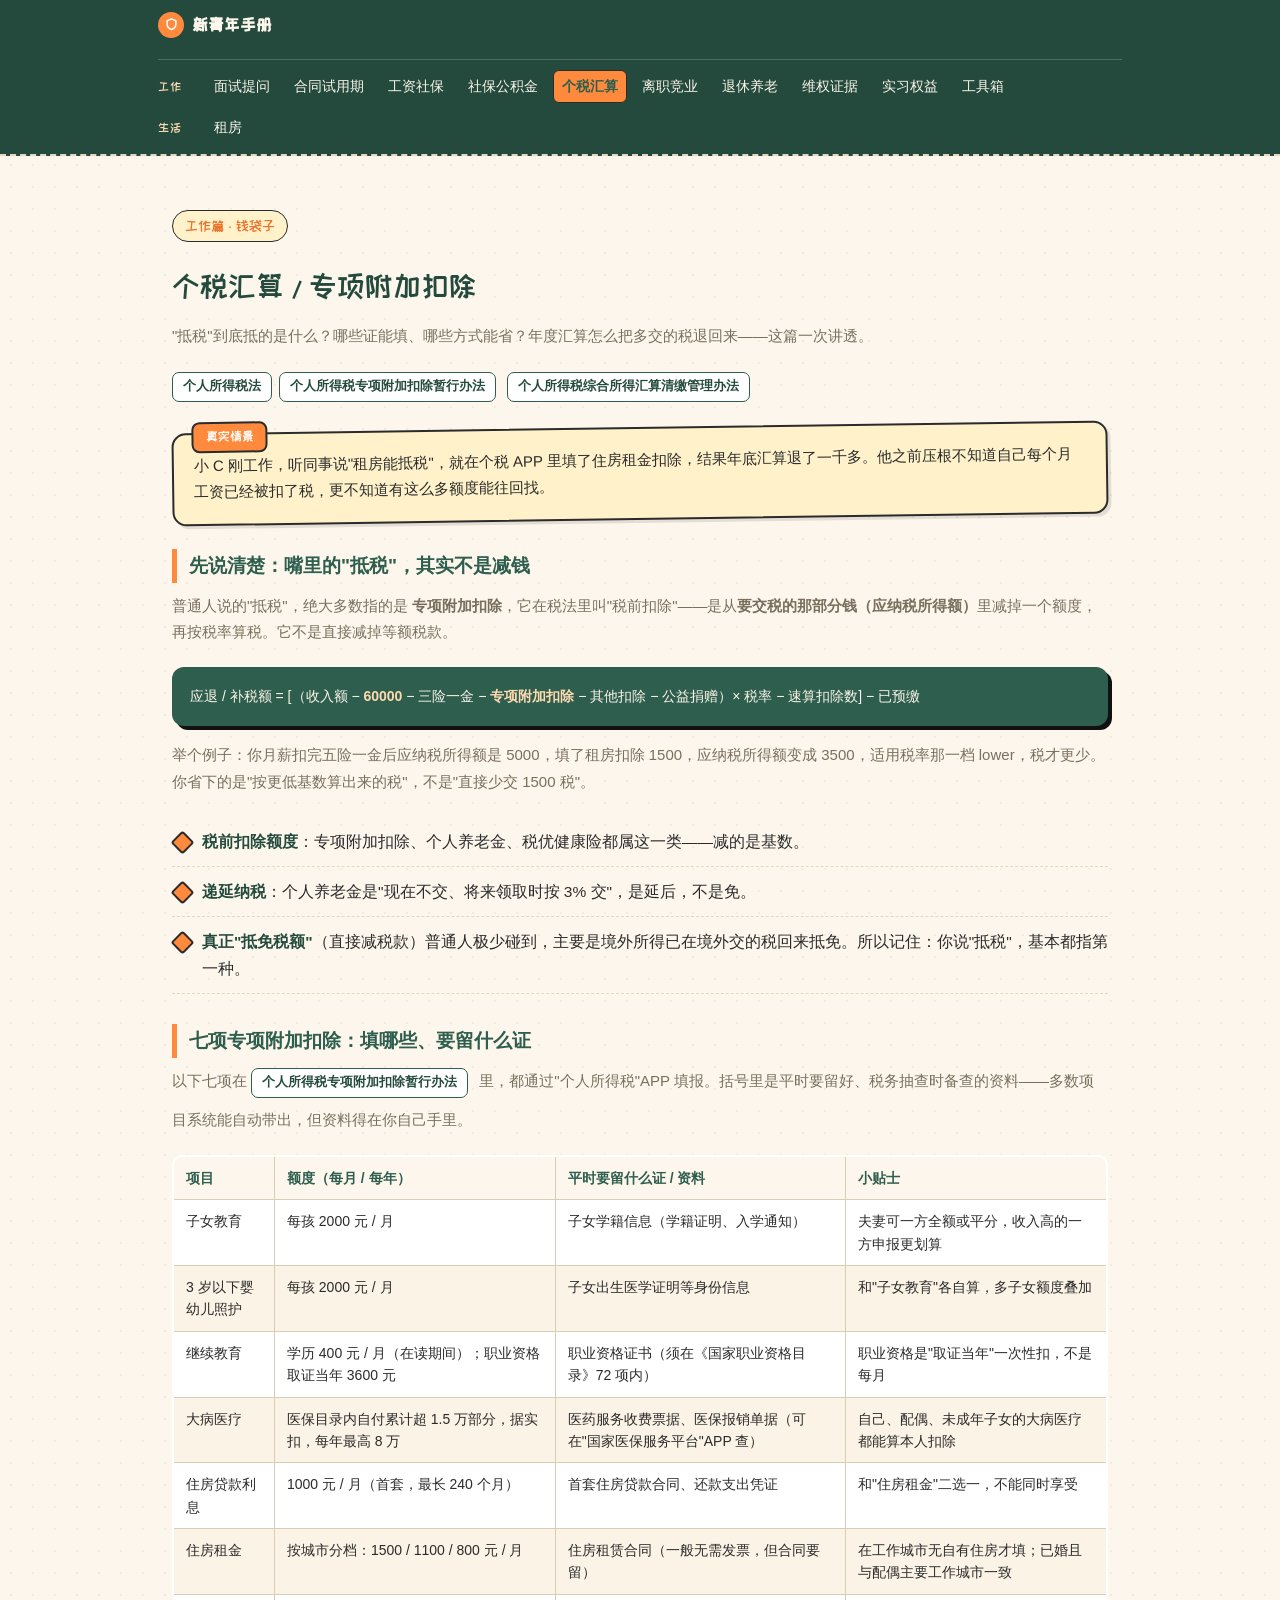
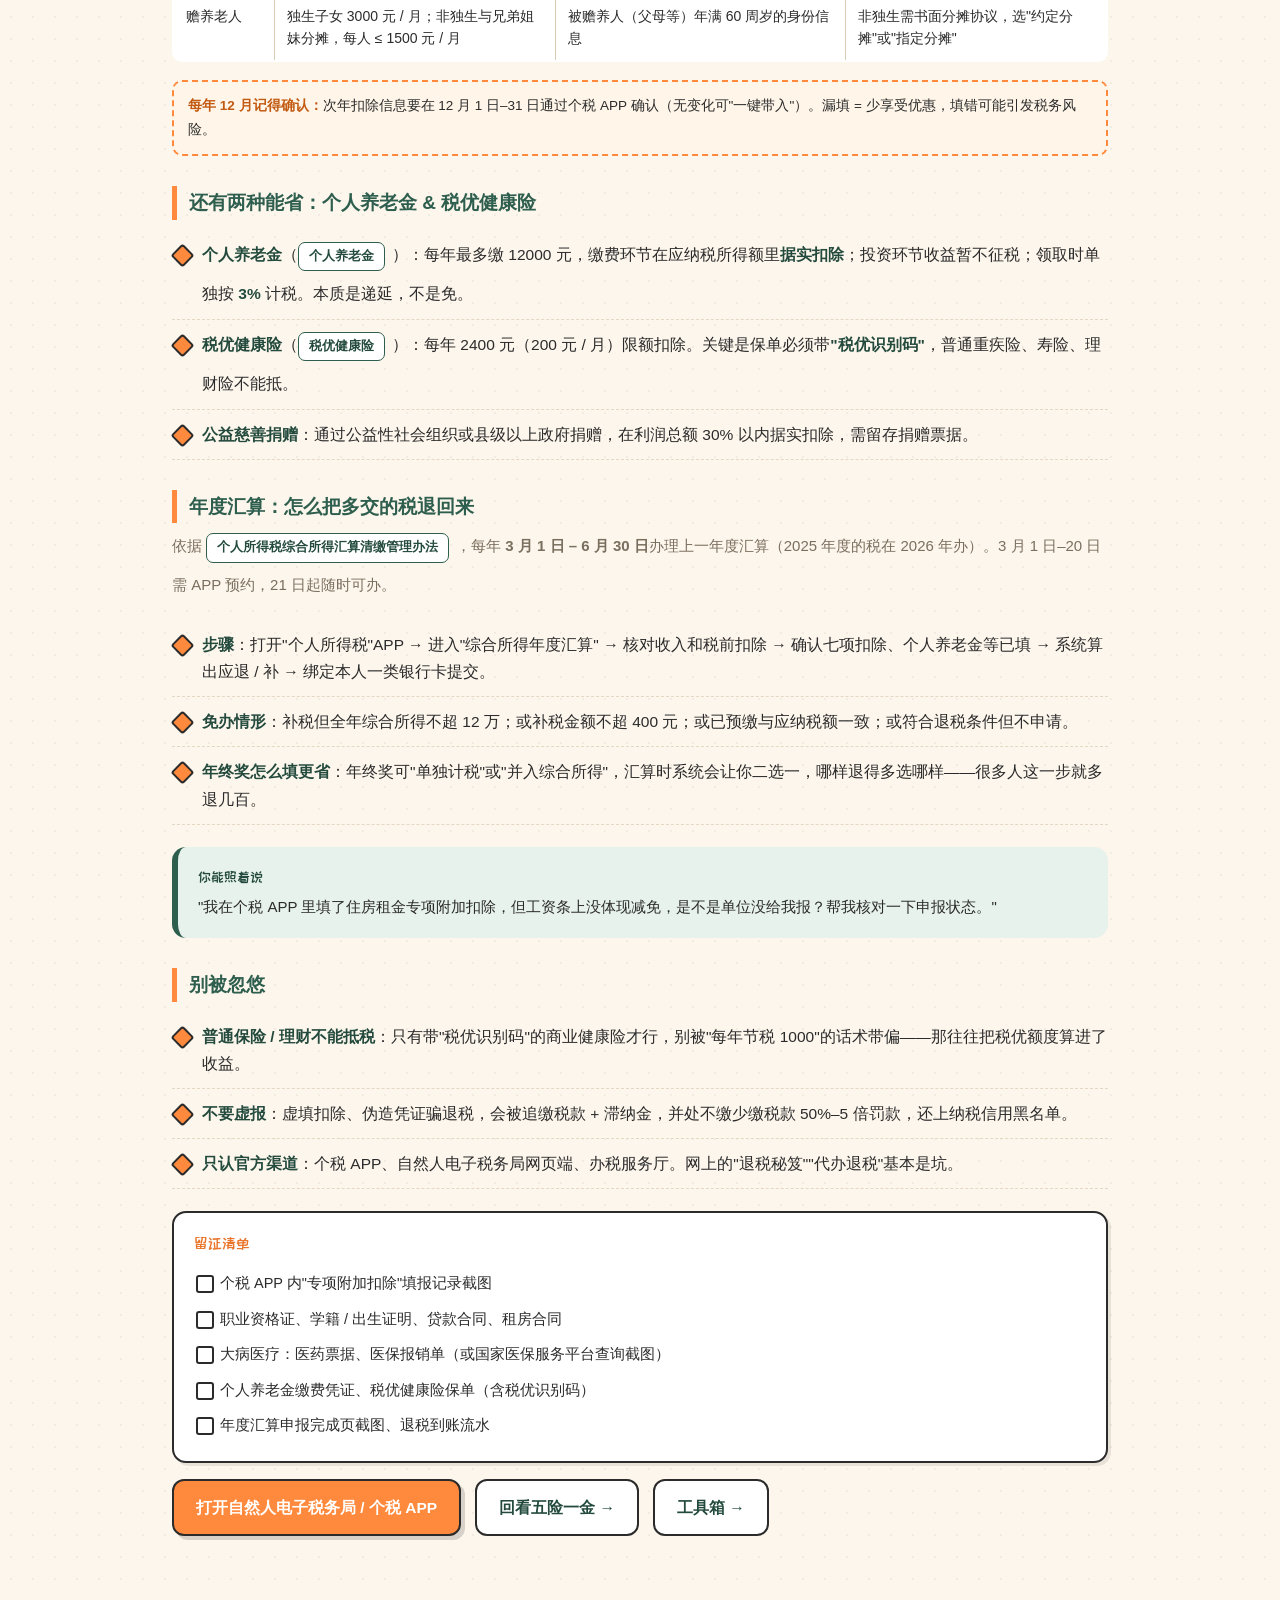
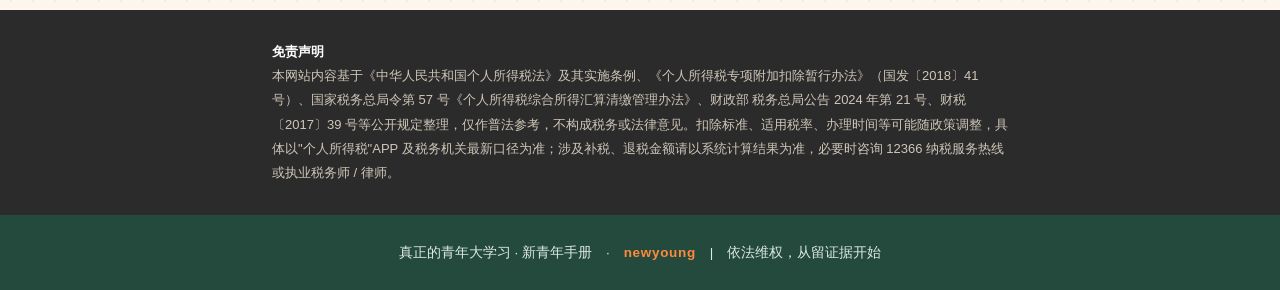
<file: tax.html>
<!DOCTYPE html>
<html lang="zh-CN">
<head>
<meta charset="UTF-8">
<meta name="viewport" content="width=device-width, initial-scale=1.0">
<title>个税汇算 / 专项附加扣除 · 新青年手册</title>
<meta name="description" content="个税「抵税」到底是抵扣额度还是减税钱？七项专项附加扣除要留什么证、个人养老金和税优健康险怎么省、年度汇算怎么退到钱——一次说清。">
<meta name="keywords" content="个税,个人所得税,专项附加扣除,年度汇算,退税,个人养老金,税优健康险,汇算清缴">
<meta name="robots" content="index,follow">
<meta property="og:type" content="article">
<meta property="og:locale" content="zh_CN">
<meta property="og:site_name" content="新青年手册">
<meta property="og:title" content="个税汇算 / 专项附加扣除 · 新青年手册">
<meta property="og:description" content="「抵税」到底是抵扣额度还是减税钱？七项专项附加扣除、个人养老金、税优健康险、年度汇算——一次说清。">
<meta name="twitter:card" content="summary">
<script type="application/ld+json">
{"@context":"https://schema.org","@type":"Article","headline":"个税汇算 / 专项附加扣除 · 新青年手册","description":"「抵税」到底是抵扣额度还是减税钱？七项专项附加扣除、个人养老金、税优健康险、年度汇算——一次说清。","inLanguage":"zh-CN","url":"https://newyoung.eliokit.dev/tax.html","publisher":{"@type":"Organization","name":"新青年手册"}}
</script>
<link rel="preconnect" href="https://fonts.googleapis.com">
<link href="https://fonts.googleapis.com/css2?family=ZCOOL+KuaiLe&display=swap" rel="stylesheet">
<link rel="icon" href="favicon.ico" type="image/x-icon">
<link rel="stylesheet" href="styles.css">
</head>
<body>

<nav id="topnav"></nav>
<script src="nav.js"></script>

<section>
  <div class="wrap">
    <div class="sec-head"><span class="sec-kicker">工作篇 · 钱袋子</span></div>
    <h2 class="sec-title">个税汇算 / 专项附加扣除</h2>
    <p class="sec-sub">"抵税"到底抵的是什么？哪些证能填、哪些方式能省？年度汇算怎么把多交的税退回来——这篇一次讲透。</p>
    <div>
      <span class="law">个人所得税法</span><span class="law">个人所得税专项附加扣除暂行办法</span>
      <span class="law">个人所得税综合所得汇算清缴管理办法</span>
    </div>

    <div class="block case">
      <p>小 C 刚工作，听同事说"租房能抵税"，就在个税 APP 里填了住房租金扣除，结果年底汇算退了一千多。他之前压根不知道自己每个月工资已经被扣了税，更不知道有这么多额度能往回找。</p>
    </div>

    <div class="sub-title">先说清楚：嘴里的"抵税"，其实不是减钱</div>
    <p class="sec-sub" style="margin-top:0">普通人说的"抵税"，绝大多数指的是 <b>专项附加扣除</b>，它在税法里叫"税前扣除"——是从<b>要交税的那部分钱（应纳税所得额）</b>里减掉一个额度，再按税率算税。它不是直接减掉等额税款。</p>
    <div class="formula">
      应退 / 补税额 = [（收入额 − <b>60000</b> − 三险一金 − <b>专项附加扣除</b> − 其他扣除 − 公益捐赠）× 税率 − 速算扣除数] − 已预缴
    </div>
    <p class="sec-sub" style="margin-top:0">举个例子：你月薪扣完五险一金后应纳税所得额是 5000，填了租房扣除 1500，应纳税所得额变成 3500，适用税率那一档 lower，税才更少。你省下的是"按更低基数算出来的税"，不是"直接少交 1500 税"。</p>
    <div class="points">
      <li><b>税前扣除额度</b>：专项附加扣除、个人养老金、税优健康险都属这一类——减的是基数。</li>
      <li><b>递延纳税</b>：个人养老金是"现在不交、将来领取时按 3% 交"，是延后，不是免。</li>
      <li><b>真正"抵免税额"</b>（直接减税款）普通人极少碰到，主要是境外所得已在境外交的税回来抵免。所以记住：你说"抵税"，基本都指第一种。</li>
    </div>

    <div class="sub-title">七项专项附加扣除：填哪些、要留什么证</div>
    <p class="sec-sub" style="margin-top:0">以下七项在 <span class="law">个人所得税专项附加扣除暂行办法</span> 里，都通过"个人所得税"APP 填报。括号里是平时要留好、税务抽查时备查的资料——多数项目系统能自动带出，但资料得在你自己手里。</p>
    <table class="deduct">
      <thead>
        <tr><th>项目</th><th>额度（每月 / 每年）</th><th>平时要留什么证 / 资料</th><th>小贴士</th></tr>
      </thead>
      <tbody>
        <tr><td>子女教育</td><td>每孩 2000 元 / 月</td><td>子女学籍信息（学籍证明、入学通知）</td><td>夫妻可一方全额或平分，收入高的一方申报更划算</td></tr>
        <tr><td>3 岁以下婴幼儿照护</td><td>每孩 2000 元 / 月</td><td>子女出生医学证明等身份信息</td><td>和"子女教育"各自算，多子女额度叠加</td></tr>
        <tr><td>继续教育</td><td>学历 400 元 / 月（在读期间）；职业资格取证当年 3600 元</td><td>职业资格证书（须在《国家职业资格目录》72 项内）</td><td>职业资格是"取证当年"一次性扣，不是每月</td></tr>
        <tr><td>大病医疗</td><td>医保目录内自付累计超 1.5 万部分，据实扣，每年最高 8 万</td><td>医药服务收费票据、医保报销单据（可在"国家医保服务平台"APP 查）</td><td>自己、配偶、未成年子女的大病医疗都能算本人扣除</td></tr>
        <tr><td>住房贷款利息</td><td>1000 元 / 月（首套，最长 240 个月）</td><td>首套住房贷款合同、还款支出凭证</td><td>和"住房租金"二选一，不能同时享受</td></tr>
        <tr><td>住房租金</td><td>按城市分档：1500 / 1100 / 800 元 / 月</td><td>住房租赁合同（一般无需发票，但合同要留）</td><td>在工作城市无自有住房才填；已婚且与配偶主要工作城市一致</td></tr>
        <tr><td>赡养老人</td><td>独生子女 3000 元 / 月；非独生与兄弟姐妹分摊，每人 ≤ 1500 元 / 月</td><td>被赡养人（父母等）年满 60 周岁的身份信息</td><td>非独生需书面分摊协议，选"约定分摊"或"指定分摊"</td></tr>
      </tbody>
    </table>
    <div class="note"><b>每年 12 月记得确认：</b>次年扣除信息要在 12 月 1 日–31 日通过个税 APP 确认（无变化可"一键带入"）。漏填 = 少享受优惠，填错可能引发税务风险。</div>

    <div class="sub-title">还有两种能省：个人养老金 & 税优健康险</div>
    <div class="points">
      <li><b>个人养老金</b>（<span class="law">个人养老金</span>）：每年最多缴 12000 元，缴费环节在应纳税所得额里<b>据实扣除</b>；投资环节收益暂不征税；领取时单独按 <b>3%</b> 计税。本质是递延，不是免。</li>
      <li><b>税优健康险</b>（<span class="law">税优健康险</span>）：每年 2400 元（200 元 / 月）限额扣除。关键是保单必须带<b>"税优识别码"</b>，普通重疾险、寿险、理财险不能抵。</li>
      <li><b>公益慈善捐赠</b>：通过公益性社会组织或县级以上政府捐赠，在利润总额 30% 以内据实扣除，需留存捐赠票据。</li>
    </div>

    <div class="sub-title">年度汇算：怎么把多交的税退回来</div>
    <p class="sec-sub" style="margin-top:0">依据 <span class="law">个人所得税综合所得汇算清缴管理办法</span>，每年 <b>3 月 1 日 – 6 月 30 日</b>办理上一年度汇算（2025 年度的税在 2026 年办）。3 月 1 日–20 日需 APP 预约，21 日起随时可办。</p>
    <div class="points">
      <li><b>步骤</b>：打开"个人所得税"APP → 进入"综合所得年度汇算" → 核对收入和税前扣除 → 确认七项扣除、个人养老金等已填 → 系统算出应退 / 补 → 绑定本人一类银行卡提交。</li>
      <li><b>免办情形</b>：补税但全年综合所得不超 12 万；或补税金额不超 400 元；或已预缴与应纳税额一致；或符合退税条件但不申请。</li>
      <li><b>年终奖怎么填更省</b>：年终奖可"单独计税"或"并入综合所得"，汇算时系统会让你二选一，哪样退得多选哪样——很多人这一步就多退几百。</li>
    </div>

    <div class="block say">
      <span class="tag">你能照着说</span>
      <p>"我在个税 APP 里填了住房租金专项附加扣除，但工资条上没体现减免，是不是单位没给我报？帮我核对一下申报状态。"</p>
    </div>

    <div class="sub-title">别被忽悠</div>
    <div class="points">
      <li><b>普通保险 / 理财不能抵税</b>：只有带"税优识别码"的商业健康险才行，别被"每年节税 1000"的话术带偏——那往往把税优额度算进了收益。</li>
      <li><b>不要虚报</b>：虚填扣除、伪造凭证骗退税，会被追缴税款 + 滞纳金，并处不缴少缴税款 50%–5 倍罚款，还上纳税信用黑名单。</li>
      <li><b>只认官方渠道</b>：个税 APP、自然人电子税务局网页端、办税服务厅。网上的"退税秘笈""代办退税"基本是坑。</li>
    </div>

    <div class="block evi">
      <span class="tag">留证清单</span>
      <ul>
        <li>个税 APP 内"专项附加扣除"填报记录截图</li>
        <li>职业资格证、学籍 / 出生证明、贷款合同、租房合同</li>
        <li>大病医疗：医药票据、医保报销单（或国家医保服务平台查询截图）</li>
        <li>个人养老金缴费凭证、税优健康险保单（含税优识别码）</li>
        <li>年度汇算申报完成页截图、退税到账流水</li>
      </ul>
    </div>

    <div class="cta">
      <a class="primary" href="https://etax.chinatax.gov.cn/" target="_blank" rel="noopener">打开自然人电子税务局 / 个税 APP</a>
      <a class="ghost" href="social-security.html">回看五险一金 →</a>
      <a class="ghost" href="tools.html">工具箱 →</a>
    </div>
  </div>
</section>

<div class="disclaimer">
  <div class="wrap">
    <b>免责声明</b><br>
    本网站内容基于《中华人民共和国个人所得税法》及其实施条例、《个人所得税专项附加扣除暂行办法》（国发〔2018〕41号）、国家税务总局令第 57 号《个人所得税综合所得汇算清缴管理办法》、财政部 税务总局公告 2024 年第 21 号、财税〔2017〕39 号等公开规定整理，仅作普法参考，不构成税务或法律意见。扣除标准、适用税率、办理时间等可能随政策调整，具体以"个人所得税"APP 及税务机关最新口径为准；涉及补税、退税金额请以系统计算结果为准，必要时咨询 12366 纳税服务热线或执业税务师 / 律师。
  </div>
</div>

<footer>真正的青年大学习 · 新青年手册　·　<span class="brand-en">newyoung</span>　|　依法维权，从留证据开始</footer>

<script src="law.js"></script>
</body>
</html>
</file>
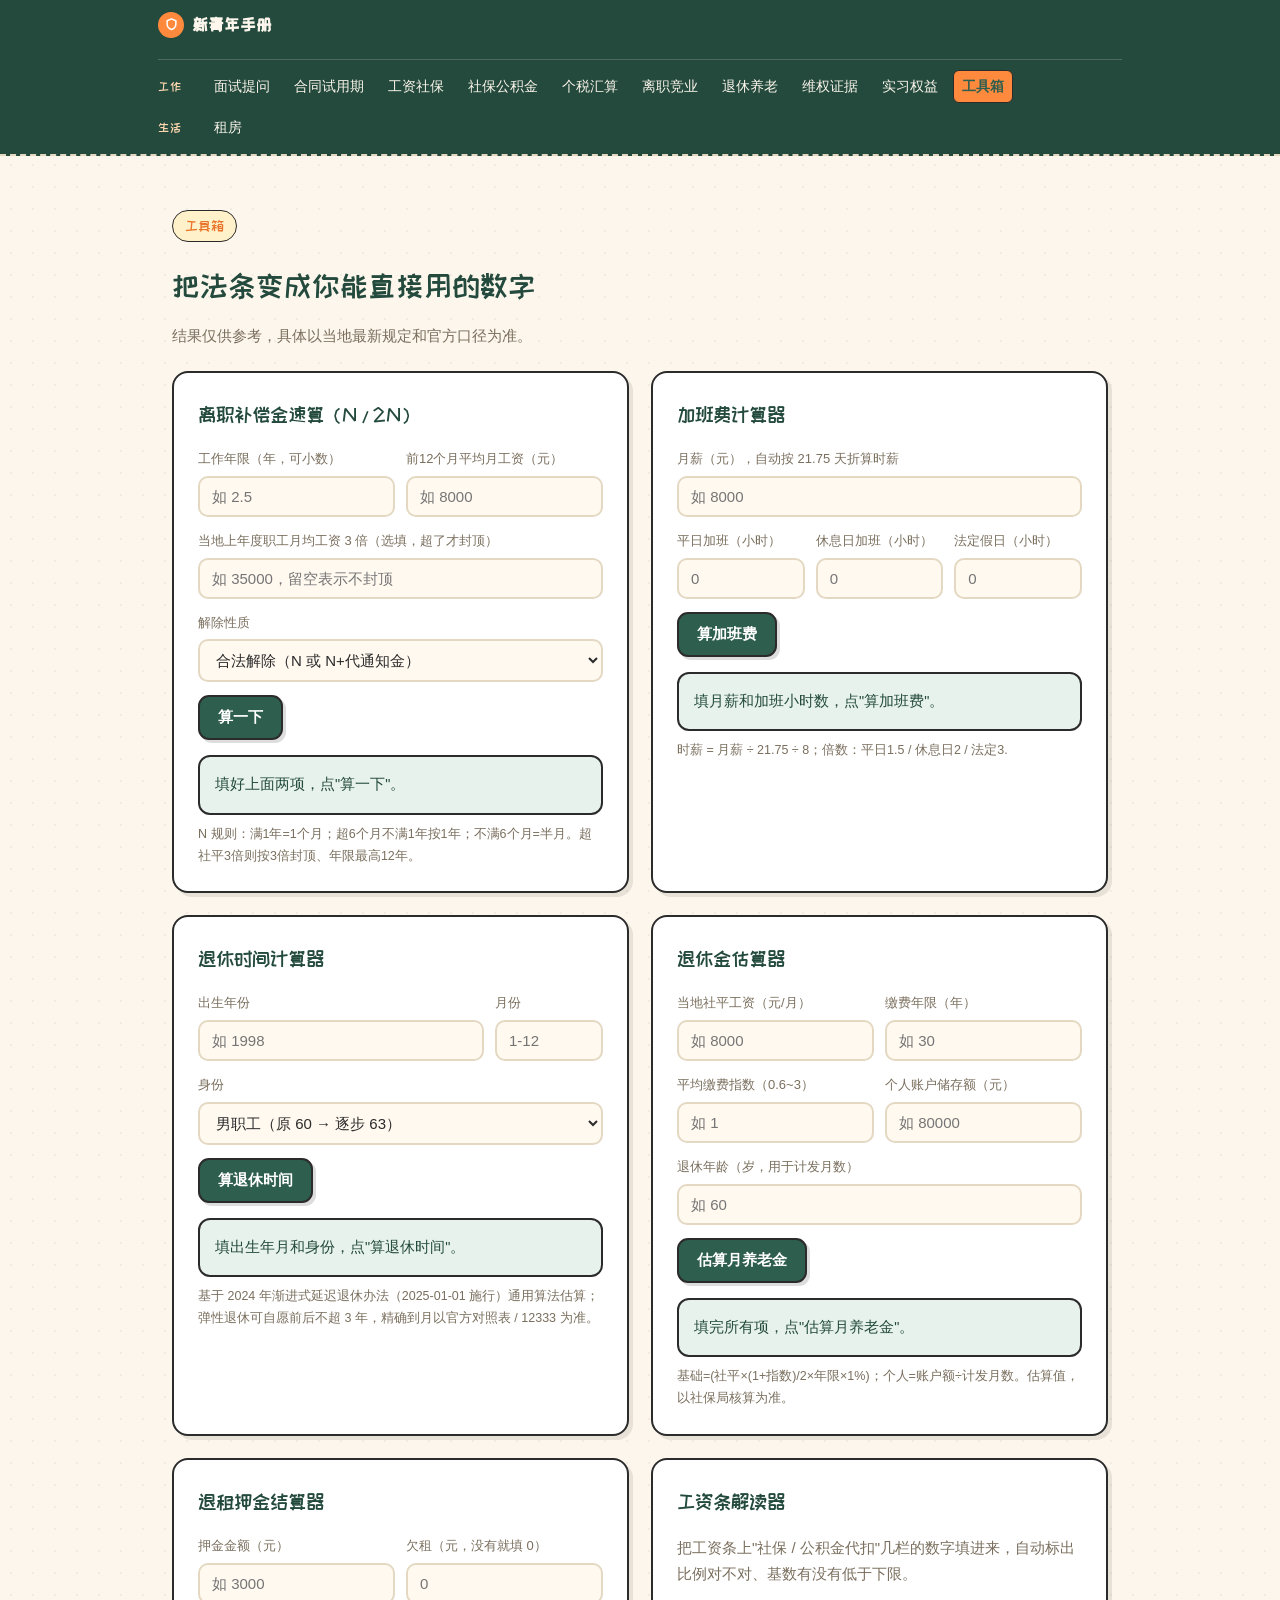
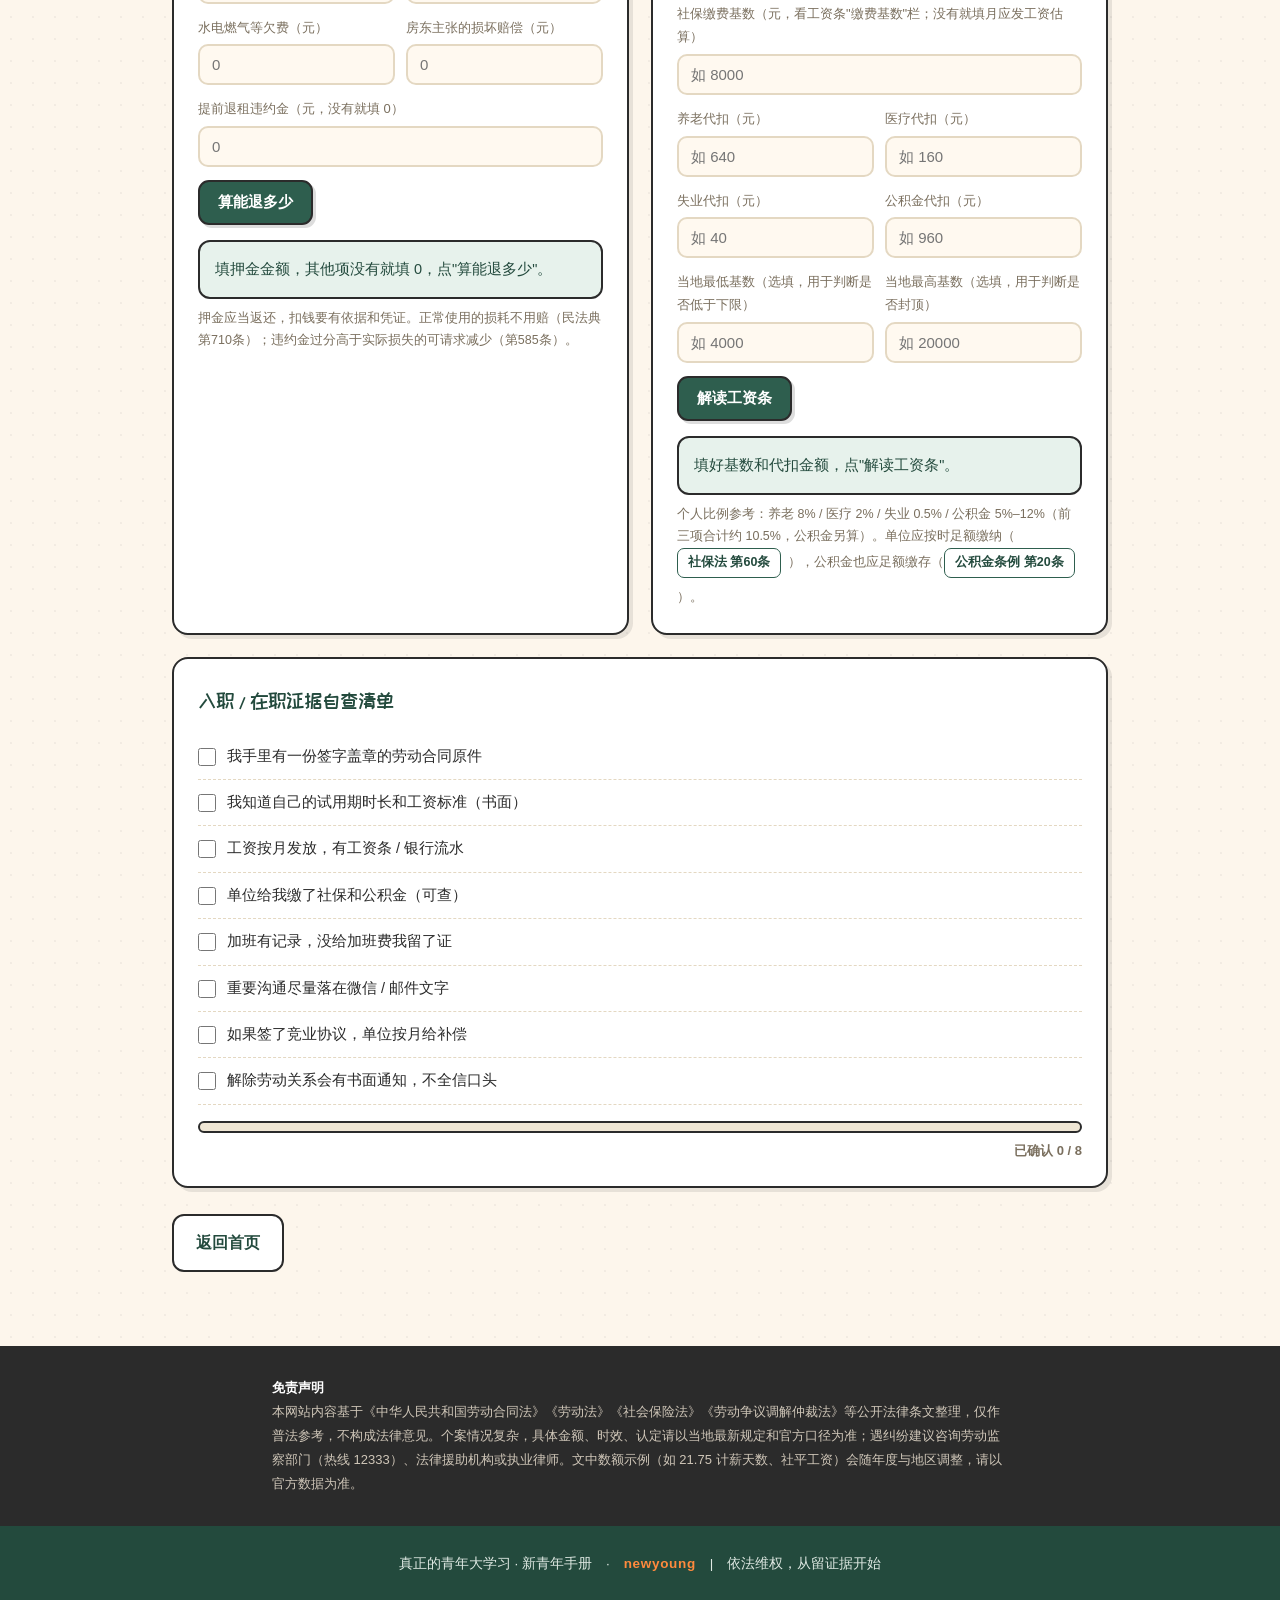
<file: tools.html>
<!DOCTYPE html>
<html lang="zh-CN" data-page-node-id="9n4j8IDu1wlPTgXWRP9L3K">
<head data-page-node-id="WsLMdBoE9xDk5WG0r47NXd">
<meta charset="UTF-8" data-page-node-id="bRK9Bl4fXDvuMvB315bVFZ">
<meta name="viewport" content="width=device-width, initial-scale=1.0" data-page-node-id="m4qOmslkk7MdldPXXVrcPg">
<title>工具箱 · 新青年手册</title>
<meta name="description" content="N/2N 速算、加班费、工资条解读器、退休时间与退休金、退租押金结算、证据自查清单，新青年实用工具箱。">
<meta name="keywords" content="新青年工具,N计算,加班费计算,工资条解读,养老金计算,押金结算">
<meta name="robots" content="index,follow">
<meta property="og:type" content="article">
<meta property="og:locale" content="zh_CN">
<meta property="og:site_name" content="新青年手册">
<meta property="og:title" content="工具箱 · 新青年手册">
<meta property="og:description" content="N/2N 速算、加班费、退休时间与退休金、退租押金结算、证据自查清单，新青年实用工具箱。">
<meta name="twitter:card" content="summary">
<script type="application/ld+json">
{"@context":"https://schema.org","@type":"Article","headline":"工具箱 · 新青年手册","description":"N/2N 速算、加班费、退休时间与退休金、退租押金结算、证据自查清单，新青年实用工具箱。","inLanguage":"zh-CN","url":"https://newyoung.eliokit.dev/tools.html","publisher":{"@type":"Organization","name":"新青年手册"}}
</script>
<link rel="preconnect" href="https://fonts.googleapis.com" data-page-node-id="rpLOLG7jOWIEZ5uywgIlmv">
<link href="https://fonts.googleapis.com/css2?family=ZCOOL+KuaiLe&display=swap" rel="stylesheet" data-page-node-id="uEuDJP00CY27Tvzv59VcQB">
<link rel="icon" href="favicon.ico" type="image/x-icon">
<link rel="stylesheet" href="styles.css" data-page-node-id="3dQ4Nd8YJNHagevp7E0OFx">
</head>
<body data-page-node-id="F3iw20dLzs65oHjeEO9A5x">

<nav id="topnav"></nav>
<script src="nav.js"></script>

<section data-page-node-id="QWO2neQbqmfe8yeAVSlHNi">
  <div class="wrap" data-page-node-id="IxpZ0T8Q3oadYV9NDUoD5i">
    <div class="sec-head" data-page-node-id="Bd4OrGp3hXHG7AHEvinI8M"><span class="sec-kicker">工具箱</span></div>
    <h2 class="sec-title" data-page-node-id="wHhSYNNzGQoDQIxAUrnBG4">把法条变成你能直接用的数字</h2>
    <p class="sec-sub" data-page-node-id="mFbmQPQcPlDMsMiXy3nl5K">结果仅供参考，具体以当地最新规定和官方口径为准。</p>

    <div class="tool-grid" data-page-node-id="pGmZCPfkN7IAlwBKjRaxgu">
      <!-- 离职补偿金 -->
      <div class="tool" data-page-node-id="zeZ64BwWMioueNTFF5xjMV">
        <h3 data-page-node-id="CrptjLViXSYfJMN3zFaDMz">离职补偿金速算（N / 2N）</h3>
        <div class="row" data-page-node-id="lOzURTgYFkhHnYC5ffR8cW">
          <div class="field" data-page-node-id="o9zYNl3rDk3UKYdxbqeKdx">
            <label data-page-node-id="ljnbmZkhEB4AUsw7uw4cFL">工作年限（年，可小数）</label>
            <input id="years" type="number" step="0.1" placeholder="如 2.5" data-page-node-id="8W5Ti58hC3tvynubllCmc2">
          </div>
          <div class="field" data-page-node-id="b2bIwkKKQBwC3GSNj04EuA">
            <label data-page-node-id="RmoIEeRhlEkbaXymJ73Tvs">前12个月平均月工资（元）</label>
            <input id="salary" type="number" placeholder="如 8000" data-page-node-id="lljGkBciblH9qZeelF5r05">
          </div>
        </div>
        <div class="field" data-page-node-id="znnHMCFz4ubYHNIBEti7tn">
          <label data-page-node-id="qalp8BNzD1lPvt0DCZl9B5">当地上年度职工月均工资 3 倍（选填，超了才封顶）</label>
          <input id="cap" type="number" placeholder="如 35000，留空表示不封顶" data-page-node-id="qovDrMY9y1JT79iyGtpath">
        </div>
        <div class="field" data-page-node-id="6FrOUBFDprwWLLPdwteA6N">
          <label data-page-node-id="DmxQgb15mqjroumexGRLe7">解除性质</label>
          <select id="illegal" data-page-node-id="Rl20Rftjo0yQH1aiytov2V">
            <option value="0" data-page-node-id="QwavOc0BcDD3AwybQXjq1w">合法解除（N 或 N+代通知金）</option>
            <option value="1" data-page-node-id="nLgHSFVpUPpPMZfQhyMwTD">违法解除（2N 赔偿）</option>
          </select>
        </div>
        <button class="btn" onclick="calcN()" data-page-node-id="LePsv5NBHtvIJZtlCZXGgV">算一下</button>
        <div class="result" id="nResult" data-page-node-id="Qmhbaa14VTRscdWdVrE1E9">填好上面两项，点"算一下"。</div>
        <div class="hint" data-page-node-id="niBDjoNCKr2OW75va7VrnX">N 规则：满1年=1个月；超6个月不满1年按1年；不满6个月=半月。超社平3倍则按3倍封顶、年限最高12年。</div>
      </div>

      <!-- 加班费 -->
      <div class="tool" data-page-node-id="oFkcXLXMCRIJxMX0deJX4i">
        <h3 data-page-node-id="uXdk3koHD5Rp7ECpuN9VHE">加班费计算器</h3>
        <div class="field" data-page-node-id="9pVRnZ6GiWiu8gVxnVmIX5">
          <label data-page-node-id="TEpPJwhXavdcofCyfos5hr">月薪（元），自动按 21.75 天折算时薪</label>
          <input id="msalary" type="number" placeholder="如 8000" data-page-node-id="8BLSIgOH1bR60fgNke1zOj">
        </div>
        <div class="row" data-page-node-id="RXeSiJB8murwgXKfwZ3MbT">
          <div class="field" data-page-node-id="fsjEbVX62IqGwALxjv7kB4">
            <label data-page-node-id="rHWnhG71wI2oUsRlbMZnxm">平日加班（小时）</label>
            <input id="otNormal" type="number" placeholder="0" data-page-node-id="pUfkEzVaVmve54s59RBrwV">
          </div>
          <div class="field" data-page-node-id="uedHJlNBRwztqOUdK7KV5K">
            <label data-page-node-id="GaLwyYULqwJ9leEz0YHRvY">休息日加班（小时）</label>
            <input id="otRest" type="number" placeholder="0" data-page-node-id="CZMBSnQELinw7ZojnkEH6m">
          </div>
          <div class="field" data-page-node-id="DzQZRpEKopAlPNhwCUd2Oc">
            <label data-page-node-id="rN2mjFro2gOxWb8HHAosUO">法定假日（小时）</label>
            <input id="otHoliday" type="number" placeholder="0" data-page-node-id="BLwVeBXT03kxLI7ivfeCrL">
          </div>
        </div>
        <button class="btn" onclick="calcOT()" data-page-node-id="JqpicbHSgGDBfnb33AcRjF">算加班费</button>
        <div class="result" id="otResult" data-page-node-id="948DmUnn1r8HKyQJfoUfUS">填月薪和加班小时数，点"算加班费"。</div>
        <div class="hint" data-page-node-id="a4prHbe7tymMx6EbJfp0xB">时薪 = 月薪 ÷ 21.75 ÷ 8；倍数：平日1.5 / 休息日2 / 法定3.</div>
      </div>

      <!-- 退休时间计算器 -->
      <div class="tool" data-page-node-id="L5XVDnoyoYwWT1dI994aDS">
        <h3 data-page-node-id="j5ON7RPDArUc5VuYJ1bbAU">退休时间计算器</h3>
        <div class="row" data-page-node-id="ndDYV1HDeQMyGXrJhqHBsz">
          <div class="field" style="flex:1" data-page-node-id="RA42VI9lOXotAEyhitXxjY">
            <label data-page-node-id="5p856yRBA423I6LFMKuDvh">出生年份</label>
            <input id="birthYear" type="number" placeholder="如 1998" data-page-node-id="haX22Q4HyzYV6kvC99nadu">
          </div>
          <div class="field" style="width:108px;flex:none" data-page-node-id="aM5DuGxdj9D0PzDPjcaIAn">
            <label data-page-node-id="R1a6hVlXBpXASFHkEDHyHz">月份</label>
            <input id="birthMonth" type="number" min="1" max="12" placeholder="1-12" data-page-node-id="yX51dkctF9cBgvZ7y7J8ts">
          </div>
        </div>
        <div class="field" data-page-node-id="UPcJnCyCBV4TcDa8JkNlCJ">
          <label data-page-node-id="rpTGwHwt9FHlwE6Rg0XfWZ">身份</label>
          <select id="genderType" data-page-node-id="GezEF5XWaeiEBfADYGfkSb">
            <option value="m" data-page-node-id="5W7xAbIOzlkfPnQlI9Azjk">男职工（原 60 → 逐步 63）</option>
            <option value="f55" data-page-node-id="YD8EHApckWMxJE0DiHy3SD">女职工·管理技术岗（原 55 → 逐步 58）</option>
            <option value="f50" data-page-node-id="27zv1O9ce2NyAiqTt0vL9G">女职工·工人岗（原 50 → 逐步 55）</option>
          </select>
        </div>
        <button class="btn" onclick="calcRetire()" data-page-node-id="2wzSbS3pdbM1ATdXeudulK">算退休时间</button>
        <div class="result" id="retireResult" data-page-node-id="bWaGqZlrFWV9gIjVLH2QoP">填出生年月和身份，点"算退休时间"。</div>
        <div class="hint" data-page-node-id="XrxIcUeeSEGCgS6OihRvCK">基于 2024 年渐进式延迟退休办法（2025-01-01 施行）通用算法估算；弹性退休可自愿前后不超 3 年，精确到月以官方对照表 / 12333 为准。</div>
      </div>

      <!-- 退休金估算器 -->
      <div class="tool" data-page-node-id="3Uir0g9J50k1EhBucYlu31">
        <h3 data-page-node-id="EtosB2FokovJoO2A1Twqhl">退休金估算器</h3>
        <div class="row" data-page-node-id="GdJ5yvHjMnRAX8azg4weqi">
          <div class="field" data-page-node-id="47QEFjwmHrx082KRnnznhw">
            <label data-page-node-id="g6dXveOLhXWDGRMwrqYSa4">当地社平工资（元/月）</label>
            <input id="pAvg" type="number" placeholder="如 8000" data-page-node-id="h6G08oqms6Xpv5RKqNQkDK">
          </div>
          <div class="field" data-page-node-id="kKpkzTXFVUnIGApYR5pigJ">
            <label data-page-node-id="Wv1rsscgTr8GlANYMkfBmq">缴费年限（年）</label>
            <input id="pYears" type="number" placeholder="如 30" data-page-node-id="zfM4k5Dewnhrxx8FtzXsze">
          </div>
        </div>
        <div class="row" data-page-node-id="fUlhrKVYTi3MMBaA7EAVtp">
          <div class="field" data-page-node-id="IhKwIqIT4MrDA5h2ifQ11d">
            <label data-page-node-id="jGlngvmL4HP3BF1Y2G83pK">平均缴费指数（0.6~3）</label>
            <input id="pIndex" type="number" step="0.1" placeholder="如 1" data-page-node-id="myKDC7CAXIDznJuUX7Hqya">
          </div>
          <div class="field" data-page-node-id="gGsdMYg8dtdTEhPsCeXTgv">
            <label data-page-node-id="kD9UO7EaHLqBmu405BJzah">个人账户储存额（元）</label>
            <input id="pAcct" type="number" placeholder="如 80000" data-page-node-id="3kdUti63xO7ZOFVyDbFGWl">
          </div>
        </div>
        <div class="field" data-page-node-id="DfOR7sUz3TFiBOlyJ8o2El">
          <label data-page-node-id="vGADQ8zjuJ6IfBBqoO48GO">退休年龄（岁，用于计发月数）</label>
          <input id="pAge" type="number" placeholder="如 60" data-page-node-id="X72zMFtWY0YhG5oSMeqWB3">
        </div>
        <button class="btn" onclick="calcPension()" data-page-node-id="BJlO3neGQpmAo6yK1s16w0">估算月养老金</button>
        <div class="result" id="penResult" data-page-node-id="kvE2gQiuCGHP2huGQo5nYh">填完所有项，点"估算月养老金"。</div>
        <div class="hint" data-page-node-id="NGV4kNPDMykm6UA63iP0M4">基础=(社平×(1+指数)/2×年限×1%)；个人=账户额÷计发月数。估算值，以社保局核算为准。</div>
      </div>

      <!-- 退租押金结算 -->
      <div class="tool">
        <h3>退租押金结算器</h3>
        <div class="row">
          <div class="field">
            <label>押金金额（元）</label>
            <input id="depAmount" type="number" placeholder="如 3000">
          </div>
          <div class="field">
            <label>欠租（元，没有就填 0）</label>
            <input id="depRent" type="number" placeholder="0">
          </div>
        </div>
        <div class="row">
          <div class="field">
            <label>水电燃气等欠费（元）</label>
            <input id="depUtil" type="number" placeholder="0">
          </div>
          <div class="field">
            <label>房东主张的损坏赔偿（元）</label>
            <input id="depDmg" type="number" placeholder="0">
          </div>
        </div>
        <div class="field">
          <label>提前退租违约金（元，没有就填 0）</label>
          <input id="depPen" type="number" placeholder="0">
        </div>
        <button class="btn" onclick="calcDeposit()">算能退多少</button>
        <div class="result" id="depResult">填押金金额，其他项没有就填 0，点"算能退多少"。</div>
        <div class="hint">押金应当返还，扣钱要有依据和凭证。正常使用的损耗不用赔（民法典第710条）；违约金过分高于实际损失的可请求减少（第585条）。</div>
      </div>

      <!-- 工资条解读器 -->
      <div class="tool" id="payslip">
        <h3>工资条解读器</h3>
        <p class="sec-sub" style="margin:0 0 16px">把工资条上"社保 / 公积金代扣"几栏的数字填进来，自动标出比例对不对、基数有没有低于下限。</p>
        <div class="field">
          <label>社保缴费基数（元，看工资条"缴费基数"栏；没有就填月应发工资估算）</label>
          <input id="psBase" type="number" placeholder="如 8000">
        </div>
        <div class="row">
          <div class="field">
            <label>养老代扣（元）</label>
            <input id="psYang" type="number" placeholder="如 640">
          </div>
          <div class="field">
            <label>医疗代扣（元）</label>
            <input id="psYi" type="number" placeholder="如 160">
          </div>
        </div>
        <div class="row">
          <div class="field">
            <label>失业代扣（元）</label>
            <input id="psShi" type="number" placeholder="如 40">
          </div>
          <div class="field">
            <label>公积金代扣（元）</label>
            <input id="psGjj" type="number" placeholder="如 960">
          </div>
        </div>
        <div class="row">
          <div class="field">
            <label>当地最低基数（选填，用于判断是否低于下限）</label>
            <input id="psMin" type="number" placeholder="如 4000">
          </div>
          <div class="field">
            <label>当地最高基数（选填，用于判断是否封顶）</label>
            <input id="psMax" type="number" placeholder="如 20000">
          </div>
        </div>
        <button class="btn" onclick="calcPayslip()">解读工资条</button>
        <div class="result" id="psResult">填好基数和代扣金额，点"解读工资条"。</div>
        <div class="hint">个人比例参考：养老 8% / 医疗 2% / 失业 0.5% / 公积金 5%–12%（前三项合计约 10.5%，公积金另算）。单位应按时足额缴纳（<span class="law">社保法 第60条</span>），公积金也应足额缴存（<span class="law">公积金条例 第20条</span>）。</div>
      </div>
    </div>

    <!-- 证据自查清单 -->
    <div class="tool" style="margin-top:22px" data-page-node-id="nAWW7CFzHWBMMbrbOgitu0">
      <h3 data-page-node-id="2yCsdGOTmJtHeKymbKxMEZ">入职 / 在职证据自查清单</h3>
      <ul class="checklist" id="checklist" data-page-node-id="Hqm2GZjHthghzdKeaCeBdb">
        <li data-page-node-id="IEQvgoyGE8GdS3nh73jb30"><input type="checkbox" onchange="updProgress()" data-page-node-id="d3ZmjJolMzy0kurqjmFFAx"> 我手里有一份签字盖章的劳动合同原件</li>
        <li data-page-node-id="Qm1u6fGVvvS2GNNR9PvvBL"><input type="checkbox" onchange="updProgress()" data-page-node-id="gXqfAAYQDDGUw7FPSfp40E"> 我知道自己的试用期时长和工资标准（书面）</li>
        <li data-page-node-id="UOVAA9SCMHABCElj8K8K1X"><input type="checkbox" onchange="updProgress()" data-page-node-id="V7FL0Yo1aboVuBd4VfDjhB"> 工资按月发放，有工资条 / 银行流水</li>
        <li data-page-node-id="GvieUwzDnCx7cda2gKThIC"><input type="checkbox" onchange="updProgress()" data-page-node-id="8q3hkJxD0abvAzzUTkFfDZ"> 单位给我缴了社保和公积金（可查）</li>
        <li data-page-node-id="qnAiYehEBM3vQ7Xc4WmObk"><input type="checkbox" onchange="updProgress()" data-page-node-id="8ACdQ41KcDWmvKeCKpv8tC"> 加班有记录，没给加班费我留了证</li>
        <li data-page-node-id="GSmMkoRSczNseTMngN37Ca"><input type="checkbox" onchange="updProgress()" data-page-node-id="DeNDwUaBjiKUPMa68eyrDG"> 重要沟通尽量落在微信 / 邮件文字</li>
        <li data-page-node-id="1WkjJrmQl1y7h9uUtmwdPb"><input type="checkbox" onchange="updProgress()" data-page-node-id="h3BYxq25o7HQVXFJP4CsZg"> 如果签了竞业协议，单位按月给补偿</li>
        <li data-page-node-id="7LyICk5oUW6iajHbQyFw9Y"><input type="checkbox" onchange="updProgress()" data-page-node-id="Fr9FWrZtGMw6NC0MmgEZ5C"> 解除劳动关系会有书面通知，不全信口头</li>
      </ul>
      <div class="progress" data-page-node-id="4WefC0AKrzubi8GAxYjkzU"><i id="pgBar" data-page-node-id="SwCUp2ixQ0EOAH7K8JWKeo"></i></div>
      <div class="pg-text" id="pgText" data-page-node-id="gVVUPNU3a3mnu7uzZzMHwy">已确认 0 / 8</div>
    </div>

    <div class="cta" style="margin-top:26px" data-page-node-id="IWvifrvSwqRByS12lo4zXg">
      <a class="ghost" href="index.html" data-page-node-id="v5dLLSL1P427IXDdPsXIve">返回首页</a>
    </div>
  </div>
</section>

<div class="disclaimer" data-page-node-id="91AqBAudWiEuApLDZOoIoK">
  <div class="wrap" data-page-node-id="UrpN49LMJD0HL5AjP669Ox">
    <b data-page-node-id="dXlXrAinbXnd51YD606Hvo">免责声明</b><br data-page-node-id="IzEz8bmRVJth0FVR26SCu2">
    本网站内容基于《中华人民共和国劳动合同法》《劳动法》《社会保险法》《劳动争议调解仲裁法》等公开法律条文整理，仅作普法参考，不构成法律意见。个案情况复杂，具体金额、时效、认定请以当地最新规定和官方口径为准；遇纠纷建议咨询劳动监察部门（热线 12333）、法律援助机构或执业律师。文中数额示例（如 21.75 计薪天数、社平工资）会随年度与地区调整，请以官方数据为准。
  </div>
</div>

<footer data-page-node-id="K6peuS0t1BOJdVnQq28geP">真正的青年大学习 · 新青年手册　·　<span class="brand-en">newyoung</span>　|　依法维权，从留证据开始</footer>

<script src="law.js"></script>
<script src="tools.js"></script>
</body>
</html>
</file>
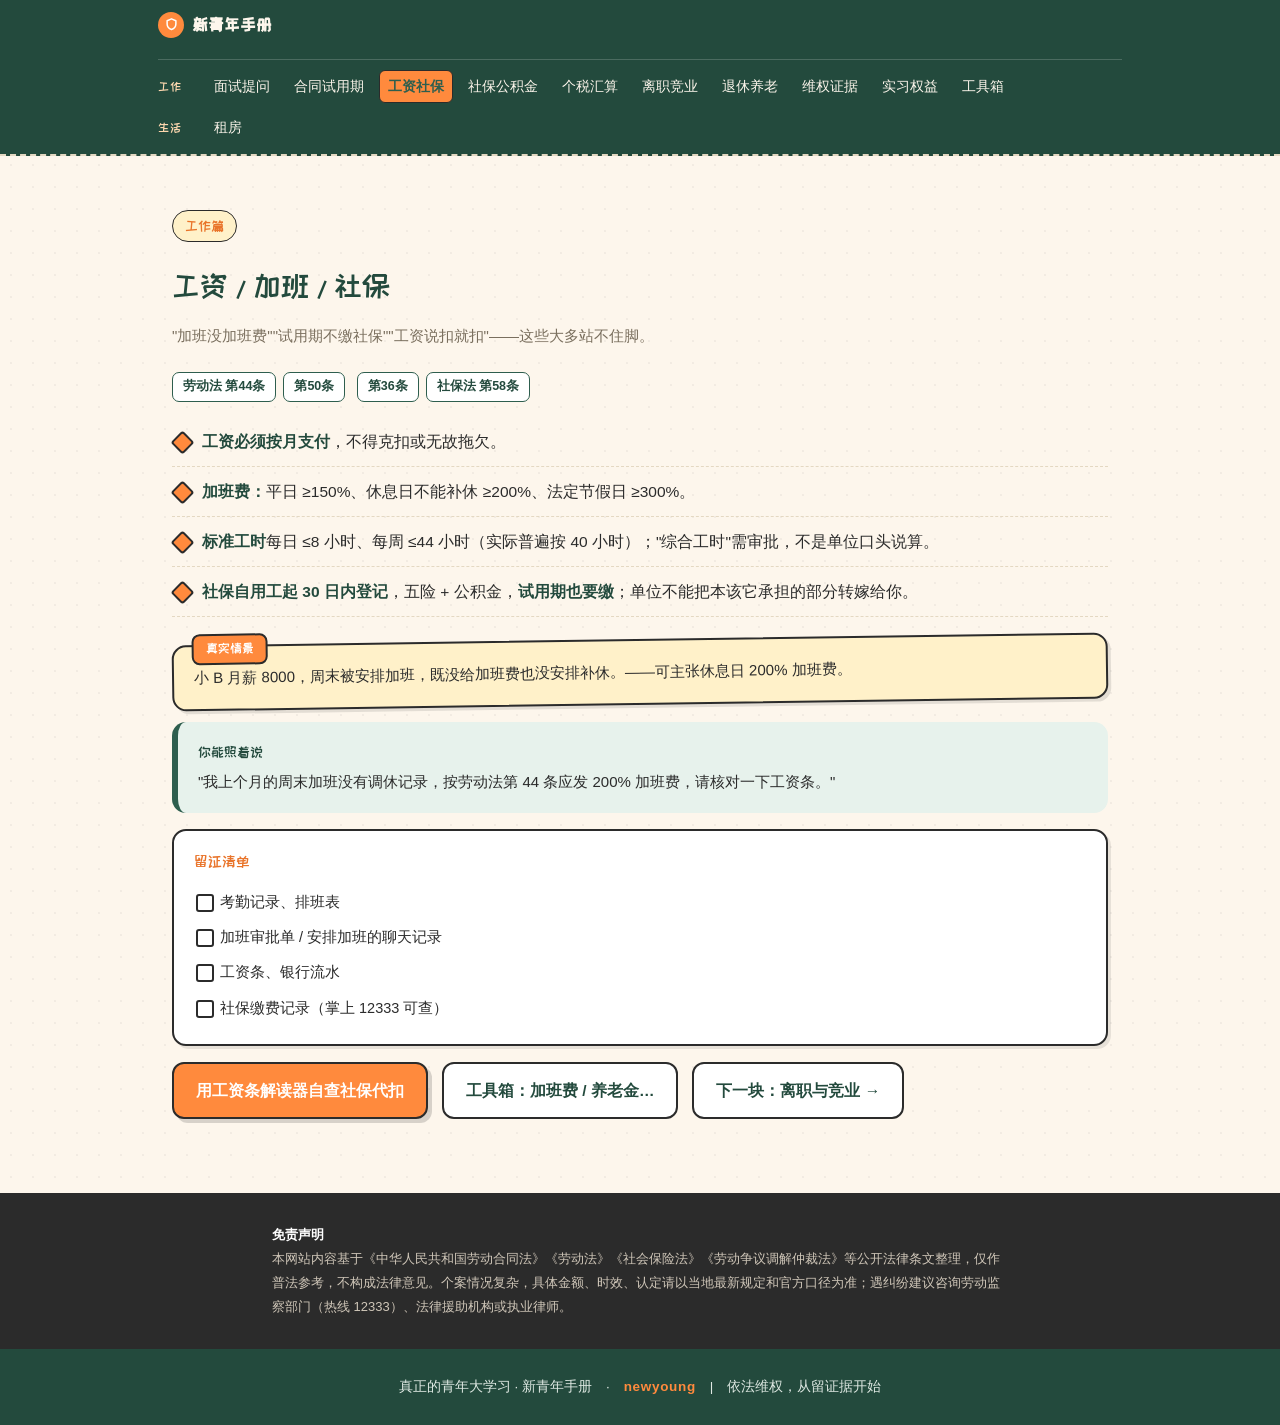
<file: wage.html>
<!DOCTYPE html>
<html lang="zh-CN" data-page-node-id="CZJyonqxs3K3XkBPf5NuDT">
<head data-page-node-id="JvGtC7z6CAHAD3tORIxUTx">
<meta charset="UTF-8" data-page-node-id="3zDhgE0feCBDIuDWcxoLwg">
<meta name="viewport" content="width=device-width, initial-scale=1.0" data-page-node-id="Fg12ZGVycaPSyiFIIGW9rF">
<title>工资 / 加班 / 社保 · 新青年手册</title>
<meta name="description" content="加班费怎么算、工资不能乱扣、试用期也要缴五险一金——工资与社保的权益底线一次说清。">
<meta name="keywords" content="工资,加班费,社保,拖欠工资,五险一金">
<meta name="robots" content="index,follow">
<meta property="og:type" content="article">
<meta property="og:locale" content="zh_CN">
<meta property="og:site_name" content="新青年手册">
<meta property="og:title" content="工资 / 加班 / 社保 · 新青年手册">
<meta property="og:description" content="加班费怎么算、工资不能乱扣、试用期也要缴五险一金——工资与社保的权益底线一次说清。">
<meta name="twitter:card" content="summary">
<script type="application/ld+json">
{"@context":"https://schema.org","@type":"Article","headline":"工资 / 加班 / 社保 · 新青年手册","description":"加班费怎么算、工资不能乱扣、试用期也要缴五险一金——工资与社保的权益底线一次说清。","inLanguage":"zh-CN","url":"https://newyoung.eliokit.dev/wage.html","publisher":{"@type":"Organization","name":"新青年手册"}}
</script>
<link rel="preconnect" href="https://fonts.googleapis.com" data-page-node-id="mUvHNAxiItumw2ObHK04FJ">
<link href="https://fonts.googleapis.com/css2?family=ZCOOL+KuaiLe&display=swap" rel="stylesheet" data-page-node-id="1cZnlTsXtc9LlmfH2m6lMu">
<link rel="icon" href="favicon.ico" type="image/x-icon">
<link rel="stylesheet" href="styles.css" data-page-node-id="4LWivTH4xCk0uMvd3GUCxJ">
</head>
<body data-page-node-id="uKyV9ctMnEEGCHdlnL77bE">

<nav id="topnav"></nav>
<script src="nav.js"></script>

<section data-page-node-id="HUoYJi2ToSfTE447IRCUEL">
  <div class="wrap" data-page-node-id="2S2CPtvM3TpQyKR27PhCAb">
    <div class="sec-head" data-page-node-id="3LcfPjbRcETz1UIumQ3sD8"><span class="sec-kicker" data-page-node-id="hW6tEQqTSRBwtrIIiJgbU9">工作篇</span></div>
    <h2 class="sec-title" data-page-node-id="i0tTBkAWLHk5c1IBh0TGEE">工资 / 加班 / 社保</h2>
    <p class="sec-sub" data-page-node-id="kuGMeJOt1oKiNcYXv1dL01">"加班没加班费""试用期不缴社保""工资说扣就扣"——这些大多站不住脚。</p>
    <div data-page-node-id="Yww7aMQYeZ97FMmjDSzDjU">
      <span class="law" data-page-node-id="i26GIaDu4QcEBA68qQ91bM">劳动法 第44条</span><span class="law" data-page-node-id="qW33M55TbcFpTLNrr9yxBb">第50条</span>
      <span class="law" data-page-node-id="XTDBDbXIe1uJTm9eMc1L18">第36条</span><span class="law" data-page-node-id="kmJGVGbcNoT33eqhvDAjcB">社保法 第58条</span>
    </div>
    <ul class="points" data-page-node-id="HsBJbTGJJDs6TjkcUL3OqN">
      <li data-page-node-id="XhB5juh0MHdokvudB4abyC"><b data-page-node-id="w9LjJBVana9fnkg7ejCyK7">工资必须按月支付</b>，不得克扣或无故拖欠。</li>
      <li data-page-node-id="pD7JoHxk2PaEhBDDASEQzI"><b data-page-node-id="0i8ifJPNOmlKDwHtpD2dl4">加班费：</b>平日 ≥150%、休息日不能补休 ≥200%、法定节假日 ≥300%。</li>
      <li data-page-node-id="y9QBaeoOnDNhuNKowZN8Bk"><b data-page-node-id="sf1iDpZLUqSAsgcySgBq7f">标准工时</b>每日 ≤8 小时、每周 ≤44 小时（实际普遍按 40 小时）；"综合工时"需审批，不是单位口头说算。</li>
      <li data-page-node-id="TMiR6auoLfJUikemKE3XL4"><b data-page-node-id="CgCh5oaYa9b6sjD0MHEF6L">社保自用工起 30 日内登记</b>，五险 + 公积金，<b data-page-node-id="FKN4CqdUqUvTJdGhNr0KxY">试用期也要缴</b>；单位不能把本该它承担的部分转嫁给你。</li>
    </ul>

    <div class="block case" data-page-node-id="RkFrZyYaZMm25PsEpOMVNS">
      <p data-page-node-id="ddS0bjmDsKjD91tXhNd3N9">小 B 月薪 8000，周末被安排加班，既没给加班费也没安排补休。——可主张休息日 200% 加班费。</p>
    </div>
    <div class="block say" data-page-node-id="xrHySRyQFfXA4ByV2VDASS">
      <span class="tag" data-page-node-id="ERn8Y6ECXywjeAtnLLzzcp">你能照着说</span>
      <p data-page-node-id="0rhPRE1tw2pK9LVHrXuc2q">"我上个月的周末加班没有调休记录，按劳动法第 44 条应发 200% 加班费，请核对一下工资条。"</p>
    </div>
    <div class="block evi" data-page-node-id="zSI5zhp9hCCFvpDscedP3n">
      <span class="tag" data-page-node-id="AGCSl9DLYcVKl1awVrODZv">留证清单</span>
      <ul data-page-node-id="hHQJgr3qYz7htcLbrGLsCf">
        <li data-page-node-id="3HjdzsLG8DhreNGwfhEf6E">考勤记录、排班表</li>
        <li data-page-node-id="aUZioYfwrFn1tzvE4FwrdE">加班审批单 / 安排加班的聊天记录</li>
        <li data-page-node-id="d4XA4qJENkb4BUCWIWYUuT">工资条、银行流水</li>
        <li data-page-node-id="dCCZ4ued9QRz4Q27asfva2">社保缴费记录（掌上 12333 可查）</li>
      </ul>
    </div>

    <div class="cta" data-page-node-id="870AxsbHgAOnKKevGYmTG1">
      <a class="primary" href="tools.html#payslip" data-page-node-id="8je0fj1y7i3H1fCgs4dvli">用工资条解读器自查社保代扣</a>
      <a class="ghost" href="tools.html" data-page-node-id="G1yT2kCF4ka3bsRnN3L1en">工具箱：加班费 / 养老金…</a>
      <a class="ghost" href="leave.html" data-page-node-id="G1yT2kCF4ka3bsRnN3L1en">下一块：离职与竞业 →</a>
    </div>
  </div>
</section>

<div class="disclaimer" data-page-node-id="5fxqI2EsusVv0RjwhbR7di">
  <div class="wrap" data-page-node-id="nYyoG4WtgDlnkgUjJrPaWE">
    <b data-page-node-id="Aiy3VGIczrWBlDDjaDYWFF">免责声明</b><br data-page-node-id="HojeDu1uSDxajid6yVjImy">
    本网站内容基于《中华人民共和国劳动合同法》《劳动法》《社会保险法》《劳动争议调解仲裁法》等公开法律条文整理，仅作普法参考，不构成法律意见。个案情况复杂，具体金额、时效、认定请以当地最新规定和官方口径为准；遇纠纷建议咨询劳动监察部门（热线 12333）、法律援助机构或执业律师。
  </div>
</div>

<footer data-page-node-id="h5IaYT7l00cW8MvlVq6K6A">真正的青年大学习 · 新青年手册　·　<span class="brand-en">newyoung</span>　|　依法维权，从留证据开始</footer>

<script src="law.js"></script>
</body>
</html>
</file>
<file: styles.css>
:root{
  --paper:#FDF6EC; --paper-2:#FFF9F0; --card:#FFFFFF;
  --ink:#2B2B2B; --green:#2E5E4E; --green-d:#234a3d;
  --orange:#FF8A3D; --orange-d:#E9742A; --yellow:#FFD27D;
  --note:#FFF1C9; --mint:#E7F2EC; --line:#E4D8C2; --muted:#7A6F5E;
}
*{box-sizing:border-box;margin:0;padding:0}
html{scroll-behavior:smooth}
body{
  font-family:-apple-system,BlinkMacSystemFont,"PingFang SC","Microsoft YaHei",sans-serif;
  color:var(--ink); line-height:1.75; background-color:var(--paper);
  background-image:radial-gradient(rgba(43,43,43,.05) 1px,transparent 1px);
  background-size:22px 22px; -webkit-font-smoothing:antialiased;
}
h1,h2,h3,.hand{font-family:"ZCOOL KuaiLe","PingFang SC","Microsoft YaHei",sans-serif;font-weight:400}
a{color:var(--green-d);text-decoration:none}
.wrap{max-width:980px;margin:0 auto;padding:0 22px}

/* nav：两行 tab 结构（顶部 tab 按工作/生活分类） */
nav{background:rgba(253,246,236,.96);backdrop-filter:blur(6px);
  border-bottom:2px dashed var(--line)}
nav .wrap{display:flex;flex-direction:column;gap:9px;padding-top:10px;padding-bottom:10px}
.nav-row1{display:flex;align-items:center;justify-content:space-between;gap:10px;flex-wrap:wrap}
.brand{display:flex;align-items:center;gap:9px;font-family:"ZCOOL KuaiLe",sans-serif;font-size:20px;color:var(--green-d)}
.brand .dot{width:26px;height:26px;border-radius:7px;background:var(--orange);display:inline-flex;align-items:center;justify-content:center}
.navtabs{display:flex;gap:8px;flex-wrap:wrap;align-items:center}
.tab{padding:7px 17px;border-radius:10px;font-size:15px;font-weight:700;cursor:pointer;font-family:inherit;
  background:#fff;color:var(--muted);border:2px solid var(--ink)}
.tab:hover{background:var(--mint)}
.tab.active{background:var(--green);color:#fff}
.navgrp{font-family:"ZCOOL KuaiLe",sans-serif;font-size:13px;color:var(--orange-d);
  margin:0 4px 0 10px;align-self:center;border-left:2px dashed var(--line);padding-left:10px}
.navgrp:first-child{margin-left:0;border-left:0;padding-left:0}
.navpanel{display:flex;gap:6px;flex-wrap:wrap;align-items:center}
.navpanel a{padding:6px 13px;border-radius:8px;color:var(--muted);font-size:14.5px;border:1.5px solid transparent}
.navpanel a:hover{background:var(--mint);color:var(--green-d)}
.navpanel a.cur{background:var(--orange);color:#fff;border-color:var(--ink)}
.navnote{font-size:12.5px;color:var(--muted);margin-left:8px}
@media(max-width:760px){nav .wrap{gap:7px}.nav-row1{justify-content:flex-start}.navtabs{width:100%}}

/* hero */
header.hero{position:relative;padding:64px 0 54px;overflow:hidden}
header.hero h1{font-size:44px;line-height:1.3;color:var(--green-d);margin-bottom:16px}
header.hero h1 em{font-style:normal;color:var(--orange)}
header.hero p.lead{font-size:17px;color:#4a4338;max-width:600px;margin-bottom:26px}
.cta{display:flex;gap:14px;flex-wrap:wrap}
.cta a{padding:13px 22px;border-radius:12px;font-weight:700;font-size:15.5px;border:2px solid var(--ink);transition:.15s}
.cta a.primary{background:var(--orange);color:#fff;box-shadow:4px 4px 0 rgba(43,43,43,.18)}
.cta a.primary:hover{background:var(--orange-d);transform:translate(-1px,-1px);box-shadow:5px 5px 0 rgba(43,43,43,.2)}
.cta a.ghost{background:#fff;color:var(--green-d)}
.cta a.ghost:hover{background:var(--mint);transform:translate(-1px,-1px)}
.sticker{position:absolute;font-family:"ZCOOL KuaiLe",sans-serif;font-size:15px;color:var(--green-d);
  background:var(--note);padding:8px 14px;border:2px solid var(--ink);border-radius:10px;transform:rotate(-6deg);
  box-shadow:3px 3px 0 rgba(43,43,43,.12)}
.sticker.s1{right:6%;top:40px}
.sticker.s2{right:18%;top:150px;transform:rotate(5deg);background:var(--mint)}
@media(max-width:760px){.sticker{display:none}header.hero h1{font-size:32px}}

/* wave divider */
.wave{display:block;width:100%;height:34px;color:var(--green)}

/* module entry cards */
.cards{display:grid;grid-template-columns:repeat(2,1fr);gap:20px;margin-top:8px}
@media(max-width:680px){.cards{grid-template-columns:1fr}}
.mcard{background:var(--card);border:2px solid var(--ink);border-radius:16px;padding:22px;
  box-shadow:4px 4px 0 rgba(43,43,43,.1);transition:.15s;position:relative}
.mcard:hover{transform:translate(-2px,-2px);box-shadow:6px 6px 0 rgba(43,43,43,.14)}
.mcard .ic{width:46px;height:46px;border-radius:12px;background:var(--mint);display:flex;align-items:center;justify-content:center;margin-bottom:12px}
.mcard h3{font-size:21px;color:var(--green-d);margin-bottom:6px}
.mcard p{font-size:14.5px;color:var(--muted);margin-bottom:14px}
.mcard .go{font-weight:700;color:var(--orange-d);font-size:14.5px}

/* section */
section{padding:54px 0}
.sec-head{margin-bottom:6px}
.sec-kicker{display:inline-block;font-family:"ZCOOL KuaiLe",sans-serif;font-size:14px;color:var(--orange-d);
  background:var(--note);padding:3px 12px;border-radius:999px;border:1.5px solid var(--ink);margin-bottom:12px}
.sec-title{font-size:30px;color:var(--green-d)}
.sec-sub{color:var(--muted);margin:10px 0 22px;font-size:15px}

/* law tags */
.law{display:inline-block;font-size:12.5px;background:#fff;border:1.5px solid var(--green);color:var(--green-d);
  padding:3px 10px;border-radius:7px;margin:0 7px 9px 0;font-weight:700}

/* points */
.points{list-style:none;margin:6px 0 22px}
.points li{position:relative;padding:11px 0 11px 30px;border-bottom:1.5px dashed var(--line);font-size:15.5px}
.points li:before{content:"";position:absolute;left:2px;top:17px;width:13px;height:13px;background:var(--orange);
  border:2px solid var(--ink);border-radius:3px;transform:rotate(45deg)}
.points li b{color:var(--green-d)}
.steps{counter-reset:step;list-style:none;margin:6px 0 4px;padding:0}
.steps li{counter-increment:step;position:relative;padding:11px 0 11px 44px;border-bottom:1.5px dashed var(--line);font-size:15px;line-height:1.7}
.steps li:last-child{border-bottom:0}
.steps li:before{content:counter(step);position:absolute;left:0;top:9px;width:28px;height:28px;border-radius:50%;
  background:var(--orange);color:#fff;border:2px solid var(--ink);font-family:"ZCOOL KuaiLe",sans-serif;font-size:15px;
  display:flex;align-items:center;justify-content:center}
.steps li b{color:var(--green-d)}

/* 比例表（五险一金缴费比例等） */
.ratetable{width:100%;border-collapse:collapse;margin:6px 0 22px;font-size:14.5px;background:#fff;
  border:2px solid var(--ink);box-shadow:3px 3px 0 rgba(43,43,43,.1)}
.ratetable th,.ratetable td{padding:10px 13px;border-bottom:1.5px dashed var(--line);
  border-right:1.5px dashed var(--line);text-align:left;vertical-align:top}
.ratetable th:last-child,.ratetable td:last-child{border-right:0}
.ratetable th{background:var(--mint);color:var(--green-d);font-family:"ZCOOL KuaiLe",sans-serif;
  font-weight:400;font-size:14px}
.ratetable tr:last-child td{border-bottom:0}
.ratetable td b{color:var(--orange-d);font-size:15px}

/* notebook blocks */
.block{border-radius:14px;padding:18px 20px;margin:16px 0;font-size:15px;position:relative}
.block.case{background:var(--note);border:2px solid var(--ink);transform:rotate(-.8deg);box-shadow:3px 3px 0 rgba(43,43,43,.12)}
.block.case:before{content:"真实情景";position:absolute;top:-13px;left:18px;font-family:"ZCOOL KuaiLe",sans-serif;
  font-size:13px;background:var(--orange);color:#fff;padding:2px 12px;border:2px solid var(--ink);border-radius:8px}
.block.say{background:var(--mint);border-left:6px solid var(--green)}
.block.say .tag{font-family:"ZCOOL KuaiLe",sans-serif;color:var(--green-d);font-size:14px;display:block;margin-bottom:5px}
.block.evi{background:#fff;border:2px solid var(--ink);border-radius:14px;box-shadow:3px 3px 0 rgba(43,43,43,.1)}
.block.evi .tag{font-family:"ZCOOL KuaiLe",sans-serif;color:var(--orange-d);font-size:15px;display:block;margin-bottom:9px}
.block.evi ul{list-style:none}
.block.evi li{padding:5px 0 5px 26px;position:relative;font-size:14.5px}
.block.evi li:before{content:"";position:absolute;left:2px;top:9px;width:14px;height:14px;border:2px solid var(--ink);border-radius:3px}

/* tools */
.tool-grid{display:grid;grid-template-columns:1fr 1fr;gap:22px}
@media(max-width:780px){.tool-grid{grid-template-columns:1fr}}
.tool{background:var(--card);border:2px solid var(--ink);border-radius:16px;padding:24px;box-shadow:4px 4px 0 rgba(43,43,43,.1)}
.tool h3{font-size:20px;color:var(--green-d);margin-bottom:16px}
.field{margin-bottom:13px}
.field label{display:block;font-size:13px;color:var(--muted);margin-bottom:5px}
.field input,.field select{width:100%;padding:10px 12px;border:2px solid var(--line);border-radius:10px;
  font-size:15px;background:var(--paper-2);color:var(--ink);font-family:inherit}
.field input:focus,.field select:focus{outline:none;border-color:var(--green)}
.row{display:flex;gap:11px}.row .field{flex:1}
.btn{background:var(--green);color:#fff;border:2px solid var(--ink);padding:11px 18px;border-radius:11px;
  font-size:15px;cursor:pointer;font-weight:700;font-family:inherit;box-shadow:3px 3px 0 rgba(43,43,43,.16)}
.btn:hover{background:var(--green-d);transform:translate(-1px,-1px)}
.result{margin-top:15px;padding:15px;background:var(--mint);border:2px solid var(--ink);border-radius:12px;
  font-size:14.5px;color:var(--green-d)}
.result b{color:var(--orange-d);font-size:18px}
.result .big{font-size:25px;font-weight:800;color:var(--green-d);font-family:"ZCOOL KuaiLe",sans-serif}
.hint{font-size:12.5px;color:var(--muted);margin-top:9px}
.checklist{list-style:none}
.checklist li{display:flex;align-items:flex-start;gap:11px;padding:10px 0;border-bottom:1.5px dashed var(--line);font-size:14.5px}
.checklist input{margin-top:4px;width:18px;height:18px;accent-color:var(--green)}
.progress{height:12px;background:#efe6d4;border:2px solid var(--ink);border-radius:999px;overflow:hidden;margin:16px 0 7px}
.progress > i{display:block;height:100%;width:0;background:var(--orange);transition:.3s}
.pg-text{font-size:13px;color:var(--muted);text-align:right;font-weight:700}

/* 工资条解读器 */
.payslip{width:100%;border-collapse:collapse;margin:8px 0 4px;font-size:14px;background:#fff;border:2px solid var(--ink);border-radius:10px;overflow:hidden;box-shadow:3px 3px 0 rgba(43,43,43,.08)}
.payslip th,.payslip td{padding:9px 11px;border-bottom:1.5px dashed var(--line);border-right:1.5px dashed var(--line);text-align:left;vertical-align:top}
.payslip th:last-child,.payslip td:last-child{border-right:0}
.payslip th{background:var(--mint);color:var(--green-d);font-size:13px;font-family:"ZCOOL KuaiLe",sans-serif;font-weight:400}
.payslip tr:last-child td{border-bottom:0}
.verdict{margin-top:4px;padding:11px 14px;border-radius:10px;font-weight:800;font-size:15px;border:2px solid var(--ink)}
.verdict.ok{background:var(--mint);color:var(--green-d)}
.verdict.warn{background:var(--note);color:#9a6b00}
.flag-ok{color:var(--green-d);font-weight:700}
.flag-bad{color:#c0392b;font-weight:700}

/* disclaimer + footer */
.disclaimer{background:#2B2B2B;color:#cfc6b8;font-size:13px;line-height:1.85;padding:30px 0;margin-top:20px}
.disclaimer .wrap{max-width:780px}
.disclaimer b{color:#fff}
footer{background:var(--green-d);color:#dfe9e3;padding:26px 0;font-size:13.5px;text-align:center}
.brand-en{color:#FF8A3D;font-weight:700;letter-spacing:.05em;text-transform:lowercase}

/* 个税页 */
.deduct{width:100%;border-collapse:collapse;margin:18px 0;font-size:14px;background:#fff;border:2px solid #111;border-radius:10px;overflow:hidden}
.deduct th,.deduct td{border:1px solid #d9cdb8;padding:10px 12px;vertical-align:top;text-align:left;line-height:1.6}
.deduct th{background:#FDF6EC;color:#2E5E4E;font-weight:700}
.deduct tr:nth-child(even) td{background:#FBF3E6}
.formula{background:#2E5E4E;color:#FDF6EC;border-radius:12px;padding:16px 18px;font-size:14px;line-height:1.95;margin:16px 0;box-shadow:4px 4px 0 #111}
.formula b{color:#FFD9B0}
.sub-title{font-size:19px;font-weight:700;color:#2E5E4E;margin:30px 0 10px;border-left:5px solid #FF8A3D;padding-left:12px}
.note{background:#FFF6E9;border:2px dashed #FF8A3D;border-radius:10px;padding:12px 14px;font-size:13.5px;line-height:1.8;margin:14px 0}
.note b{color:#C25A12}

/* 顶部导航：深绿栏 + 工作/生活 各占一行（分组横排，上下堆叠） */
#topnav{background:var(--green-d,#2E5E4E);color:#FDF6EC}
#topnav .wrap{max-width:1000px;margin:0 auto;padding:10px 18px}
.nav-row1{display:flex;align-items:center;justify-content:space-between}
.brand{display:flex;align-items:center;gap:8px;font-weight:700;font-size:17px;color:#FDF6EC;text-decoration:none}
.brand .dot{display:inline-flex;background:#FF8A3D;border-radius:50%;padding:5px;line-height:0}
.navtabs a{color:#FDF6EC;text-decoration:none;font-weight:700;padding:6px 14px;border-radius:8px;font-size:14px}
.navtabs a.active,.navtabs a:hover{background:rgba(255,255,255,.16)}
.navpanel{display:flex;flex-direction:column;align-items:flex-start;gap:8px;margin-top:10px;padding-top:10px;border-top:1px solid rgba(255,255,255,.18)}
.navgroup{display:flex;align-items:baseline;gap:12px}
.navlinks{display:flex;flex-wrap:wrap;gap:6px;flex:1 1 auto;min-width:0}
.navgrp{display:inline-block;min-width:2.6em;font-size:12px;letter-spacing:.1em;color:#FFD9B0;flex:0 0 auto}
.navlinks a{display:inline-block;color:#FDF6EC;text-decoration:none;padding:5px 8px;font-size:14px;line-height:1.5;border-radius:6px}
.navlinks a.cur{background:#FF8A3D;color:#2E5E4E;font-weight:700}
.navlinks a:hover{background:#FF8A3D;color:#2E5E4E}
.back{display:inline-block;margin-top:18px;font-weight:700;color:var(--orange-d);font-size:15px}

/* 法条弹窗 */
.law.clickable{cursor:pointer;transition:.15s}
.law.clickable:hover{background:var(--note);color:var(--orange-d);transform:translateY(-1px)}
.lawmask{position:fixed;inset:0;background:rgba(43,43,43,.5);display:none;align-items:center;justify-content:center;z-index:200;padding:18px}
.lawmask.show{display:flex}
.lawbox{background:var(--paper-2);border:2px solid var(--ink);border-radius:16px;max-width:580px;width:100%;max-height:82vh;overflow:auto;box-shadow:6px 6px 0 rgba(43,43,43,.22)}
.lawbox header{background:var(--green);color:#fff;padding:15px 20px;font-family:"ZCOOL KuaiLe",sans-serif;font-size:19px;position:relative;display:flex;align-items:center;gap:8px}
.lawbox header .x{margin-left:auto;cursor:pointer;font-size:22px;line-height:1;font-family:inherit;padding:0 4px}
.lawbox .body{padding:20px;font-size:15px;line-height:1.95;white-space:pre-line;color:var(--ink)}
.lawbox .body b{color:var(--green-d)}
.lawbox .src{margin-top:14px;padding-top:12px;border-top:1.5px dashed var(--line);font-size:12.5px;color:var(--muted)}

/* 渠道清单 */
.block.chan{background:var(--paper-2);border:2px solid var(--ink);border-radius:16px;box-shadow:4px 4px 0 rgba(43,43,43,.1);padding:20px 22px}
.block.chan .tag{font-family:"ZCOOL KuaiLe",sans-serif;color:var(--orange-d);font-size:15px;display:block;margin-bottom:8px}
.chan-intro{font-size:14px;color:var(--muted);margin-bottom:4px}
.chan-intro b{color:var(--green-d)}
.chan-h{font-family:"ZCOOL KuaiLe",sans-serif;font-size:18px;color:var(--green-d);margin:18px 0 12px;padding-left:12px;border-left:5px solid var(--orange)}
.chan-grid{display:grid;grid-template-columns:1fr 1fr;gap:14px}
@media(max-width:680px){.chan-grid{grid-template-columns:1fr}}
.chan-card{background:#fff;border:2px solid var(--ink);border-radius:12px;padding:14px 16px;box-shadow:3px 3px 0 rgba(43,43,43,.08);transition:.15s}
.chan-card:hover{transform:translate(-2px,-2px);box-shadow:5px 5px 0 rgba(43,43,43,.12)}
.chan-name{font-weight:800;color:var(--green-d);font-size:15.5px;margin-bottom:8px}
.chan-card ul{list-style:none}
.chan-card li{padding:4px 0;font-size:13.5px;color:var(--ink);line-height:1.6}
.chan-card li b{color:var(--orange-d)}
.chan-note{font-size:12.5px;color:var(--muted);margin-top:16px;padding-top:12px;border-top:1.5px dashed var(--line)}
</file>
